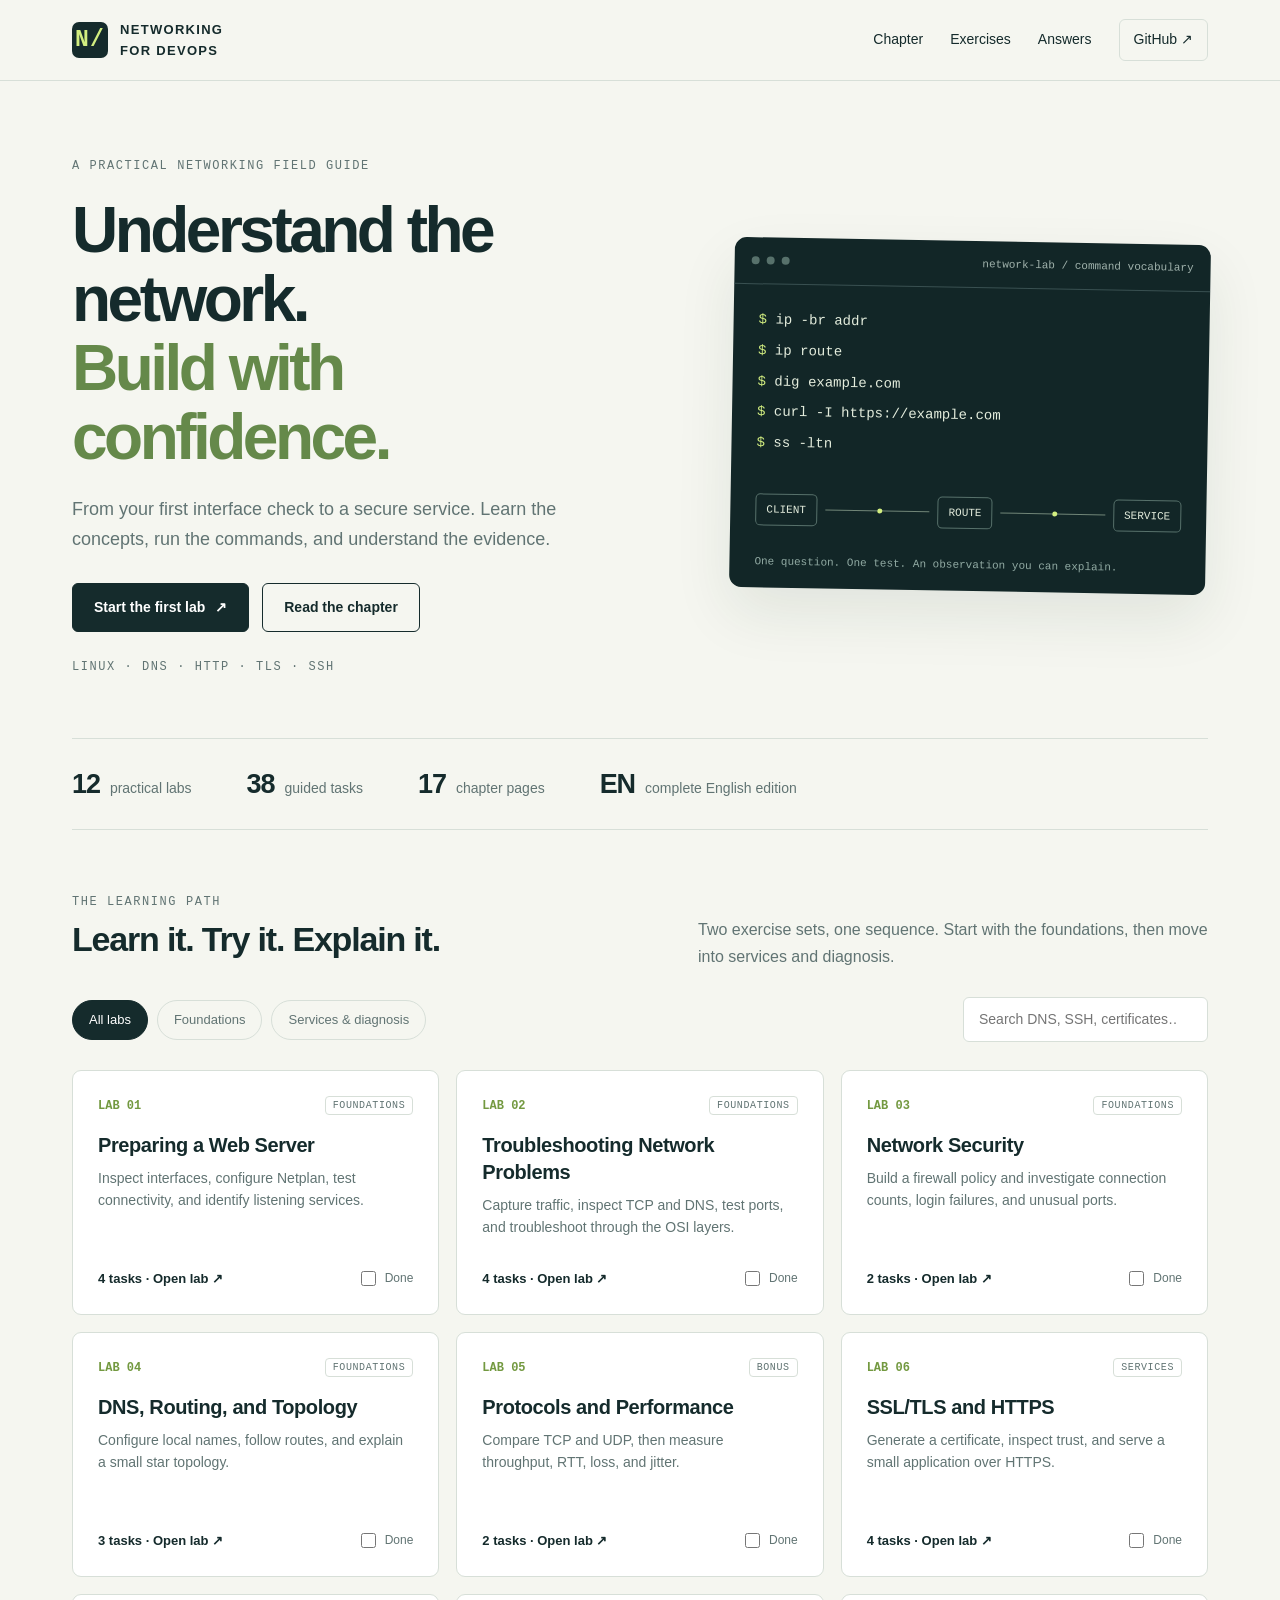
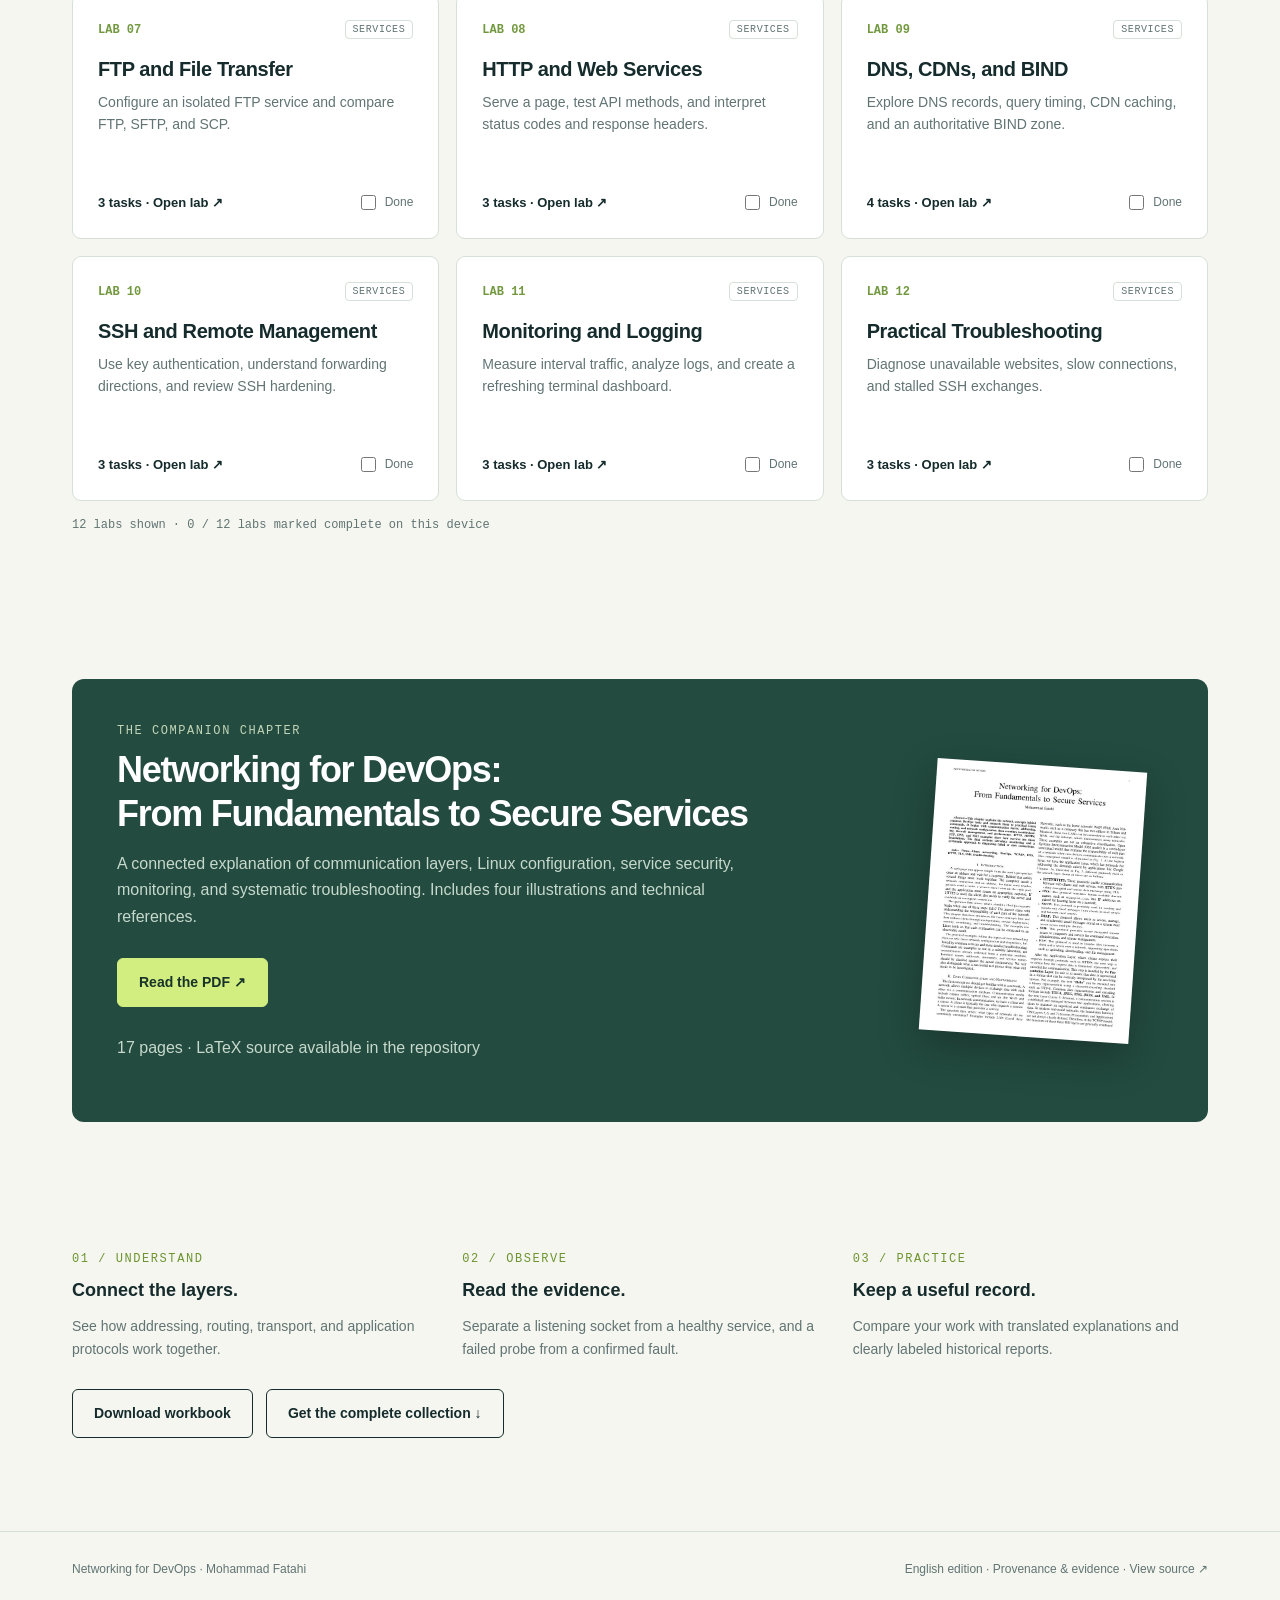
<file: docs/index.html>
<!doctype html><html lang="en"><head><meta charset="utf-8"><meta name="viewport" content="width=device-width,initial-scale=1"><meta name="description" content="A practical Linux networking chapter and 12 English DevOps labs covering addressing, DNS, HTTP, TLS, SSH, monitoring, and troubleshooting."><meta name="theme-color" content="#152b2c"><title>From Fundamentals to Secure Services | Networking for DevOps</title><link rel="icon" href="assets/favicon.svg"><link rel="stylesheet" href="assets/style.css"><script src="assets/app.js" defer></script></head><body><a class="skip" href="#main">Skip to content</a><header class="top"><div class="wrap nav"><a class="brand" href="index.html"><span class="brandmark">N/</span><span>NETWORKING<br>FOR DEVOPS</span></a><nav class="navlinks" aria-label="Main navigation"><a href="index.html#chapter">Chapter</a><a class="" href="exercises.html">Exercises</a><a class="" href="solutions.html">Answers</a><a class="github" href="https://github.com/MohammadFatahi/networking-for-devops">GitHub ↗</a></nav></div></header><main id="main" class="wrap"><section class="hero"><div><div class="eyebrow">A PRACTICAL NETWORKING FIELD GUIDE</div><h1>Understand the network.<br><span>Build with confidence.</span></h1><p>From your first interface check to a secure service. Learn the concepts, run the commands, and understand the evidence.</p><div class="actions"><a class="btn primary" href="exercises.html#lab-01">Start the first lab <span>↗</span></a><a class="btn secondary" href="#chapter">Read the chapter</a></div><div class="eyebrow">LINUX · DNS · HTTP · TLS · SSH</div></div><div class="terminal"><div class="terminalbar"><i></i><i></i><i></i><span>network-lab / command vocabulary</span></div><pre><span class="prompt">$</span> ip -br addr
<span class="prompt">$</span> ip route
<span class="prompt">$</span> dig example.com
<span class="prompt">$</span> curl -I https://example.com
<span class="prompt">$</span> ss -ltn</pre><div class="pathdiagram" aria-label="Client connects through a route to a service"><span class="node">CLIENT</span><span class="wire"></span><span class="node">ROUTE</span><span class="wire"></span><span class="node">SERVICE</span></div><div class="terminalnote">One question. One test. An observation you can explain.</div></div></section><div class="stats"><div class="stat"><strong>12</strong><span>practical labs</span></div><div class="stat"><strong>38</strong><span>guided tasks</span></div><div class="stat"><strong>17</strong><span>chapter pages</span></div><div class="stat"><strong>EN</strong><span>complete English edition</span></div></div><section class="section" id="labs"><div class="sectionhead"><div><div class="eyebrow">THE LEARNING PATH</div><h2>Learn it. Try it. Explain it.</h2></div><p>Two exercise sets, one sequence. Start with the foundations, then move into services and diagnosis.</p></div><div class="filters" aria-label="Lab filters"><button class="filter" type="button" data-group="all" aria-pressed="true">All labs</button><button class="filter" type="button" data-group="foundations" aria-pressed="false">Foundations</button><button class="filter" type="button" data-group="services" aria-pressed="false">Services & diagnosis</button><input class="search" id="lab-search" type="search" aria-label="Search labs" placeholder="Search DNS, SSH, certificates…"></div><div class="grid"><article class="labcard" data-lab="1" data-group="foundations" data-search="preparing a web server inspect interfaces, configure netplan, test connectivity, and identify listening services."><div class="cardtop"><span class="number">LAB 01</span><span class="tag">FOUNDATIONS</span></div><h3>Preparing a Web Server</h3><p>Inspect interfaces, configure Netplan, test connectivity, and identify listening services.</p><div class="cardbottom"><a href="exercises.html#lab-01">4 tasks · Open lab ↗</a><label class="check"><input type="checkbox" aria-label="Mark lab 1 complete">Done</label></div></article><article class="labcard" data-lab="2" data-group="foundations" data-search="troubleshooting network problems capture traffic, inspect tcp and dns, test ports, and troubleshoot through the osi layers."><div class="cardtop"><span class="number">LAB 02</span><span class="tag">FOUNDATIONS</span></div><h3>Troubleshooting Network Problems</h3><p>Capture traffic, inspect TCP and DNS, test ports, and troubleshoot through the OSI layers.</p><div class="cardbottom"><a href="exercises.html#lab-02">4 tasks · Open lab ↗</a><label class="check"><input type="checkbox" aria-label="Mark lab 2 complete">Done</label></div></article><article class="labcard" data-lab="3" data-group="foundations" data-search="network security build a firewall policy and investigate connection counts, login failures, and unusual ports."><div class="cardtop"><span class="number">LAB 03</span><span class="tag">FOUNDATIONS</span></div><h3>Network Security</h3><p>Build a firewall policy and investigate connection counts, login failures, and unusual ports.</p><div class="cardbottom"><a href="exercises.html#lab-03">2 tasks · Open lab ↗</a><label class="check"><input type="checkbox" aria-label="Mark lab 3 complete">Done</label></div></article><article class="labcard" data-lab="4" data-group="foundations" data-search="dns, routing, and topology configure local names, follow routes, and explain a small star topology."><div class="cardtop"><span class="number">LAB 04</span><span class="tag">FOUNDATIONS</span></div><h3>DNS, Routing, and Topology</h3><p>Configure local names, follow routes, and explain a small star topology.</p><div class="cardbottom"><a href="exercises.html#lab-04">3 tasks · Open lab ↗</a><label class="check"><input type="checkbox" aria-label="Mark lab 4 complete">Done</label></div></article><article class="labcard" data-lab="5" data-group="foundations" data-search="protocols and performance compare tcp and udp, then measure throughput, rtt, loss, and jitter."><div class="cardtop"><span class="number">LAB 05</span><span class="tag">BONUS</span></div><h3>Protocols and Performance</h3><p>Compare TCP and UDP, then measure throughput, RTT, loss, and jitter.</p><div class="cardbottom"><a href="exercises.html#lab-05">2 tasks · Open lab ↗</a><label class="check"><input type="checkbox" aria-label="Mark lab 5 complete">Done</label></div></article><article class="labcard" data-lab="6" data-group="services" data-search="ssl/tls and https generate a certificate, inspect trust, and serve a small application over https."><div class="cardtop"><span class="number">LAB 06</span><span class="tag">SERVICES</span></div><h3>SSL/TLS and HTTPS</h3><p>Generate a certificate, inspect trust, and serve a small application over HTTPS.</p><div class="cardbottom"><a href="exercises.html#lab-06">4 tasks · Open lab ↗</a><label class="check"><input type="checkbox" aria-label="Mark lab 6 complete">Done</label></div></article><article class="labcard" data-lab="7" data-group="services" data-search="ftp and file transfer configure an isolated ftp service and compare ftp, sftp, and scp."><div class="cardtop"><span class="number">LAB 07</span><span class="tag">SERVICES</span></div><h3>FTP and File Transfer</h3><p>Configure an isolated FTP service and compare FTP, SFTP, and SCP.</p><div class="cardbottom"><a href="exercises.html#lab-07">3 tasks · Open lab ↗</a><label class="check"><input type="checkbox" aria-label="Mark lab 7 complete">Done</label></div></article><article class="labcard" data-lab="8" data-group="services" data-search="http and web services serve a page, test api methods, and interpret status codes and response headers."><div class="cardtop"><span class="number">LAB 08</span><span class="tag">SERVICES</span></div><h3>HTTP and Web Services</h3><p>Serve a page, test API methods, and interpret status codes and response headers.</p><div class="cardbottom"><a href="exercises.html#lab-08">3 tasks · Open lab ↗</a><label class="check"><input type="checkbox" aria-label="Mark lab 8 complete">Done</label></div></article><article class="labcard" data-lab="9" data-group="services" data-search="dns, cdns, and bind explore dns records, query timing, cdn caching, and an authoritative bind zone."><div class="cardtop"><span class="number">LAB 09</span><span class="tag">SERVICES</span></div><h3>DNS, CDNs, and BIND</h3><p>Explore DNS records, query timing, CDN caching, and an authoritative BIND zone.</p><div class="cardbottom"><a href="exercises.html#lab-09">4 tasks · Open lab ↗</a><label class="check"><input type="checkbox" aria-label="Mark lab 9 complete">Done</label></div></article><article class="labcard" data-lab="10" data-group="services" data-search="ssh and remote management use key authentication, understand forwarding directions, and review ssh hardening."><div class="cardtop"><span class="number">LAB 10</span><span class="tag">SERVICES</span></div><h3>SSH and Remote Management</h3><p>Use key authentication, understand forwarding directions, and review SSH hardening.</p><div class="cardbottom"><a href="exercises.html#lab-10">3 tasks · Open lab ↗</a><label class="check"><input type="checkbox" aria-label="Mark lab 10 complete">Done</label></div></article><article class="labcard" data-lab="11" data-group="services" data-search="monitoring and logging measure interval traffic, analyze logs, and create a refreshing terminal dashboard."><div class="cardtop"><span class="number">LAB 11</span><span class="tag">SERVICES</span></div><h3>Monitoring and Logging</h3><p>Measure interval traffic, analyze logs, and create a refreshing terminal dashboard.</p><div class="cardbottom"><a href="exercises.html#lab-11">3 tasks · Open lab ↗</a><label class="check"><input type="checkbox" aria-label="Mark lab 11 complete">Done</label></div></article><article class="labcard" data-lab="12" data-group="services" data-search="practical troubleshooting diagnose unavailable websites, slow connections, and stalled ssh exchanges."><div class="cardtop"><span class="number">LAB 12</span><span class="tag">SERVICES</span></div><h3>Practical Troubleshooting</h3><p>Diagnose unavailable websites, slow connections, and stalled SSH exchanges.</p><div class="cardbottom"><a href="exercises.html#lab-12">3 tasks · Open lab ↗</a><label class="check"><input type="checkbox" aria-label="Mark lab 12 complete">Done</label></div></article></div><p id="empty" class="empty" hidden>No labs match your search. Try another topic or select All labs.</p><div class="progressline"><span id="search-count" aria-live="polite"></span> · <span id="progress" aria-live="polite"></span></div></section><section class="section" id="chapter"><div class="book"><div><div class="eyebrow">THE COMPANION CHAPTER</div><h2>Networking for DevOps:<br>From Fundamentals to Secure Services</h2><p>A connected explanation of communication layers, Linux configuration, service security, monitoring, and systematic troubleshooting. Includes four illustrations and technical references.</p><div class="actions"><a class="btn" href="downloads/Networking_for_DevOps_Chapter.pdf">Read the PDF ↗</a></div><p>17 pages · LaTeX source available in the repository</p></div><img src="assets/chapter-cover.jpg" alt="First page of the Networking for DevOps chapter" loading="lazy"></div></section><section class="section"><div class="principles"><div><div class="eyebrow">01 / UNDERSTAND</div><h3>Connect the layers.</h3><p>See how addressing, routing, transport, and application protocols work together.</p></div><div><div class="eyebrow">02 / OBSERVE</div><h3>Read the evidence.</h3><p>Separate a listening socket from a healthy service, and a failed probe from a confirmed fault.</p></div><div><div class="eyebrow">03 / PRACTICE</div><h3>Keep a useful record.</h3><p>Compare your work with translated explanations and clearly labeled historical reports.</p></div></div><div class="actions"><a class="btn secondary" href="downloads/Networking_for_DevOps_Workbook.pdf">Download workbook</a><a class="btn secondary" href="downloads/networking-for-devops.zip">Get the complete collection ↓</a></div></section></main><footer class="footer"><div class="wrap"><span>Networking for DevOps · Mohammad Fatahi</span><span>English edition · <a href="solutions.html#evidence">Provenance & evidence</a> · <a href="https://github.com/MohammadFatahi/networking-for-devops">View source ↗</a></span></div></footer></body></html>
</file>
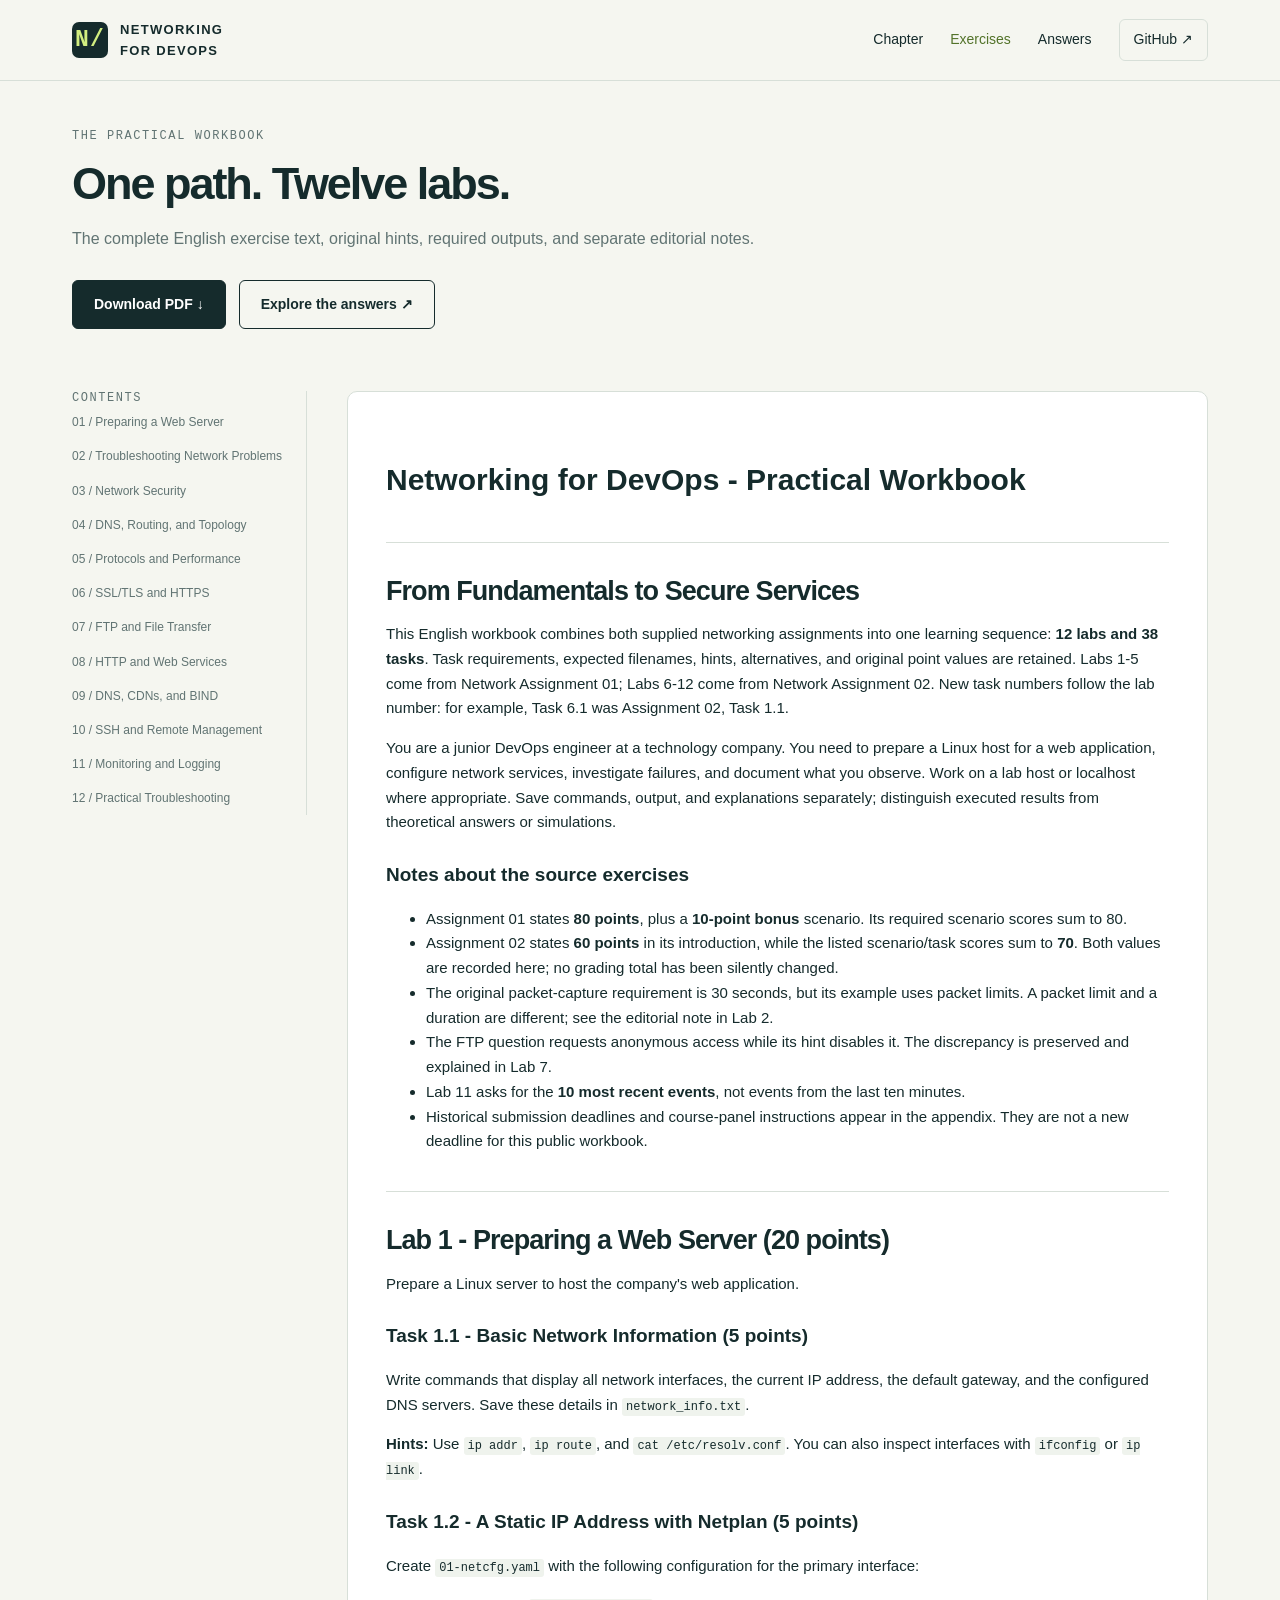
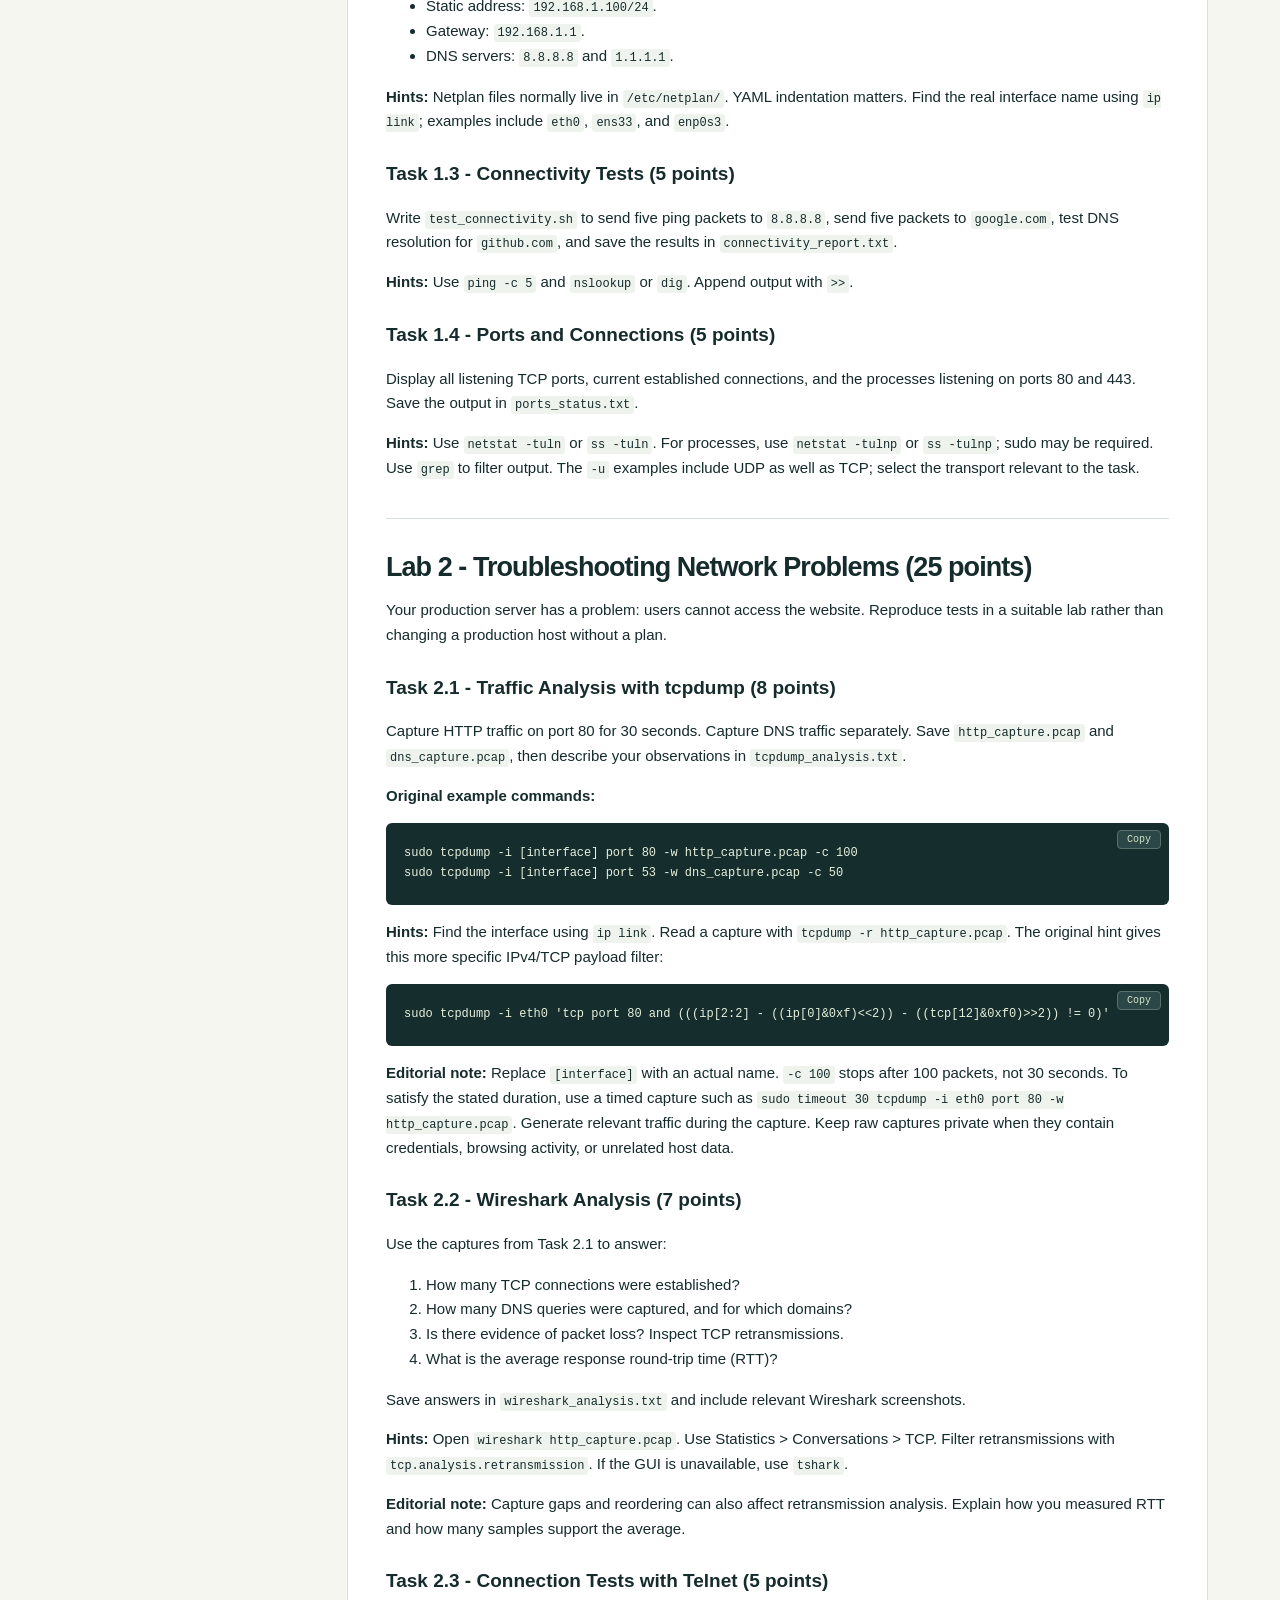
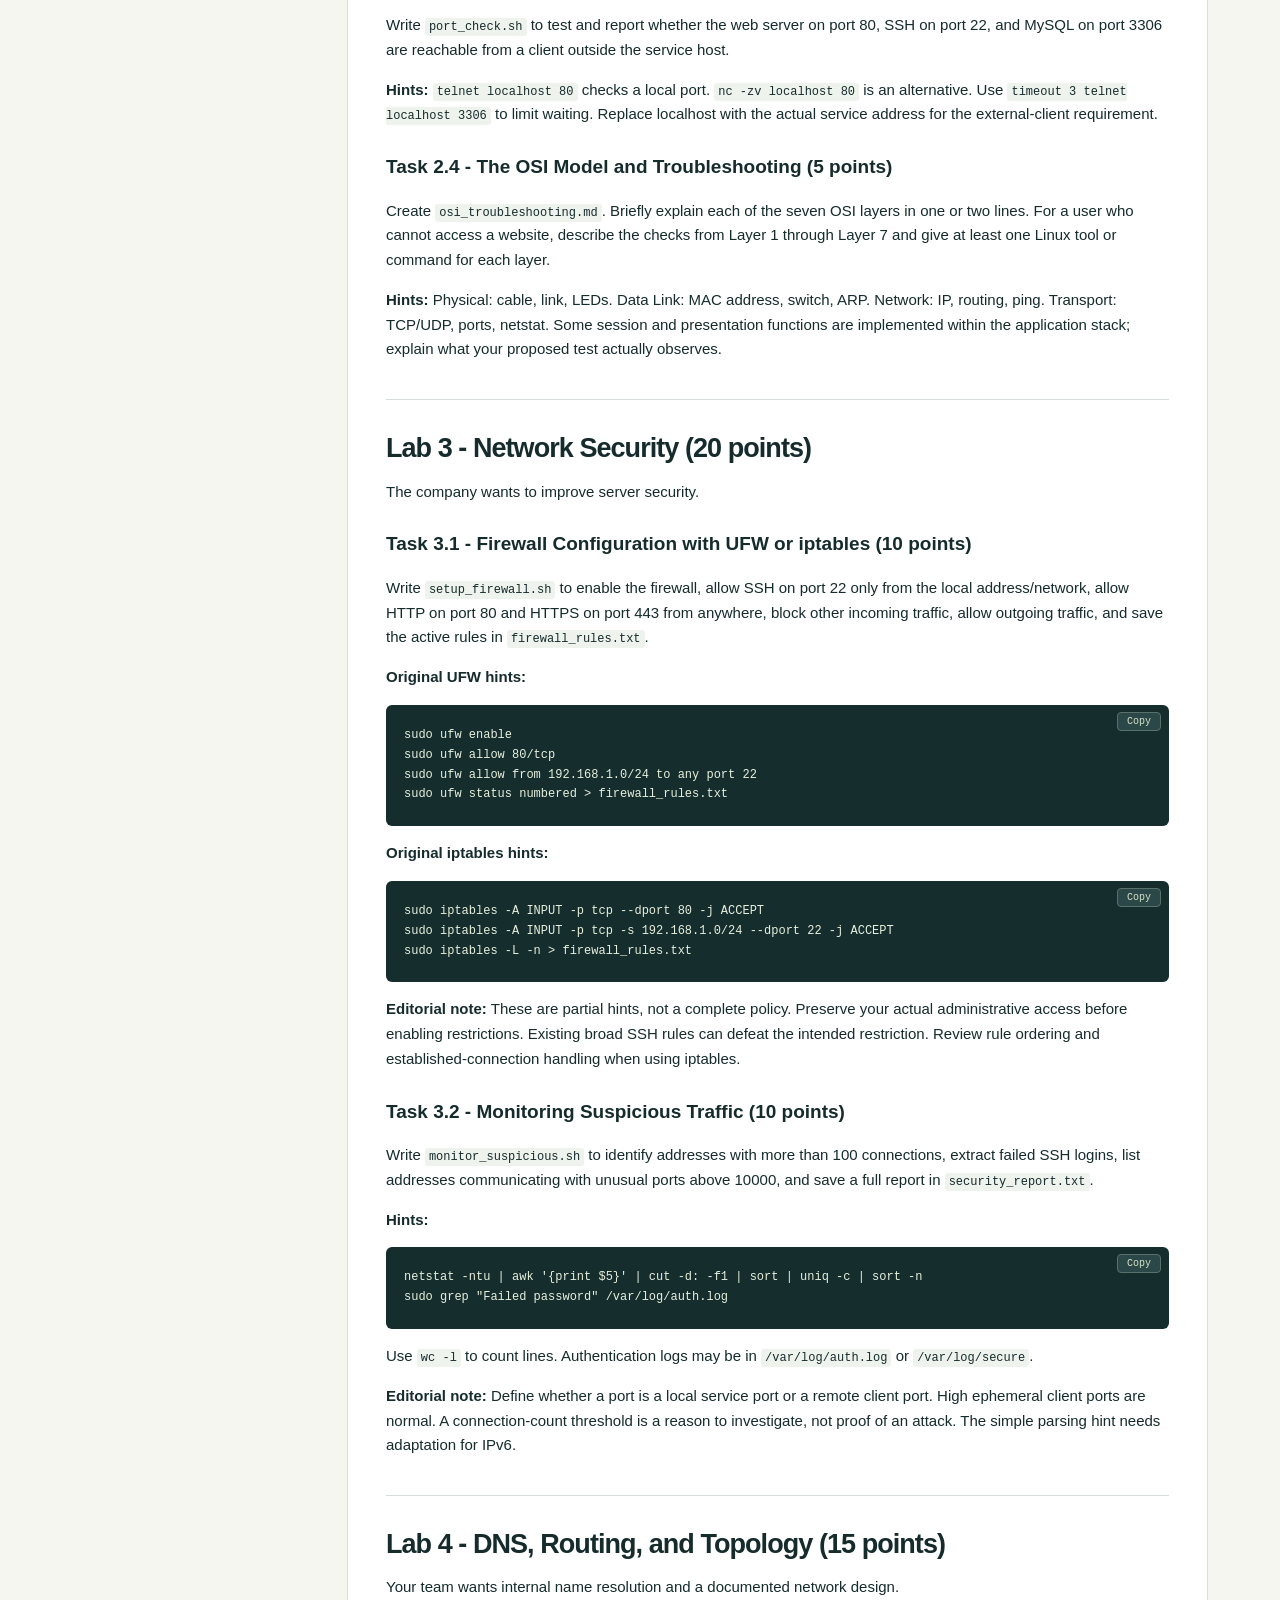
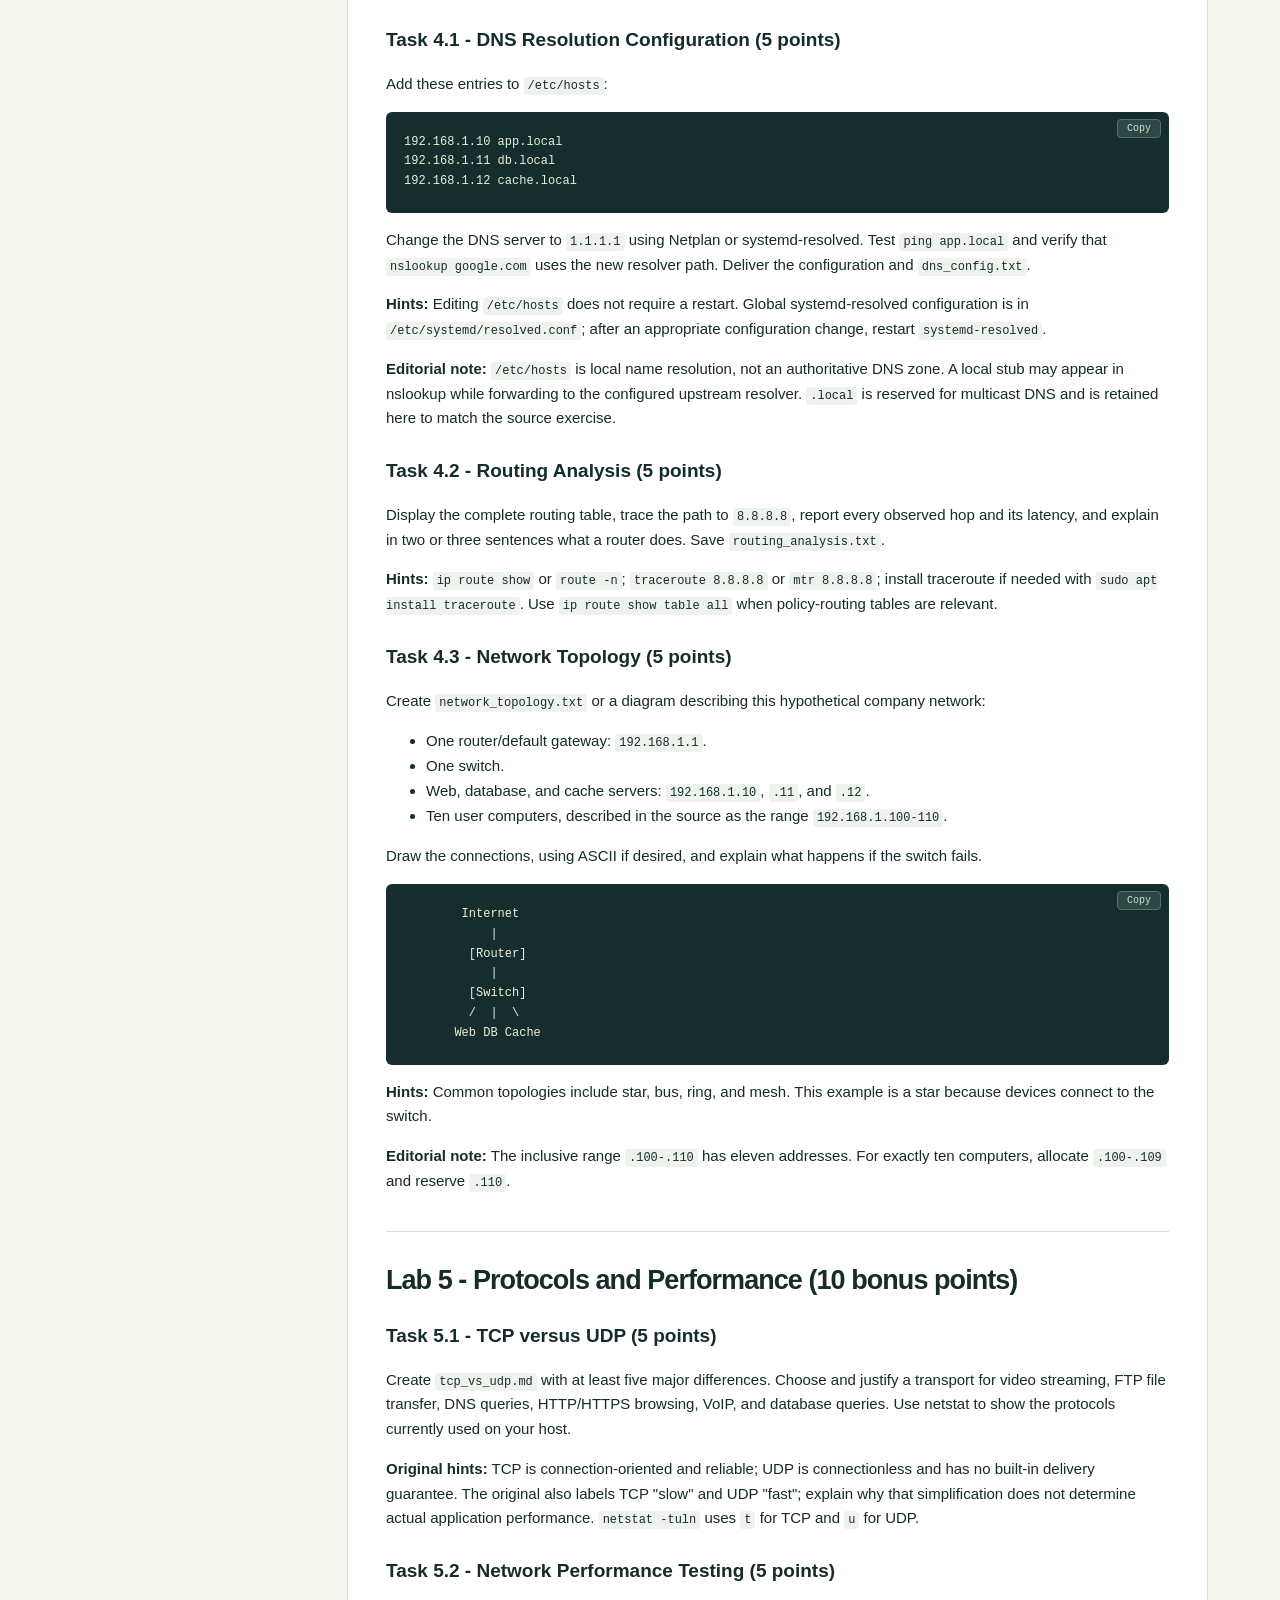
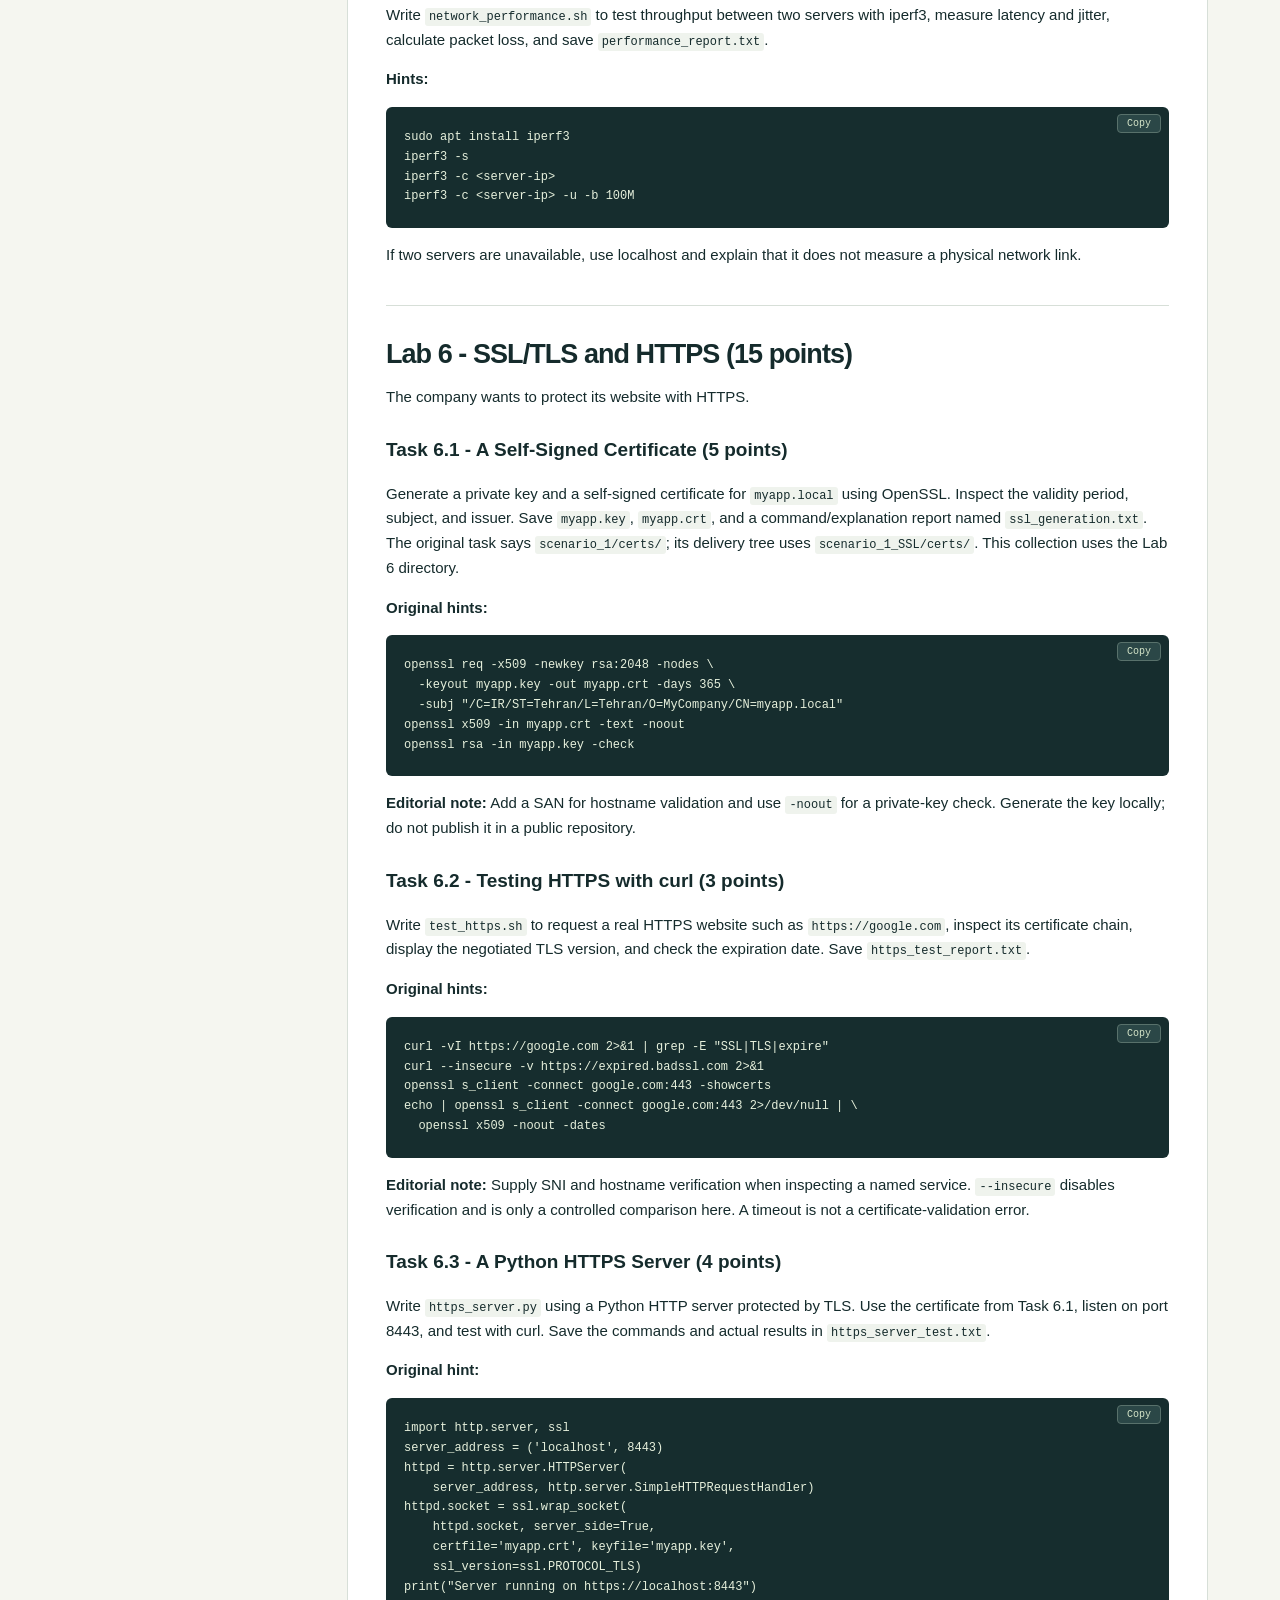
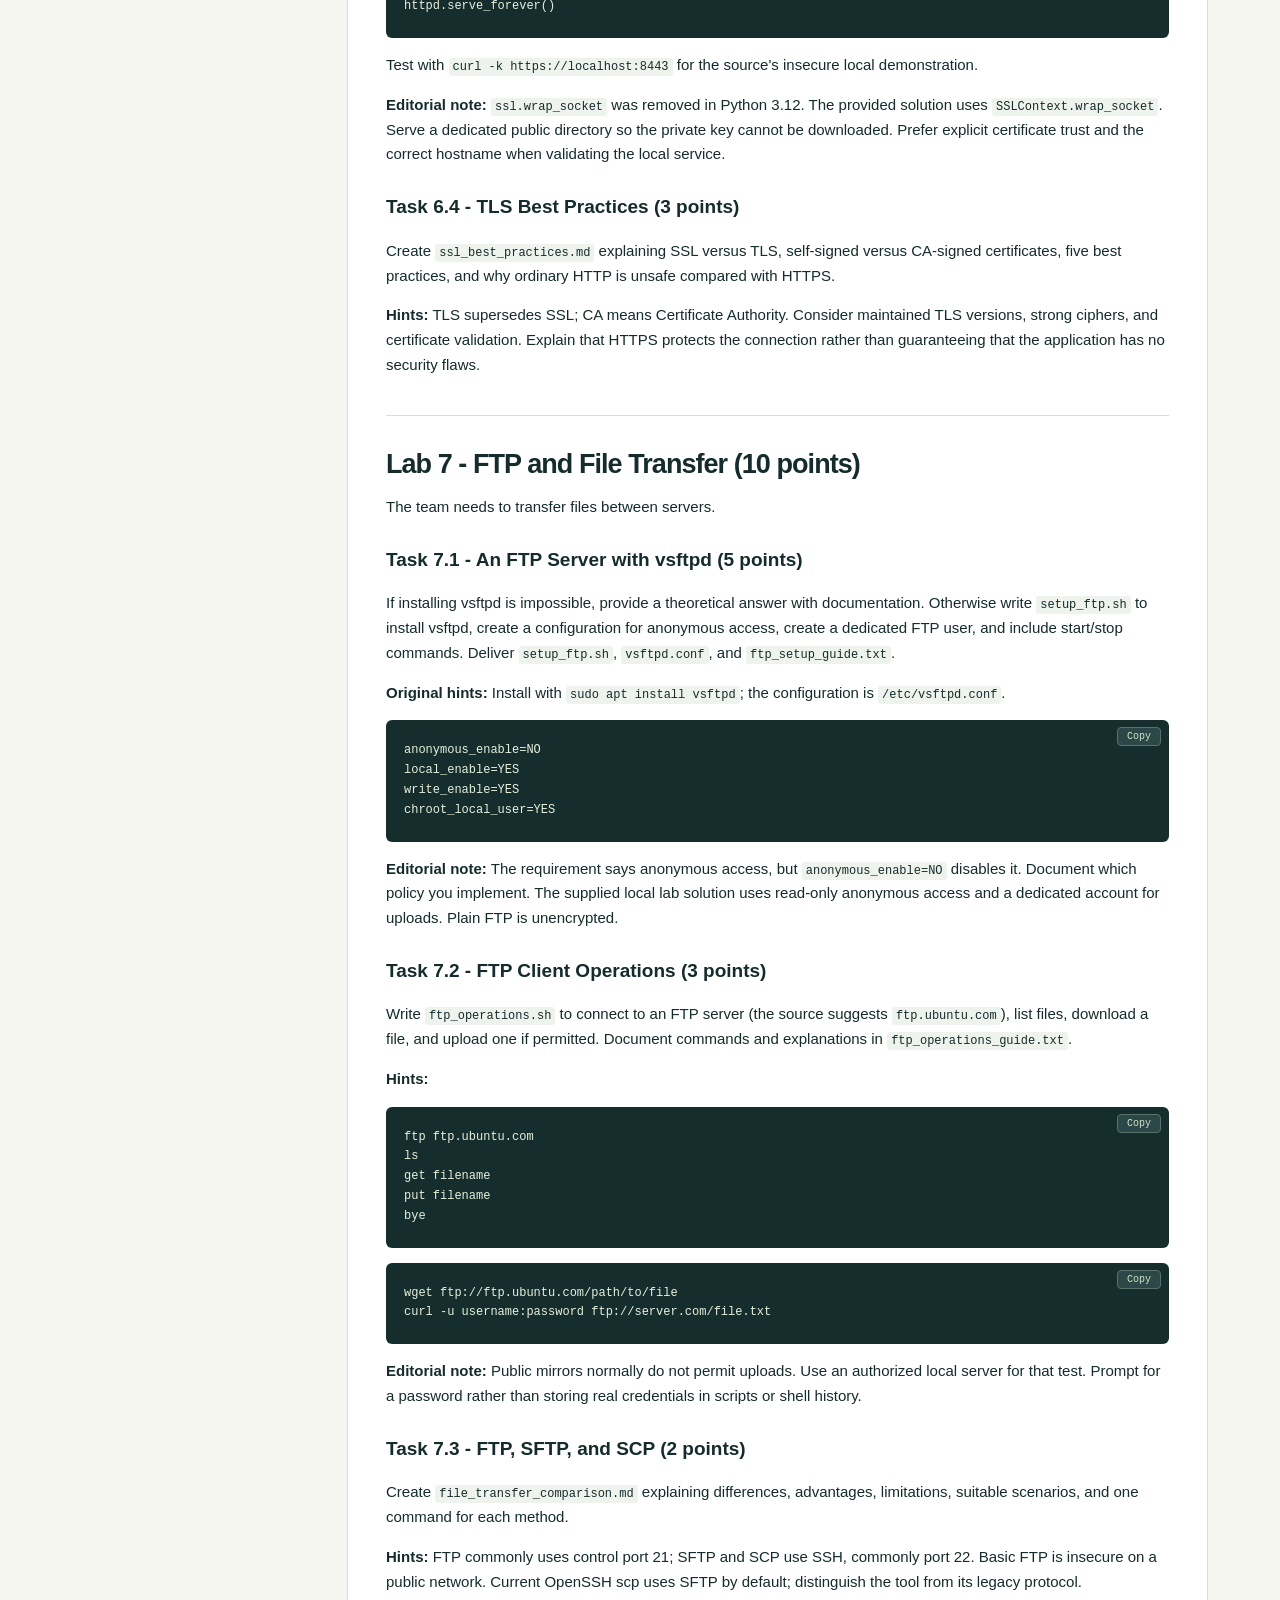
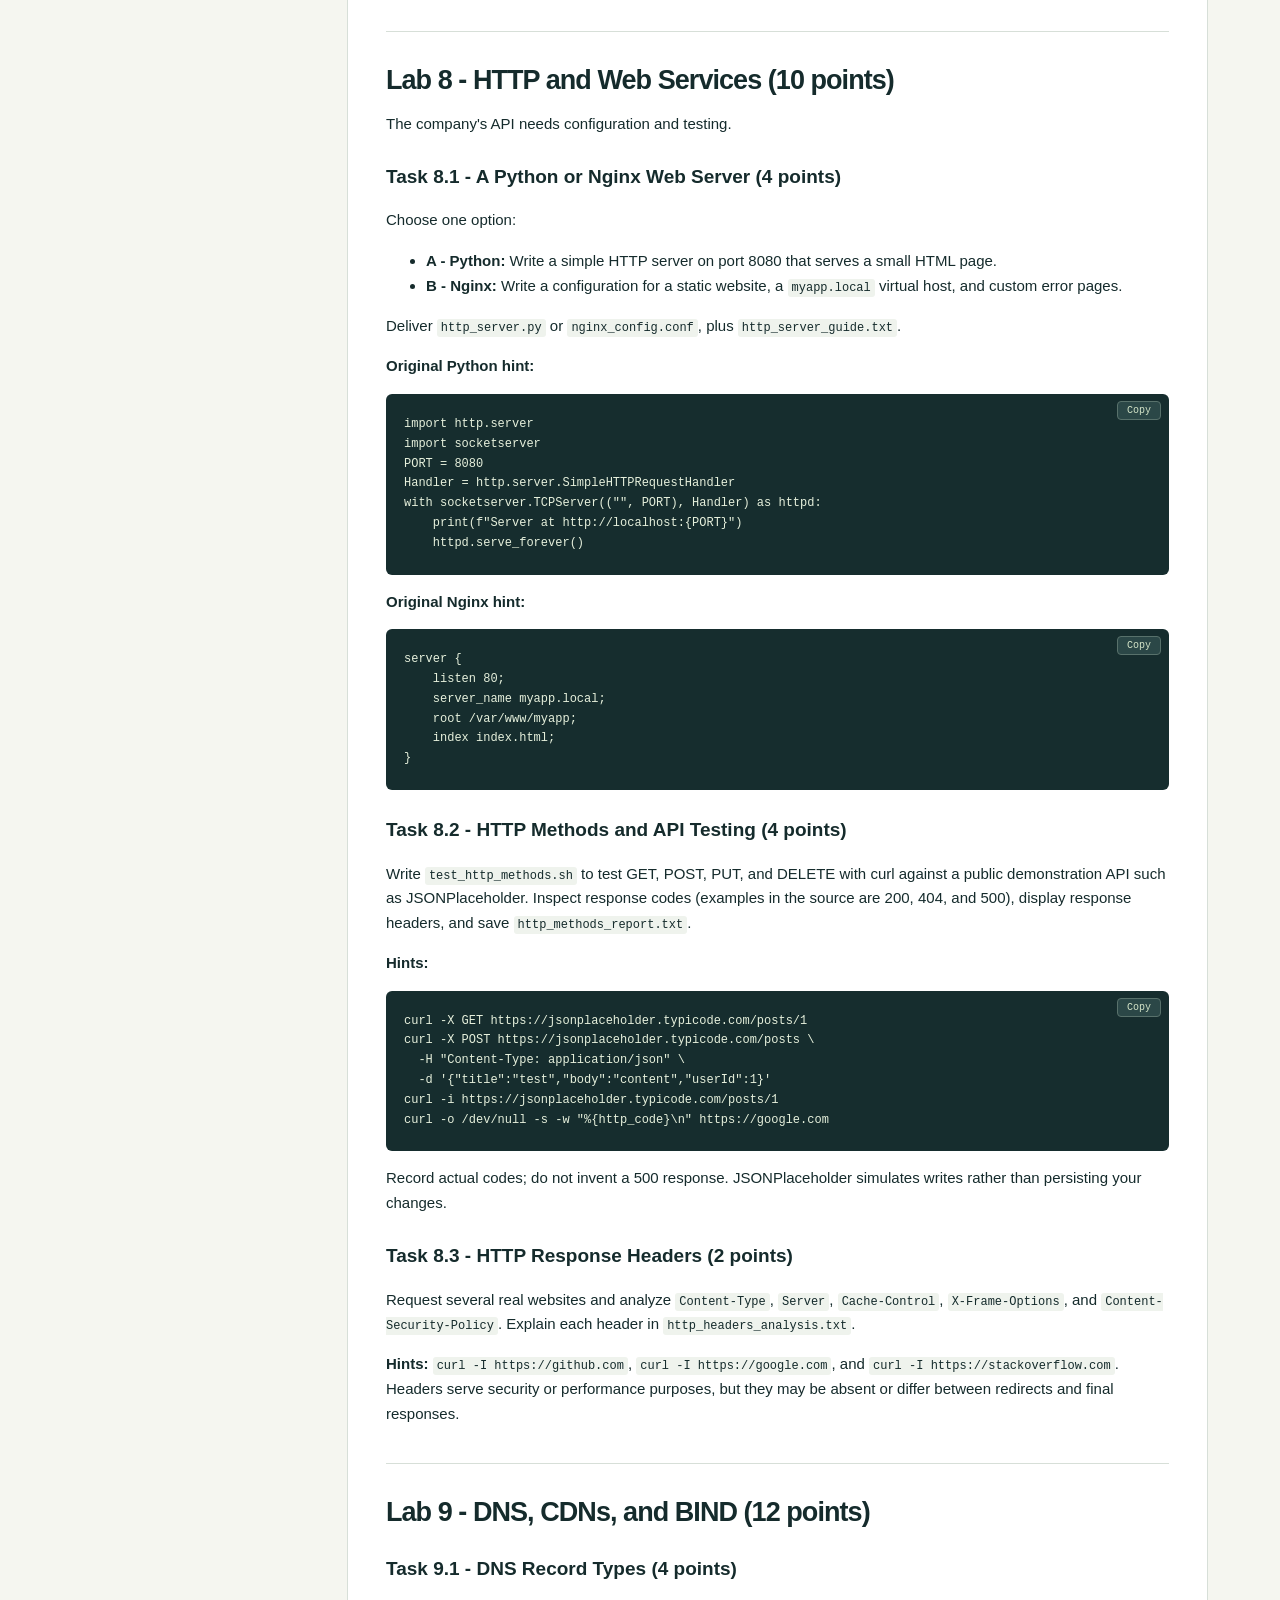
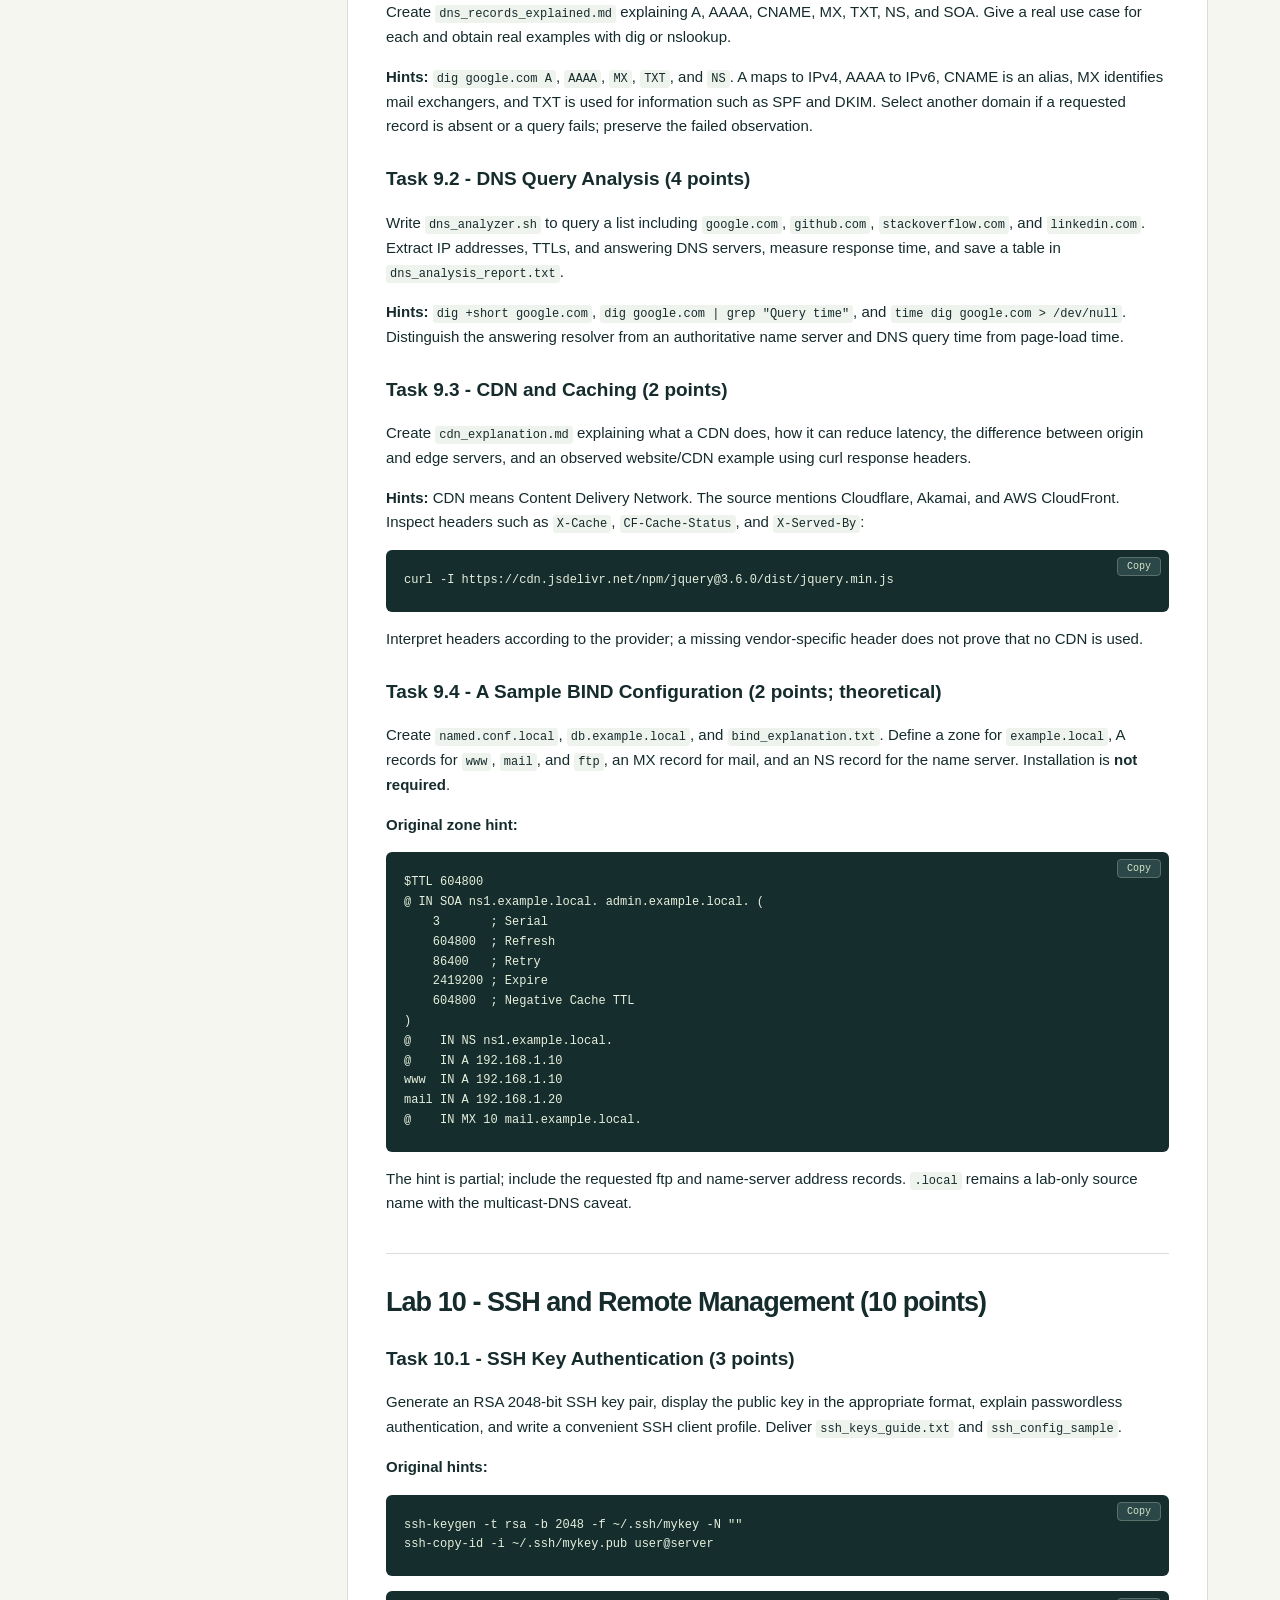
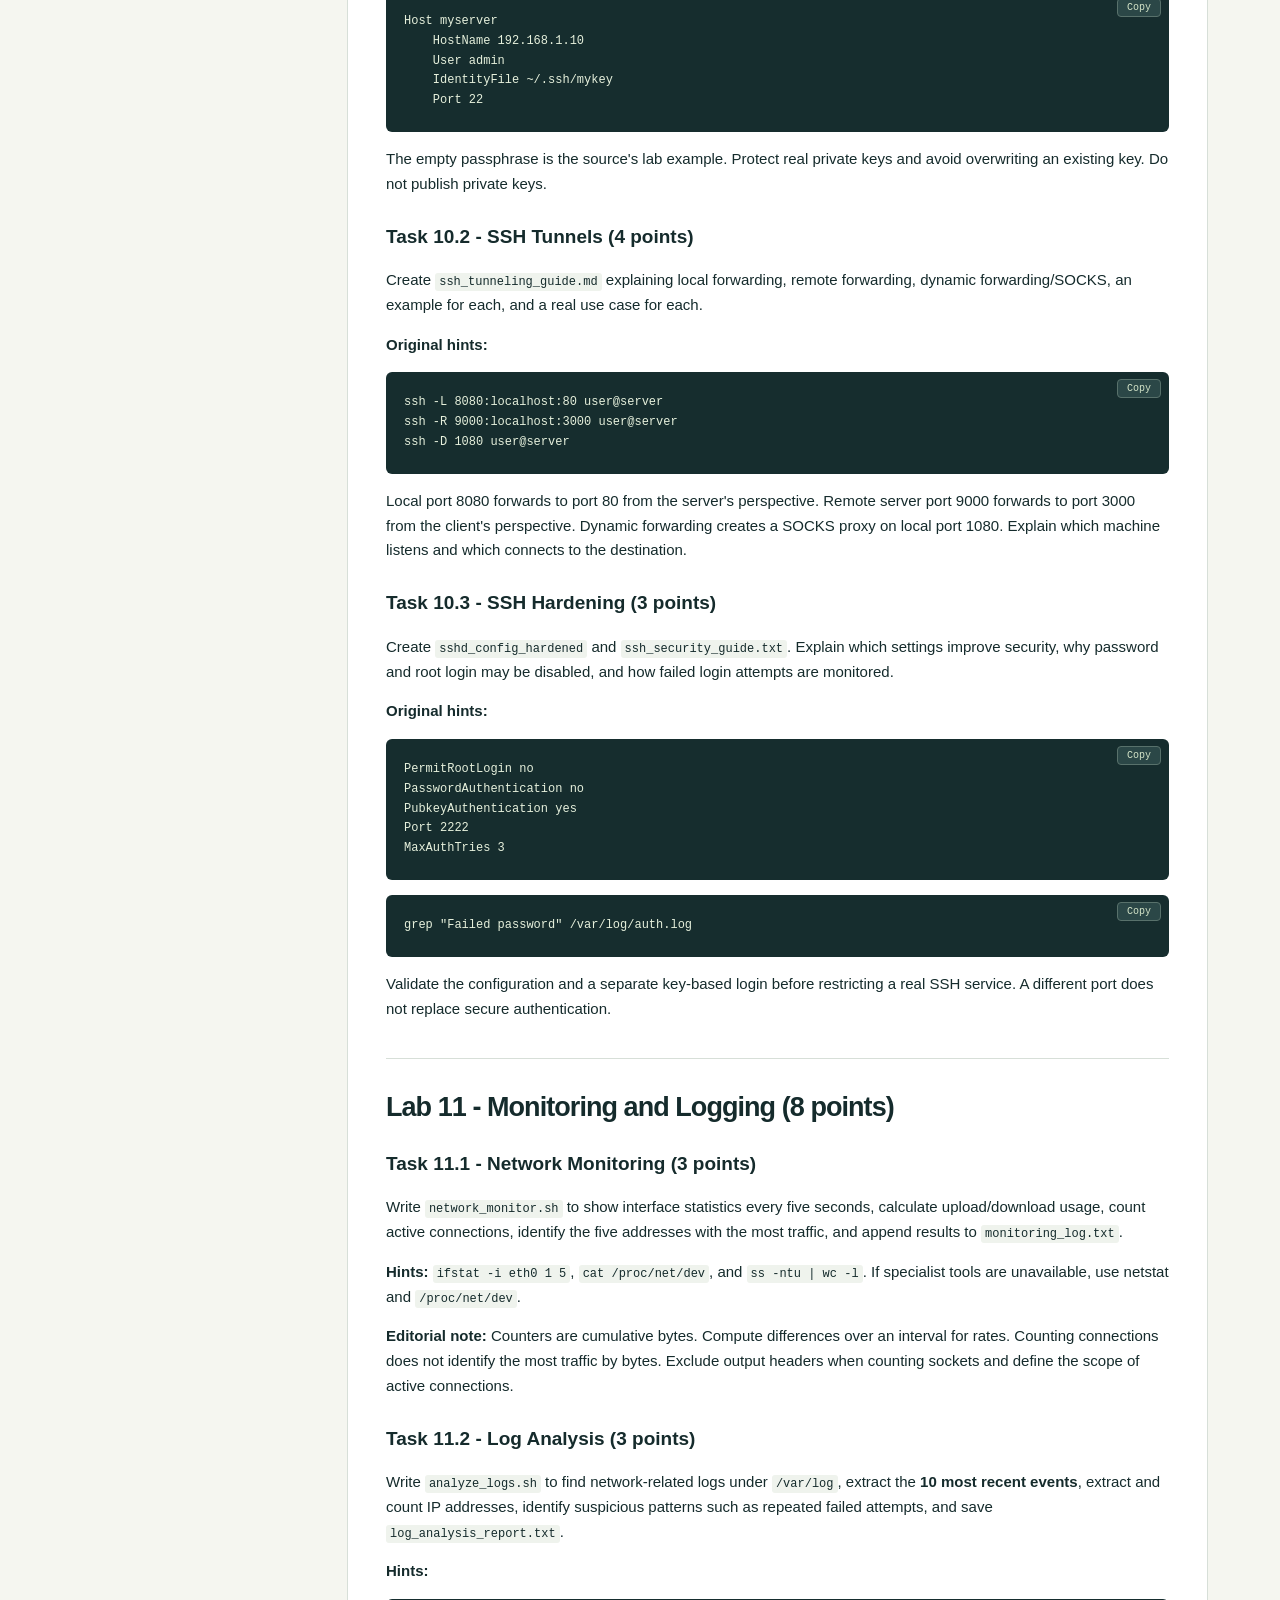
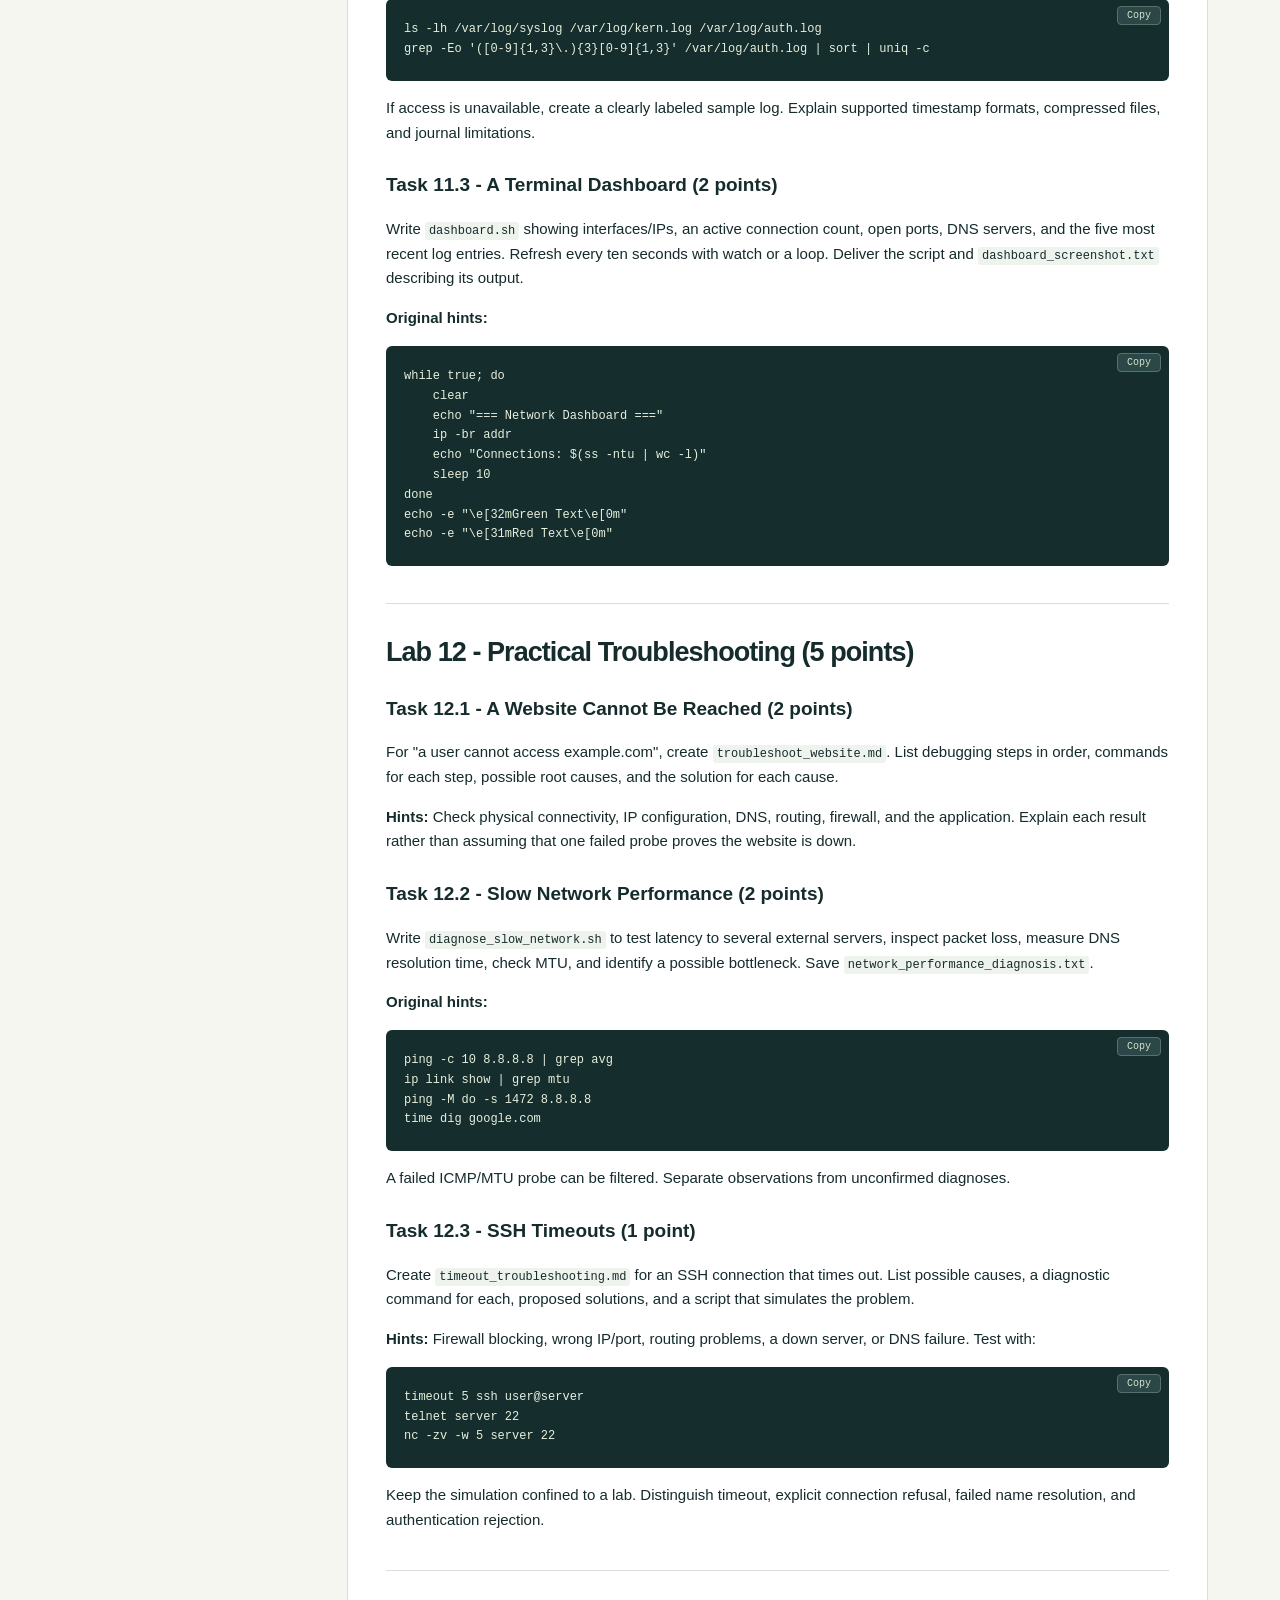
<file: docs/exercises.html>
<!doctype html><html lang="en"><head><meta charset="utf-8"><meta name="viewport" content="width=device-width,initial-scale=1"><meta name="description" content="A practical Linux networking chapter and 12 English DevOps labs covering addressing, DNS, HTTP, TLS, SSH, monitoring, and troubleshooting."><meta name="theme-color" content="#152b2c"><title>English Exercises | Networking for DevOps</title><link rel="icon" href="assets/favicon.svg"><link rel="stylesheet" href="assets/style.css"><script src="assets/app.js" defer></script></head><body><a class="skip" href="#main">Skip to content</a><header class="top"><div class="wrap nav"><a class="brand" href="index.html"><span class="brandmark">N/</span><span>NETWORKING<br>FOR DEVOPS</span></a><nav class="navlinks" aria-label="Main navigation"><a href="index.html#chapter">Chapter</a><a class="active" href="exercises.html">Exercises</a><a class="" href="solutions.html">Answers</a><a class="github" href="https://github.com/MohammadFatahi/networking-for-devops">GitHub ↗</a></nav></div></header><main id="main" class="wrap"><div class="pageintro"><div class="eyebrow">THE PRACTICAL WORKBOOK</div><h1>One path. Twelve labs.</h1><p>The complete English exercise text, original hints, required outputs, and separate editorial notes.</p><div class="actions"><a class="btn primary" href="downloads/Networking_for_DevOps_Workbook.pdf">Download PDF ↓</a><a class="btn secondary" href="solutions.html">Explore the answers ↗</a></div></div><div class="readerlayout"><aside class="toc" aria-label="Lab contents"><div class="eyebrow">CONTENTS</div><a href="#lab-01">01 / Preparing a Web Server</a><a href="#lab-02">02 / Troubleshooting Network Problems</a><a href="#lab-03">03 / Network Security</a><a href="#lab-04">04 / DNS, Routing, and Topology</a><a href="#lab-05">05 / Protocols and Performance</a><a href="#lab-06">06 / SSL/TLS and HTTPS</a><a href="#lab-07">07 / FTP and File Transfer</a><a href="#lab-08">08 / HTTP and Web Services</a><a href="#lab-09">09 / DNS, CDNs, and BIND</a><a href="#lab-10">10 / SSH and Remote Management</a><a href="#lab-11">11 / Monitoring and Logging</a><a href="#lab-12">12 / Practical Troubleshooting</a></aside><article class="reader"><h1 id="networking-for-devops-practical-workbook">Networking for DevOps - Practical Workbook</h1>
<h2 id="from-fundamentals-to-secure-services">From Fundamentals to Secure Services</h2>
<p>This English workbook combines both supplied networking assignments into one learning sequence: <strong>12 labs and 38 tasks</strong>. Task requirements, expected filenames, hints, alternatives, and original point values are retained. Labs 1-5 come from Network Assignment 01; Labs 6-12 come from Network Assignment 02. New task numbers follow the lab number: for example, Task 6.1 was Assignment 02, Task 1.1.</p>
<p>You are a junior DevOps engineer at a technology company. You need to prepare a Linux host for a web application, configure network services, investigate failures, and document what you observe. Work on a lab host or localhost where appropriate. Save commands, output, and explanations separately; distinguish executed results from theoretical answers or simulations.</p>
<h3 id="notes-about-the-source-exercises">Notes about the source exercises</h3>
<ul>
<li>Assignment 01 states <strong>80 points</strong>, plus a <strong>10-point bonus</strong> scenario. Its required scenario scores sum to 80.</li>
<li>Assignment 02 states <strong>60 points</strong> in its introduction, while the listed scenario/task scores sum to <strong>70</strong>. Both values are recorded here; no grading total has been silently changed.</li>
<li>The original packet-capture requirement is 30 seconds, but its example uses packet limits. A packet limit and a duration are different; see the editorial note in Lab 2.</li>
<li>The FTP question requests anonymous access while its hint disables it. The discrepancy is preserved and explained in Lab 7.</li>
<li>Lab 11 asks for the <strong>10 most recent events</strong>, not events from the last ten minutes.</li>
<li>Historical submission deadlines and course-panel instructions appear in the appendix. They are not a new deadline for this public workbook.</li>
</ul>
<h2 id="lab-01">Lab 1 - Preparing a Web Server (20 points)</h2>
<p>Prepare a Linux server to host the company&#x27;s web application.</p>
<h3 id="task-1-1-basic-network-information-5-points">Task 1.1 - Basic Network Information (5 points)</h3>
<p>Write commands that display all network interfaces, the current IP address, the default gateway, and the configured DNS servers. Save these details in <code>network_info.txt</code>.</p>
<p><strong>Hints:</strong> Use <code>ip addr</code>, <code>ip route</code>, and <code>cat /etc/resolv.conf</code>. You can also inspect interfaces with <code>ifconfig</code> or <code>ip link</code>.</p>
<h3 id="task-1-2-a-static-ip-address-with-netplan-5-points">Task 1.2 - A Static IP Address with Netplan (5 points)</h3>
<p>Create <code>01-netcfg.yaml</code> with the following configuration for the primary interface:</p>
<ul>
<li>Static address: <code>192.168.1.100/24</code>.</li>
<li>Gateway: <code>192.168.1.1</code>.</li>
<li>DNS servers: <code>8.8.8.8</code> and <code>1.1.1.1</code>.</li>
</ul>
<p><strong>Hints:</strong> Netplan files normally live in <code>/etc/netplan/</code>. YAML indentation matters. Find the real interface name using <code>ip link</code>; examples include <code>eth0</code>, <code>ens33</code>, and <code>enp0s3</code>.</p>
<h3 id="task-1-3-connectivity-tests-5-points">Task 1.3 - Connectivity Tests (5 points)</h3>
<p>Write <code>test_connectivity.sh</code> to send five ping packets to <code>8.8.8.8</code>, send five packets to <code>google.com</code>, test DNS resolution for <code>github.com</code>, and save the results in <code>connectivity_report.txt</code>.</p>
<p><strong>Hints:</strong> Use <code>ping -c 5</code> and <code>nslookup</code> or <code>dig</code>. Append output with <code>&gt;&gt;</code>.</p>
<h3 id="task-1-4-ports-and-connections-5-points">Task 1.4 - Ports and Connections (5 points)</h3>
<p>Display all listening TCP ports, current established connections, and the processes listening on ports 80 and 443. Save the output in <code>ports_status.txt</code>.</p>
<p><strong>Hints:</strong> Use <code>netstat -tuln</code> or <code>ss -tuln</code>. For processes, use <code>netstat -tulnp</code> or <code>ss -tulnp</code>; sudo may be required. Use <code>grep</code> to filter output. The <code>-u</code> examples include UDP as well as TCP; select the transport relevant to the task.</p>
<h2 id="lab-02">Lab 2 - Troubleshooting Network Problems (25 points)</h2>
<p>Your production server has a problem: users cannot access the website. Reproduce tests in a suitable lab rather than changing a production host without a plan.</p>
<h3 id="task-2-1-traffic-analysis-with-tcpdump-8-points">Task 2.1 - Traffic Analysis with tcpdump (8 points)</h3>
<p>Capture HTTP traffic on port 80 for 30 seconds. Capture DNS traffic separately. Save <code>http_capture.pcap</code> and <code>dns_capture.pcap</code>, then describe your observations in <code>tcpdump_analysis.txt</code>.</p>
<p><strong>Original example commands:</strong></p>
<div class="codebox"><button class="copy" type="button" aria-label="Copy code">Copy</button><pre><code>sudo tcpdump -i [interface] port 80 -w http_capture.pcap -c 100
sudo tcpdump -i [interface] port 53 -w dns_capture.pcap -c 50</code></pre></div>
<p><strong>Hints:</strong> Find the interface using <code>ip link</code>. Read a capture with <code>tcpdump -r http_capture.pcap</code>. The original hint gives this more specific IPv4/TCP payload filter:</p>
<div class="codebox"><button class="copy" type="button" aria-label="Copy code">Copy</button><pre><code>sudo tcpdump -i eth0 &#x27;tcp port 80 and (((ip[2:2] - ((ip[0]&amp;0xf)&lt;&lt;2)) - ((tcp[12]&amp;0xf0)&gt;&gt;2)) != 0)&#x27;</code></pre></div>
<p><strong>Editorial note:</strong> Replace <code>[interface]</code> with an actual name. <code>-c 100</code> stops after 100 packets, not 30 seconds. To satisfy the stated duration, use a timed capture such as <code>sudo timeout 30 tcpdump -i eth0 port 80 -w http_capture.pcap</code>. Generate relevant traffic during the capture. Keep raw captures private when they contain credentials, browsing activity, or unrelated host data.</p>
<h3 id="task-2-2-wireshark-analysis-7-points">Task 2.2 - Wireshark Analysis (7 points)</h3>
<p>Use the captures from Task 2.1 to answer:</p>
<ol>
<li>How many TCP connections were established?</li>
<li>How many DNS queries were captured, and for which domains?</li>
<li>Is there evidence of packet loss? Inspect TCP retransmissions.</li>
<li>What is the average response round-trip time (RTT)?</li>
</ol>
<p>Save answers in <code>wireshark_analysis.txt</code> and include relevant Wireshark screenshots.</p>
<p><strong>Hints:</strong> Open <code>wireshark http_capture.pcap</code>. Use Statistics &gt; Conversations &gt; TCP. Filter retransmissions with <code>tcp.analysis.retransmission</code>. If the GUI is unavailable, use <code>tshark</code>.</p>
<p><strong>Editorial note:</strong> Capture gaps and reordering can also affect retransmission analysis. Explain how you measured RTT and how many samples support the average.</p>
<h3 id="task-2-3-connection-tests-with-telnet-5-points">Task 2.3 - Connection Tests with Telnet (5 points)</h3>
<p>Write <code>port_check.sh</code> to test and report whether the web server on port 80, SSH on port 22, and MySQL on port 3306 are reachable from a client outside the service host.</p>
<p><strong>Hints:</strong> <code>telnet localhost 80</code> checks a local port. <code>nc -zv localhost 80</code> is an alternative. Use <code>timeout 3 telnet localhost 3306</code> to limit waiting. Replace localhost with the actual service address for the external-client requirement.</p>
<h3 id="task-2-4-the-osi-model-and-troubleshooting-5-points">Task 2.4 - The OSI Model and Troubleshooting (5 points)</h3>
<p>Create <code>osi_troubleshooting.md</code>. Briefly explain each of the seven OSI layers in one or two lines. For a user who cannot access a website, describe the checks from Layer 1 through Layer 7 and give at least one Linux tool or command for each layer.</p>
<p><strong>Hints:</strong> Physical: cable, link, LEDs. Data Link: MAC address, switch, ARP. Network: IP, routing, ping. Transport: TCP/UDP, ports, netstat. Some session and presentation functions are implemented within the application stack; explain what your proposed test actually observes.</p>
<h2 id="lab-03">Lab 3 - Network Security (20 points)</h2>
<p>The company wants to improve server security.</p>
<h3 id="task-3-1-firewall-configuration-with-ufw-or-iptables-10-points">Task 3.1 - Firewall Configuration with UFW or iptables (10 points)</h3>
<p>Write <code>setup_firewall.sh</code> to enable the firewall, allow SSH on port 22 only from the local address/network, allow HTTP on port 80 and HTTPS on port 443 from anywhere, block other incoming traffic, allow outgoing traffic, and save the active rules in <code>firewall_rules.txt</code>.</p>
<p><strong>Original UFW hints:</strong></p>
<div class="codebox"><button class="copy" type="button" aria-label="Copy code">Copy</button><pre><code>sudo ufw enable
sudo ufw allow 80/tcp
sudo ufw allow from 192.168.1.0/24 to any port 22
sudo ufw status numbered &gt; firewall_rules.txt</code></pre></div>
<p><strong>Original iptables hints:</strong></p>
<div class="codebox"><button class="copy" type="button" aria-label="Copy code">Copy</button><pre><code>sudo iptables -A INPUT -p tcp --dport 80 -j ACCEPT
sudo iptables -A INPUT -p tcp -s 192.168.1.0/24 --dport 22 -j ACCEPT
sudo iptables -L -n &gt; firewall_rules.txt</code></pre></div>
<p><strong>Editorial note:</strong> These are partial hints, not a complete policy. Preserve your actual administrative access before enabling restrictions. Existing broad SSH rules can defeat the intended restriction. Review rule ordering and established-connection handling when using iptables.</p>
<h3 id="task-3-2-monitoring-suspicious-traffic-10-points">Task 3.2 - Monitoring Suspicious Traffic (10 points)</h3>
<p>Write <code>monitor_suspicious.sh</code> to identify addresses with more than 100 connections, extract failed SSH logins, list addresses communicating with unusual ports above 10000, and save a full report in <code>security_report.txt</code>.</p>
<p><strong>Hints:</strong></p>
<div class="codebox"><button class="copy" type="button" aria-label="Copy code">Copy</button><pre><code>netstat -ntu | awk &#x27;{print $5}&#x27; | cut -d: -f1 | sort | uniq -c | sort -n
sudo grep &quot;Failed password&quot; /var/log/auth.log</code></pre></div>
<p>Use <code>wc -l</code> to count lines. Authentication logs may be in <code>/var/log/auth.log</code> or <code>/var/log/secure</code>.</p>
<p><strong>Editorial note:</strong> Define whether a port is a local service port or a remote client port. High ephemeral client ports are normal. A connection-count threshold is a reason to investigate, not proof of an attack. The simple parsing hint needs adaptation for IPv6.</p>
<h2 id="lab-04">Lab 4 - DNS, Routing, and Topology (15 points)</h2>
<p>Your team wants internal name resolution and a documented network design.</p>
<h3 id="task-4-1-dns-resolution-configuration-5-points">Task 4.1 - DNS Resolution Configuration (5 points)</h3>
<p>Add these entries to <code>/etc/hosts</code>:</p>
<div class="codebox"><button class="copy" type="button" aria-label="Copy code">Copy</button><pre><code>192.168.1.10 app.local
192.168.1.11 db.local
192.168.1.12 cache.local</code></pre></div>
<p>Change the DNS server to <code>1.1.1.1</code> using Netplan or systemd-resolved. Test <code>ping app.local</code> and verify that <code>nslookup google.com</code> uses the new resolver path. Deliver the configuration and <code>dns_config.txt</code>.</p>
<p><strong>Hints:</strong> Editing <code>/etc/hosts</code> does not require a restart. Global systemd-resolved configuration is in <code>/etc/systemd/resolved.conf</code>; after an appropriate configuration change, restart <code>systemd-resolved</code>.</p>
<p><strong>Editorial note:</strong> <code>/etc/hosts</code> is local name resolution, not an authoritative DNS zone. A local stub may appear in nslookup while forwarding to the configured upstream resolver. <code>.local</code> is reserved for multicast DNS and is retained here to match the source exercise.</p>
<h3 id="task-4-2-routing-analysis-5-points">Task 4.2 - Routing Analysis (5 points)</h3>
<p>Display the complete routing table, trace the path to <code>8.8.8.8</code>, report every observed hop and its latency, and explain in two or three sentences what a router does. Save <code>routing_analysis.txt</code>.</p>
<p><strong>Hints:</strong> <code>ip route show</code> or <code>route -n</code>; <code>traceroute 8.8.8.8</code> or <code>mtr 8.8.8.8</code>; install traceroute if needed with <code>sudo apt install traceroute</code>. Use <code>ip route show table all</code> when policy-routing tables are relevant.</p>
<h3 id="task-4-3-network-topology-5-points">Task 4.3 - Network Topology (5 points)</h3>
<p>Create <code>network_topology.txt</code> or a diagram describing this hypothetical company network:</p>
<ul>
<li>One router/default gateway: <code>192.168.1.1</code>.</li>
<li>One switch.</li>
<li>Web, database, and cache servers: <code>192.168.1.10</code>, <code>.11</code>, and <code>.12</code>.</li>
<li>Ten user computers, described in the source as the range <code>192.168.1.100-110</code>.</li>
</ul>
<p>Draw the connections, using ASCII if desired, and explain what happens if the switch fails.</p>
<div class="codebox"><button class="copy" type="button" aria-label="Copy code">Copy</button><pre><code>        Internet
            |
         [Router]
            |
         [Switch]
         /  |  \
       Web DB Cache</code></pre></div>
<p><strong>Hints:</strong> Common topologies include star, bus, ring, and mesh. This example is a star because devices connect to the switch.</p>
<p><strong>Editorial note:</strong> The inclusive range <code>.100-.110</code> has eleven addresses. For exactly ten computers, allocate <code>.100-.109</code> and reserve <code>.110</code>.</p>
<h2 id="lab-05">Lab 5 - Protocols and Performance (10 bonus points)</h2>
<h3 id="task-5-1-tcp-versus-udp-5-points">Task 5.1 - TCP versus UDP (5 points)</h3>
<p>Create <code>tcp_vs_udp.md</code> with at least five major differences. Choose and justify a transport for video streaming, FTP file transfer, DNS queries, HTTP/HTTPS browsing, VoIP, and database queries. Use netstat to show the protocols currently used on your host.</p>
<p><strong>Original hints:</strong> TCP is connection-oriented and reliable; UDP is connectionless and has no built-in delivery guarantee. The original also labels TCP &quot;slow&quot; and UDP &quot;fast&quot;; explain why that simplification does not determine actual application performance. <code>netstat -tuln</code> uses <code>t</code> for TCP and <code>u</code> for UDP.</p>
<h3 id="task-5-2-network-performance-testing-5-points">Task 5.2 - Network Performance Testing (5 points)</h3>
<p>Write <code>network_performance.sh</code> to test throughput between two servers with iperf3, measure latency and jitter, calculate packet loss, and save <code>performance_report.txt</code>.</p>
<p><strong>Hints:</strong></p>
<div class="codebox"><button class="copy" type="button" aria-label="Copy code">Copy</button><pre><code>sudo apt install iperf3
iperf3 -s
iperf3 -c &lt;server-ip&gt;
iperf3 -c &lt;server-ip&gt; -u -b 100M</code></pre></div>
<p>If two servers are unavailable, use localhost and explain that it does not measure a physical network link.</p>
<h2 id="lab-06">Lab 6 - SSL/TLS and HTTPS (15 points)</h2>
<p>The company wants to protect its website with HTTPS.</p>
<h3 id="task-6-1-a-self-signed-certificate-5-points">Task 6.1 - A Self-Signed Certificate (5 points)</h3>
<p>Generate a private key and a self-signed certificate for <code>myapp.local</code> using OpenSSL. Inspect the validity period, subject, and issuer. Save <code>myapp.key</code>, <code>myapp.crt</code>, and a command/explanation report named <code>ssl_generation.txt</code>. The original task says <code>scenario_1/certs/</code>; its delivery tree uses <code>scenario_1_SSL/certs/</code>. This collection uses the Lab 6 directory.</p>
<p><strong>Original hints:</strong></p>
<div class="codebox"><button class="copy" type="button" aria-label="Copy code">Copy</button><pre><code>openssl req -x509 -newkey rsa:2048 -nodes \
  -keyout myapp.key -out myapp.crt -days 365 \
  -subj &quot;/C=IR/ST=Tehran/L=Tehran/O=MyCompany/CN=myapp.local&quot;
openssl x509 -in myapp.crt -text -noout
openssl rsa -in myapp.key -check</code></pre></div>
<p><strong>Editorial note:</strong> Add a SAN for hostname validation and use <code>-noout</code> for a private-key check. Generate the key locally; do not publish it in a public repository.</p>
<h3 id="task-6-2-testing-https-with-curl-3-points">Task 6.2 - Testing HTTPS with curl (3 points)</h3>
<p>Write <code>test_https.sh</code> to request a real HTTPS website such as <code>https://google.com</code>, inspect its certificate chain, display the negotiated TLS version, and check the expiration date. Save <code>https_test_report.txt</code>.</p>
<p><strong>Original hints:</strong></p>
<div class="codebox"><button class="copy" type="button" aria-label="Copy code">Copy</button><pre><code>curl -vI https://google.com 2&gt;&amp;1 | grep -E &quot;SSL|TLS|expire&quot;
curl --insecure -v https://expired.badssl.com 2&gt;&amp;1
openssl s_client -connect google.com:443 -showcerts
echo | openssl s_client -connect google.com:443 2&gt;/dev/null | \
  openssl x509 -noout -dates</code></pre></div>
<p><strong>Editorial note:</strong> Supply SNI and hostname verification when inspecting a named service. <code>--insecure</code> disables verification and is only a controlled comparison here. A timeout is not a certificate-validation error.</p>
<h3 id="task-6-3-a-python-https-server-4-points">Task 6.3 - A Python HTTPS Server (4 points)</h3>
<p>Write <code>https_server.py</code> using a Python HTTP server protected by TLS. Use the certificate from Task 6.1, listen on port 8443, and test with curl. Save the commands and actual results in <code>https_server_test.txt</code>.</p>
<p><strong>Original hint:</strong></p>
<div class="codebox"><button class="copy" type="button" aria-label="Copy code">Copy</button><pre><code>import http.server, ssl
server_address = (&#x27;localhost&#x27;, 8443)
httpd = http.server.HTTPServer(
    server_address, http.server.SimpleHTTPRequestHandler)
httpd.socket = ssl.wrap_socket(
    httpd.socket, server_side=True,
    certfile=&#x27;myapp.crt&#x27;, keyfile=&#x27;myapp.key&#x27;,
    ssl_version=ssl.PROTOCOL_TLS)
print(&quot;Server running on https://localhost:8443&quot;)
httpd.serve_forever()</code></pre></div>
<p>Test with <code>curl -k https://localhost:8443</code> for the source&#x27;s insecure local demonstration.</p>
<p><strong>Editorial note:</strong> <code>ssl.wrap_socket</code> was removed in Python 3.12. The provided solution uses <code>SSLContext.wrap_socket</code>. Serve a dedicated public directory so the private key cannot be downloaded. Prefer explicit certificate trust and the correct hostname when validating the local service.</p>
<h3 id="task-6-4-tls-best-practices-3-points">Task 6.4 - TLS Best Practices (3 points)</h3>
<p>Create <code>ssl_best_practices.md</code> explaining SSL versus TLS, self-signed versus CA-signed certificates, five best practices, and why ordinary HTTP is unsafe compared with HTTPS.</p>
<p><strong>Hints:</strong> TLS supersedes SSL; CA means Certificate Authority. Consider maintained TLS versions, strong ciphers, and certificate validation. Explain that HTTPS protects the connection rather than guaranteeing that the application has no security flaws.</p>
<h2 id="lab-07">Lab 7 - FTP and File Transfer (10 points)</h2>
<p>The team needs to transfer files between servers.</p>
<h3 id="task-7-1-an-ftp-server-with-vsftpd-5-points">Task 7.1 - An FTP Server with vsftpd (5 points)</h3>
<p>If installing vsftpd is impossible, provide a theoretical answer with documentation. Otherwise write <code>setup_ftp.sh</code> to install vsftpd, create a configuration for anonymous access, create a dedicated FTP user, and include start/stop commands. Deliver <code>setup_ftp.sh</code>, <code>vsftpd.conf</code>, and <code>ftp_setup_guide.txt</code>.</p>
<p><strong>Original hints:</strong> Install with <code>sudo apt install vsftpd</code>; the configuration is <code>/etc/vsftpd.conf</code>.</p>
<div class="codebox"><button class="copy" type="button" aria-label="Copy code">Copy</button><pre><code>anonymous_enable=NO
local_enable=YES
write_enable=YES
chroot_local_user=YES</code></pre></div>
<p><strong>Editorial note:</strong> The requirement says anonymous access, but <code>anonymous_enable=NO</code> disables it. Document which policy you implement. The supplied local lab solution uses read-only anonymous access and a dedicated account for uploads. Plain FTP is unencrypted.</p>
<h3 id="task-7-2-ftp-client-operations-3-points">Task 7.2 - FTP Client Operations (3 points)</h3>
<p>Write <code>ftp_operations.sh</code> to connect to an FTP server (the source suggests <code>ftp.ubuntu.com</code>), list files, download a file, and upload one if permitted. Document commands and explanations in <code>ftp_operations_guide.txt</code>.</p>
<p><strong>Hints:</strong></p>
<div class="codebox"><button class="copy" type="button" aria-label="Copy code">Copy</button><pre><code>ftp ftp.ubuntu.com
ls
get filename
put filename
bye</code></pre></div>
<div class="codebox"><button class="copy" type="button" aria-label="Copy code">Copy</button><pre><code>wget ftp://ftp.ubuntu.com/path/to/file
curl -u username:password ftp://server.com/file.txt</code></pre></div>
<p><strong>Editorial note:</strong> Public mirrors normally do not permit uploads. Use an authorized local server for that test. Prompt for a password rather than storing real credentials in scripts or shell history.</p>
<h3 id="task-7-3-ftp-sftp-and-scp-2-points">Task 7.3 - FTP, SFTP, and SCP (2 points)</h3>
<p>Create <code>file_transfer_comparison.md</code> explaining differences, advantages, limitations, suitable scenarios, and one command for each method.</p>
<p><strong>Hints:</strong> FTP commonly uses control port 21; SFTP and SCP use SSH, commonly port 22. Basic FTP is insecure on a public network. Current OpenSSH scp uses SFTP by default; distinguish the tool from its legacy protocol.</p>
<h2 id="lab-08">Lab 8 - HTTP and Web Services (10 points)</h2>
<p>The company&#x27;s API needs configuration and testing.</p>
<h3 id="task-8-1-a-python-or-nginx-web-server-4-points">Task 8.1 - A Python or Nginx Web Server (4 points)</h3>
<p>Choose one option:</p>
<ul>
<li><strong>A - Python:</strong> Write a simple HTTP server on port 8080 that serves a small HTML page.</li>
<li><strong>B - Nginx:</strong> Write a configuration for a static website, a <code>myapp.local</code> virtual host, and custom error pages.</li>
</ul>
<p>Deliver <code>http_server.py</code> or <code>nginx_config.conf</code>, plus <code>http_server_guide.txt</code>.</p>
<p><strong>Original Python hint:</strong></p>
<div class="codebox"><button class="copy" type="button" aria-label="Copy code">Copy</button><pre><code>import http.server
import socketserver
PORT = 8080
Handler = http.server.SimpleHTTPRequestHandler
with socketserver.TCPServer((&quot;&quot;, PORT), Handler) as httpd:
    print(f&quot;Server at http://localhost:{PORT}&quot;)
    httpd.serve_forever()</code></pre></div>
<p><strong>Original Nginx hint:</strong></p>
<div class="codebox"><button class="copy" type="button" aria-label="Copy code">Copy</button><pre><code>server {
    listen 80;
    server_name myapp.local;
    root /var/www/myapp;
    index index.html;
}</code></pre></div>
<h3 id="task-8-2-http-methods-and-api-testing-4-points">Task 8.2 - HTTP Methods and API Testing (4 points)</h3>
<p>Write <code>test_http_methods.sh</code> to test GET, POST, PUT, and DELETE with curl against a public demonstration API such as JSONPlaceholder. Inspect response codes (examples in the source are 200, 404, and 500), display response headers, and save <code>http_methods_report.txt</code>.</p>
<p><strong>Hints:</strong></p>
<div class="codebox"><button class="copy" type="button" aria-label="Copy code">Copy</button><pre><code>curl -X GET https://jsonplaceholder.typicode.com/posts/1
curl -X POST https://jsonplaceholder.typicode.com/posts \
  -H &quot;Content-Type: application/json&quot; \
  -d &#x27;{&quot;title&quot;:&quot;test&quot;,&quot;body&quot;:&quot;content&quot;,&quot;userId&quot;:1}&#x27;
curl -i https://jsonplaceholder.typicode.com/posts/1
curl -o /dev/null -s -w &quot;%{http_code}\n&quot; https://google.com</code></pre></div>
<p>Record actual codes; do not invent a 500 response. JSONPlaceholder simulates writes rather than persisting your changes.</p>
<h3 id="task-8-3-http-response-headers-2-points">Task 8.3 - HTTP Response Headers (2 points)</h3>
<p>Request several real websites and analyze <code>Content-Type</code>, <code>Server</code>, <code>Cache-Control</code>, <code>X-Frame-Options</code>, and <code>Content-Security-Policy</code>. Explain each header in <code>http_headers_analysis.txt</code>.</p>
<p><strong>Hints:</strong> <code>curl -I https://github.com</code>, <code>curl -I https://google.com</code>, and <code>curl -I https://stackoverflow.com</code>. Headers serve security or performance purposes, but they may be absent or differ between redirects and final responses.</p>
<h2 id="lab-09">Lab 9 - DNS, CDNs, and BIND (12 points)</h2>
<h3 id="task-9-1-dns-record-types-4-points">Task 9.1 - DNS Record Types (4 points)</h3>
<p>Create <code>dns_records_explained.md</code> explaining A, AAAA, CNAME, MX, TXT, NS, and SOA. Give a real use case for each and obtain real examples with dig or nslookup.</p>
<p><strong>Hints:</strong> <code>dig google.com A</code>, <code>AAAA</code>, <code>MX</code>, <code>TXT</code>, and <code>NS</code>. A maps to IPv4, AAAA to IPv6, CNAME is an alias, MX identifies mail exchangers, and TXT is used for information such as SPF and DKIM. Select another domain if a requested record is absent or a query fails; preserve the failed observation.</p>
<h3 id="task-9-2-dns-query-analysis-4-points">Task 9.2 - DNS Query Analysis (4 points)</h3>
<p>Write <code>dns_analyzer.sh</code> to query a list including <code>google.com</code>, <code>github.com</code>, <code>stackoverflow.com</code>, and <code>linkedin.com</code>. Extract IP addresses, TTLs, and answering DNS servers, measure response time, and save a table in <code>dns_analysis_report.txt</code>.</p>
<p><strong>Hints:</strong> <code>dig +short google.com</code>, <code>dig google.com | grep &quot;Query time&quot;</code>, and <code>time dig google.com &gt; /dev/null</code>. Distinguish the answering resolver from an authoritative name server and DNS query time from page-load time.</p>
<h3 id="task-9-3-cdn-and-caching-2-points">Task 9.3 - CDN and Caching (2 points)</h3>
<p>Create <code>cdn_explanation.md</code> explaining what a CDN does, how it can reduce latency, the difference between origin and edge servers, and an observed website/CDN example using curl response headers.</p>
<p><strong>Hints:</strong> CDN means Content Delivery Network. The source mentions Cloudflare, Akamai, and AWS CloudFront. Inspect headers such as <code>X-Cache</code>, <code>CF-Cache-Status</code>, and <code>X-Served-By</code>:</p>
<div class="codebox"><button class="copy" type="button" aria-label="Copy code">Copy</button><pre><code>curl -I https://cdn.jsdelivr.net/npm/jquery@3.6.0/dist/jquery.min.js</code></pre></div>
<p>Interpret headers according to the provider; a missing vendor-specific header does not prove that no CDN is used.</p>
<h3 id="task-9-4-a-sample-bind-configuration-2-points-theoretical">Task 9.4 - A Sample BIND Configuration (2 points; theoretical)</h3>
<p>Create <code>named.conf.local</code>, <code>db.example.local</code>, and <code>bind_explanation.txt</code>. Define a zone for <code>example.local</code>, A records for <code>www</code>, <code>mail</code>, and <code>ftp</code>, an MX record for mail, and an NS record for the name server. Installation is <strong>not required</strong>.</p>
<p><strong>Original zone hint:</strong></p>
<div class="codebox"><button class="copy" type="button" aria-label="Copy code">Copy</button><pre><code>$TTL 604800
@ IN SOA ns1.example.local. admin.example.local. (
    3       ; Serial
    604800  ; Refresh
    86400   ; Retry
    2419200 ; Expire
    604800  ; Negative Cache TTL
)
@    IN NS ns1.example.local.
@    IN A 192.168.1.10
www  IN A 192.168.1.10
mail IN A 192.168.1.20
@    IN MX 10 mail.example.local.</code></pre></div>
<p>The hint is partial; include the requested ftp and name-server address records. <code>.local</code> remains a lab-only source name with the multicast-DNS caveat.</p>
<h2 id="lab-10">Lab 10 - SSH and Remote Management (10 points)</h2>
<h3 id="task-10-1-ssh-key-authentication-3-points">Task 10.1 - SSH Key Authentication (3 points)</h3>
<p>Generate an RSA 2048-bit SSH key pair, display the public key in the appropriate format, explain passwordless authentication, and write a convenient SSH client profile. Deliver <code>ssh_keys_guide.txt</code> and <code>ssh_config_sample</code>.</p>
<p><strong>Original hints:</strong></p>
<div class="codebox"><button class="copy" type="button" aria-label="Copy code">Copy</button><pre><code>ssh-keygen -t rsa -b 2048 -f ~/.ssh/mykey -N &quot;&quot;
ssh-copy-id -i ~/.ssh/mykey.pub user@server</code></pre></div>
<div class="codebox"><button class="copy" type="button" aria-label="Copy code">Copy</button><pre><code>Host myserver
    HostName 192.168.1.10
    User admin
    IdentityFile ~/.ssh/mykey
    Port 22</code></pre></div>
<p>The empty passphrase is the source&#x27;s lab example. Protect real private keys and avoid overwriting an existing key. Do not publish private keys.</p>
<h3 id="task-10-2-ssh-tunnels-4-points">Task 10.2 - SSH Tunnels (4 points)</h3>
<p>Create <code>ssh_tunneling_guide.md</code> explaining local forwarding, remote forwarding, dynamic forwarding/SOCKS, an example for each, and a real use case for each.</p>
<p><strong>Original hints:</strong></p>
<div class="codebox"><button class="copy" type="button" aria-label="Copy code">Copy</button><pre><code>ssh -L 8080:localhost:80 user@server
ssh -R 9000:localhost:3000 user@server
ssh -D 1080 user@server</code></pre></div>
<p>Local port 8080 forwards to port 80 from the server&#x27;s perspective. Remote server port 9000 forwards to port 3000 from the client&#x27;s perspective. Dynamic forwarding creates a SOCKS proxy on local port 1080. Explain which machine listens and which connects to the destination.</p>
<h3 id="task-10-3-ssh-hardening-3-points">Task 10.3 - SSH Hardening (3 points)</h3>
<p>Create <code>sshd_config_hardened</code> and <code>ssh_security_guide.txt</code>. Explain which settings improve security, why password and root login may be disabled, and how failed login attempts are monitored.</p>
<p><strong>Original hints:</strong></p>
<div class="codebox"><button class="copy" type="button" aria-label="Copy code">Copy</button><pre><code>PermitRootLogin no
PasswordAuthentication no
PubkeyAuthentication yes
Port 2222
MaxAuthTries 3</code></pre></div>
<div class="codebox"><button class="copy" type="button" aria-label="Copy code">Copy</button><pre><code>grep &quot;Failed password&quot; /var/log/auth.log</code></pre></div>
<p>Validate the configuration and a separate key-based login before restricting a real SSH service. A different port does not replace secure authentication.</p>
<h2 id="lab-11">Lab 11 - Monitoring and Logging (8 points)</h2>
<h3 id="task-11-1-network-monitoring-3-points">Task 11.1 - Network Monitoring (3 points)</h3>
<p>Write <code>network_monitor.sh</code> to show interface statistics every five seconds, calculate upload/download usage, count active connections, identify the five addresses with the most traffic, and append results to <code>monitoring_log.txt</code>.</p>
<p><strong>Hints:</strong> <code>ifstat -i eth0 1 5</code>, <code>cat /proc/net/dev</code>, and <code>ss -ntu | wc -l</code>. If specialist tools are unavailable, use netstat and <code>/proc/net/dev</code>.</p>
<p><strong>Editorial note:</strong> Counters are cumulative bytes. Compute differences over an interval for rates. Counting connections does not identify the most traffic by bytes. Exclude output headers when counting sockets and define the scope of active connections.</p>
<h3 id="task-11-2-log-analysis-3-points">Task 11.2 - Log Analysis (3 points)</h3>
<p>Write <code>analyze_logs.sh</code> to find network-related logs under <code>/var/log</code>, extract the <strong>10 most recent events</strong>, extract and count IP addresses, identify suspicious patterns such as repeated failed attempts, and save <code>log_analysis_report.txt</code>.</p>
<p><strong>Hints:</strong></p>
<div class="codebox"><button class="copy" type="button" aria-label="Copy code">Copy</button><pre><code>ls -lh /var/log/syslog /var/log/kern.log /var/log/auth.log
grep -Eo &#x27;([0-9]{1,3}\.){3}[0-9]{1,3}&#x27; /var/log/auth.log | sort | uniq -c</code></pre></div>
<p>If access is unavailable, create a clearly labeled sample log. Explain supported timestamp formats, compressed files, and journal limitations.</p>
<h3 id="task-11-3-a-terminal-dashboard-2-points">Task 11.3 - A Terminal Dashboard (2 points)</h3>
<p>Write <code>dashboard.sh</code> showing interfaces/IPs, an active connection count, open ports, DNS servers, and the five most recent log entries. Refresh every ten seconds with watch or a loop. Deliver the script and <code>dashboard_screenshot.txt</code> describing its output.</p>
<p><strong>Original hints:</strong></p>
<div class="codebox"><button class="copy" type="button" aria-label="Copy code">Copy</button><pre><code>while true; do
    clear
    echo &quot;=== Network Dashboard ===&quot;
    ip -br addr
    echo &quot;Connections: $(ss -ntu | wc -l)&quot;
    sleep 10
done
echo -e &quot;\e[32mGreen Text\e[0m&quot;
echo -e &quot;\e[31mRed Text\e[0m&quot;</code></pre></div>
<h2 id="lab-12">Lab 12 - Practical Troubleshooting (5 points)</h2>
<h3 id="task-12-1-a-website-cannot-be-reached-2-points">Task 12.1 - A Website Cannot Be Reached (2 points)</h3>
<p>For &quot;a user cannot access example.com&quot;, create <code>troubleshoot_website.md</code>. List debugging steps in order, commands for each step, possible root causes, and the solution for each cause.</p>
<p><strong>Hints:</strong> Check physical connectivity, IP configuration, DNS, routing, firewall, and the application. Explain each result rather than assuming that one failed probe proves the website is down.</p>
<h3 id="task-12-2-slow-network-performance-2-points">Task 12.2 - Slow Network Performance (2 points)</h3>
<p>Write <code>diagnose_slow_network.sh</code> to test latency to several external servers, inspect packet loss, measure DNS resolution time, check MTU, and identify a possible bottleneck. Save <code>network_performance_diagnosis.txt</code>.</p>
<p><strong>Original hints:</strong></p>
<div class="codebox"><button class="copy" type="button" aria-label="Copy code">Copy</button><pre><code>ping -c 10 8.8.8.8 | grep avg
ip link show | grep mtu
ping -M do -s 1472 8.8.8.8
time dig google.com</code></pre></div>
<p>A failed ICMP/MTU probe can be filtered. Separate observations from unconfirmed diagnoses.</p>
<h3 id="task-12-3-ssh-timeouts-1-point">Task 12.3 - SSH Timeouts (1 point)</h3>
<p>Create <code>timeout_troubleshooting.md</code> for an SSH connection that times out. List possible causes, a diagnostic command for each, proposed solutions, and a script that simulates the problem.</p>
<p><strong>Hints:</strong> Firewall blocking, wrong IP/port, routing problems, a down server, or DNS failure. Test with:</p>
<div class="codebox"><button class="copy" type="button" aria-label="Copy code">Copy</button><pre><code>timeout 5 ssh user@server
telnet server 22
nc -zv -w 5 server 22</code></pre></div>
<p>Keep the simulation confined to a lab. Distinguish timeout, explicit connection refusal, failed name resolution, and authentication rejection.</p>
<h2 id="appendix-a-submission-and-documentation-instructions">Appendix A - Submission and Documentation Instructions</h2>
<p>The source assignments ask students to upload an archive through their course panel. Use an English title containing the exercise name and the student&#x27;s first and last names; examples are <code>AmirMohammadMohammadi_network__01</code> and <code>AmirMohammadMohammadi_network__02</code>. Ask questions in the course&#x27;s Telegram group.</p>
<p>For the original separate submissions, use <code>[Surname]_network_01/</code> and <code>[Surname]_network_02/</code> with the corresponding scenario subdirectories. Compress with:</p>
<div class="codebox"><button class="copy" type="button" aria-label="Copy code">Copy</button><pre><code>zip -r [Surname]_network_01.zip [Surname]_network_01/
zip -r [Surname]_network_02.zip [Surname]_network_02/</code></pre></div>
<p>This unified collection instead uses <code>solutions/lab-01/</code> through <code>solutions/lab-12/</code>, with a source mapping in the collection manifest. The task filenames listed above identify the expected deliverables. Extra helper scripts and captured reports are retained where supplied. Store generated private keys locally and exclude them from public archives.</p>
<p>Record all commands in <code>commands_history.txt</code>. Include screenshots where required. Some commands need sudo. If a package is missing, install it when appropriate and record the installation; otherwise explain the limitation and an alternative. Set a VM&#x27;s networking to NAT or bridged mode as appropriate. Localhost is accepted for many Assignment 02 tasks; public services, optional Docker (<code>docker run -d -p 8080:80 nginx</code>), and documented simulations are alternatives when hands-on execution is unavailable.</p>
<p>The historical deadlines are &quot;by the start of Sunday&quot; for Assignment 01 and &quot;Wednesday next week&quot; for Assignment 02. The original files do not establish calendar dates here. The source encourages students to read hints, manuals, and documentation first, then search for relevant explanations and ask the instructor when needed. Understanding the concepts and documenting the work matter alongside execution.</p>
<h2 id="appendix-b-original-grading-criteria">Appendix B - Original Grading Criteria</h2>
<p><strong>Assignment 01:</strong> technical correctness 40%; documentation 30%; creativity 15%; code cleanliness/readability 15%.</p>
<p><strong>Assignment 02:</strong> correct implementation 35%; documentation 30%; conceptual understanding 20%; code quality/readability/error handling 15%.</p>
<h2 id="appendix-c-learning-resources-listed-in-the-source">Appendix C - Learning Resources Listed in the Source</h2>
<ul>
<li><a href="https://www.digitalocean.com/community/tutorials/openssl-essentials-working-with-ssl-certificates-private-keys-and-csrs">https://www.digitalocean.com/community/tutorials/openssl-essentials-working-with-ssl-certificates-private-keys-and-csrs</a></li>
<li><a href="https://howhttps.works/">https://howhttps.works/</a></li>
<li><a href="https://www.cloudflare.com/learning/dns/what-is-dns/">https://www.cloudflare.com/learning/dns/what-is-dns/</a></li>
<li><a href="https://www.digitalocean.com/community/tutorials/how-to-configure-bind-as-a-private-network-dns-server-on-ubuntu-18-04">https://www.digitalocean.com/community/tutorials/how-to-configure-bind-as-a-private-network-dns-server-on-ubuntu-18-04</a></li>
<li><a href="https://www.ssh.com/academy/ssh/tunneling">https://www.ssh.com/academy/ssh/tunneling</a></li>
<li><a href="https://www.ssh-audit.com/">https://www.ssh-audit.com/</a></li>
<li><a href="https://www.tecmint.com/linux-network-monitoring-tools/">https://www.tecmint.com/linux-network-monitoring-tools/</a></li>
<li><a href="https://www.wireshark.org/docs/">https://www.wireshark.org/docs/</a></li>
<li><a href="https://curl.se/docs/httpscripting.html">https://curl.se/docs/httpscripting.html</a></li>
<li><a href="https://www.redhat.com/sysadmin/beginners-guide-ssl-certificates">https://www.redhat.com/sysadmin/beginners-guide-ssl-certificates</a></li>
<li><a href="https://www.cyberciti.biz/faq/">https://www.cyberciti.biz/faq/</a></li>
<li><a href="https://linuxize.com/">https://linuxize.com/</a></li>
</ul>
<p>These links are retained from the original exercise list, rather than represented as newly verified recommendations. The chapter bibliography provides the technical references used for its explanations.</p></article></div></main><footer class="footer"><div class="wrap"><span>Networking for DevOps · Mohammad Fatahi</span><span>English edition · <a href="solutions.html#evidence">Provenance & evidence</a> · <a href="https://github.com/MohammadFatahi/networking-for-devops">View source ↗</a></span></div></footer></body></html>
</file>
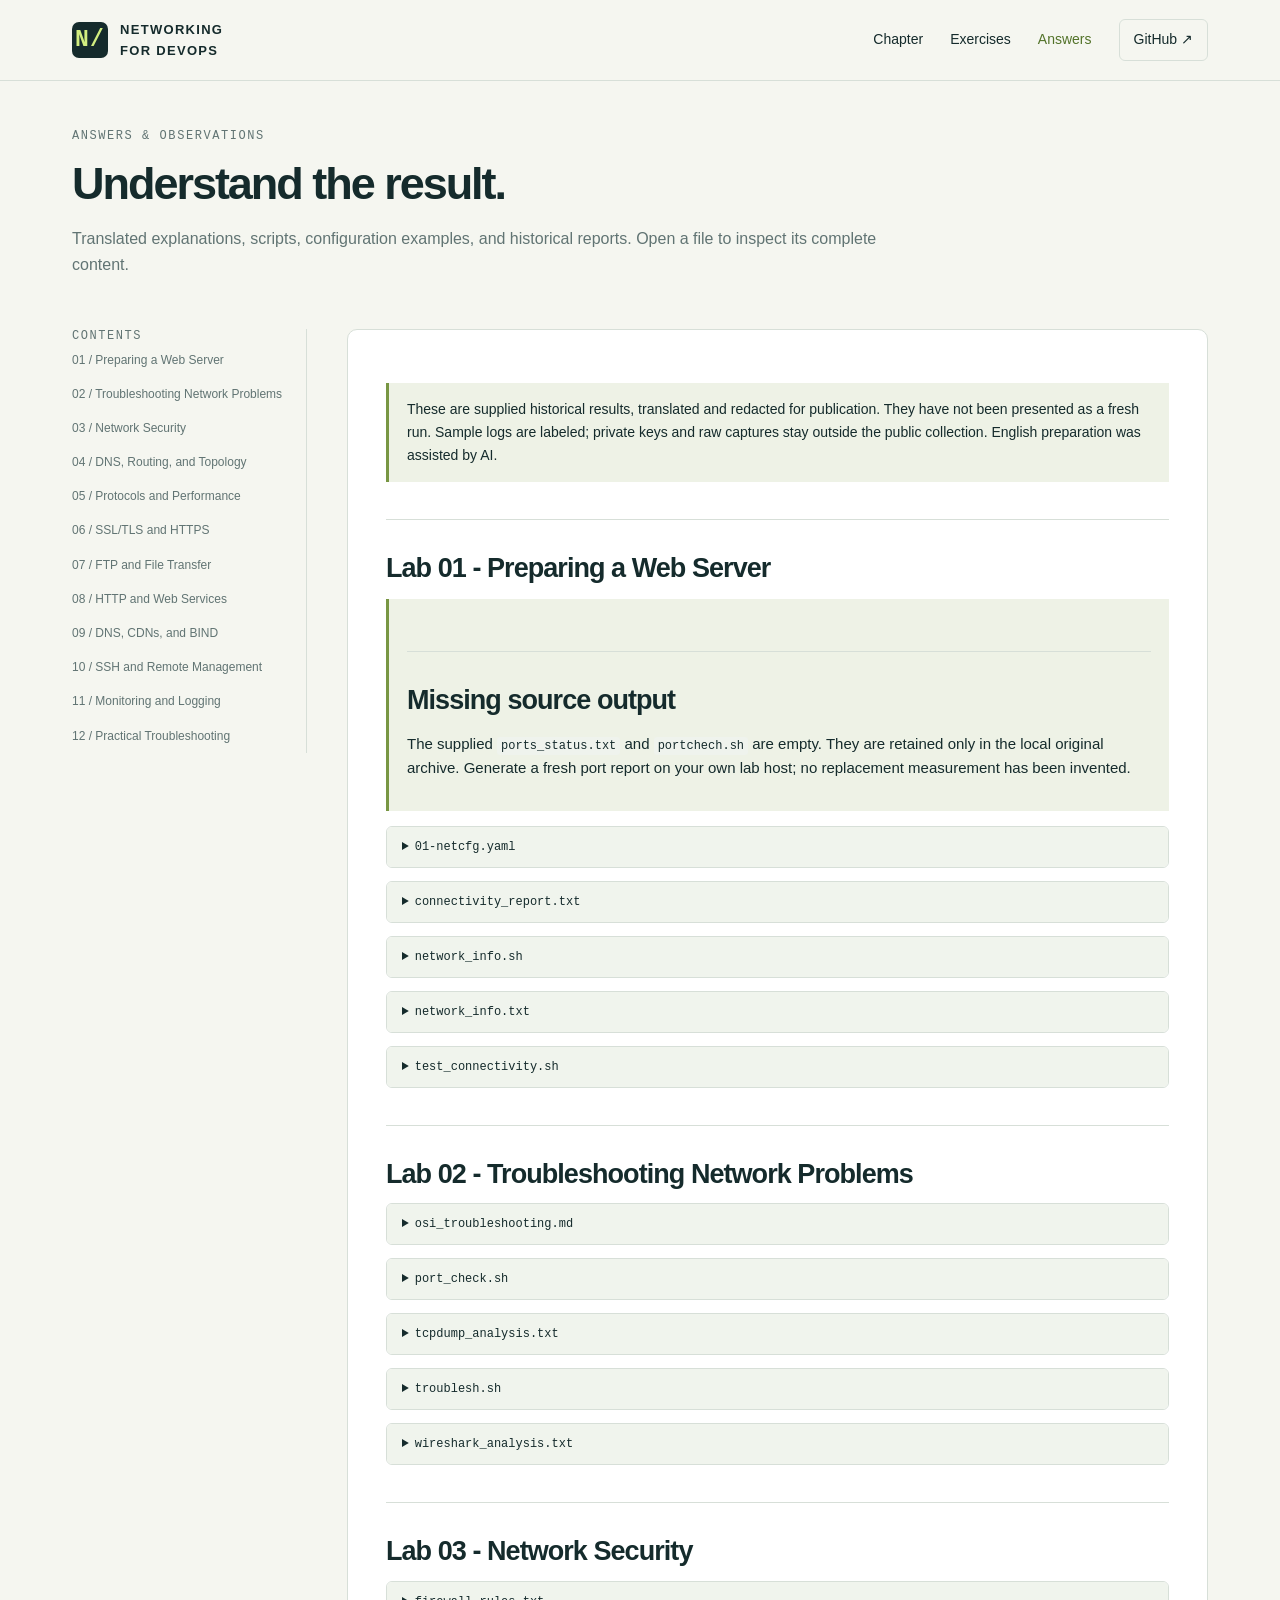
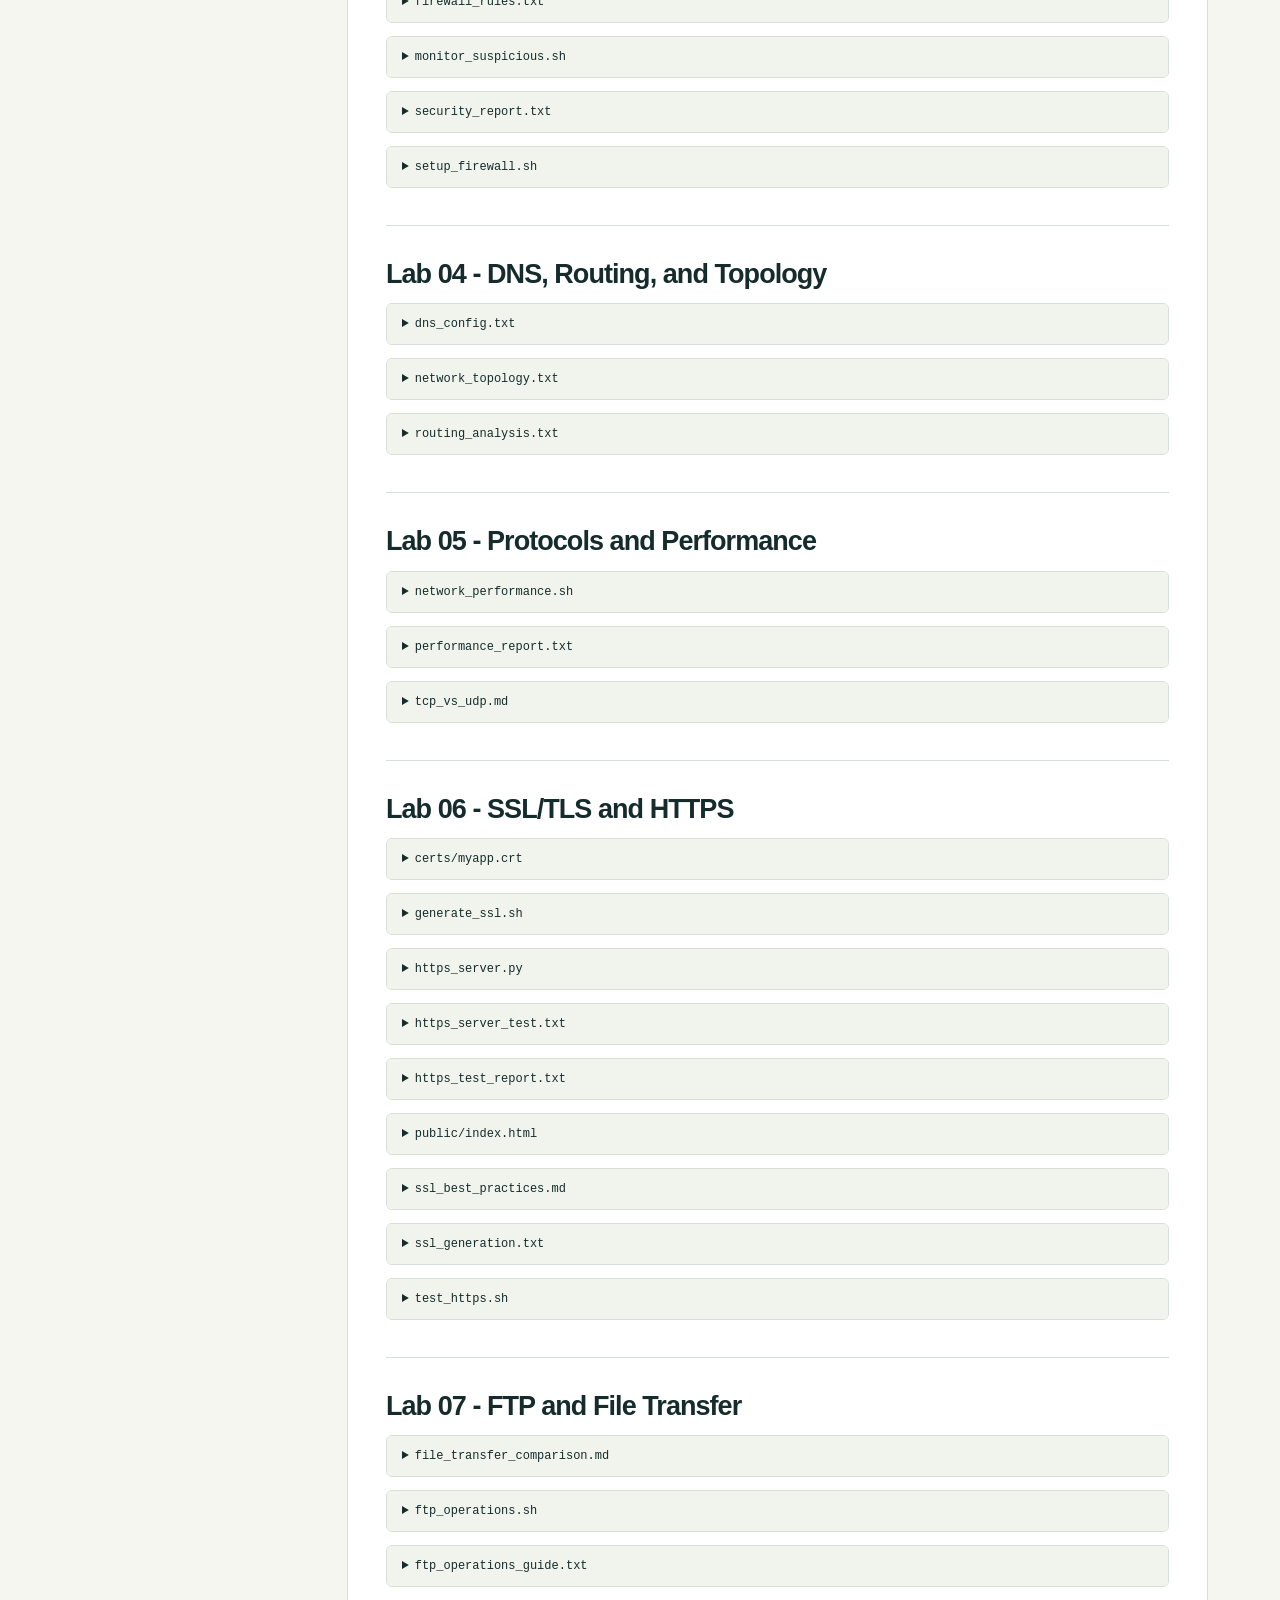
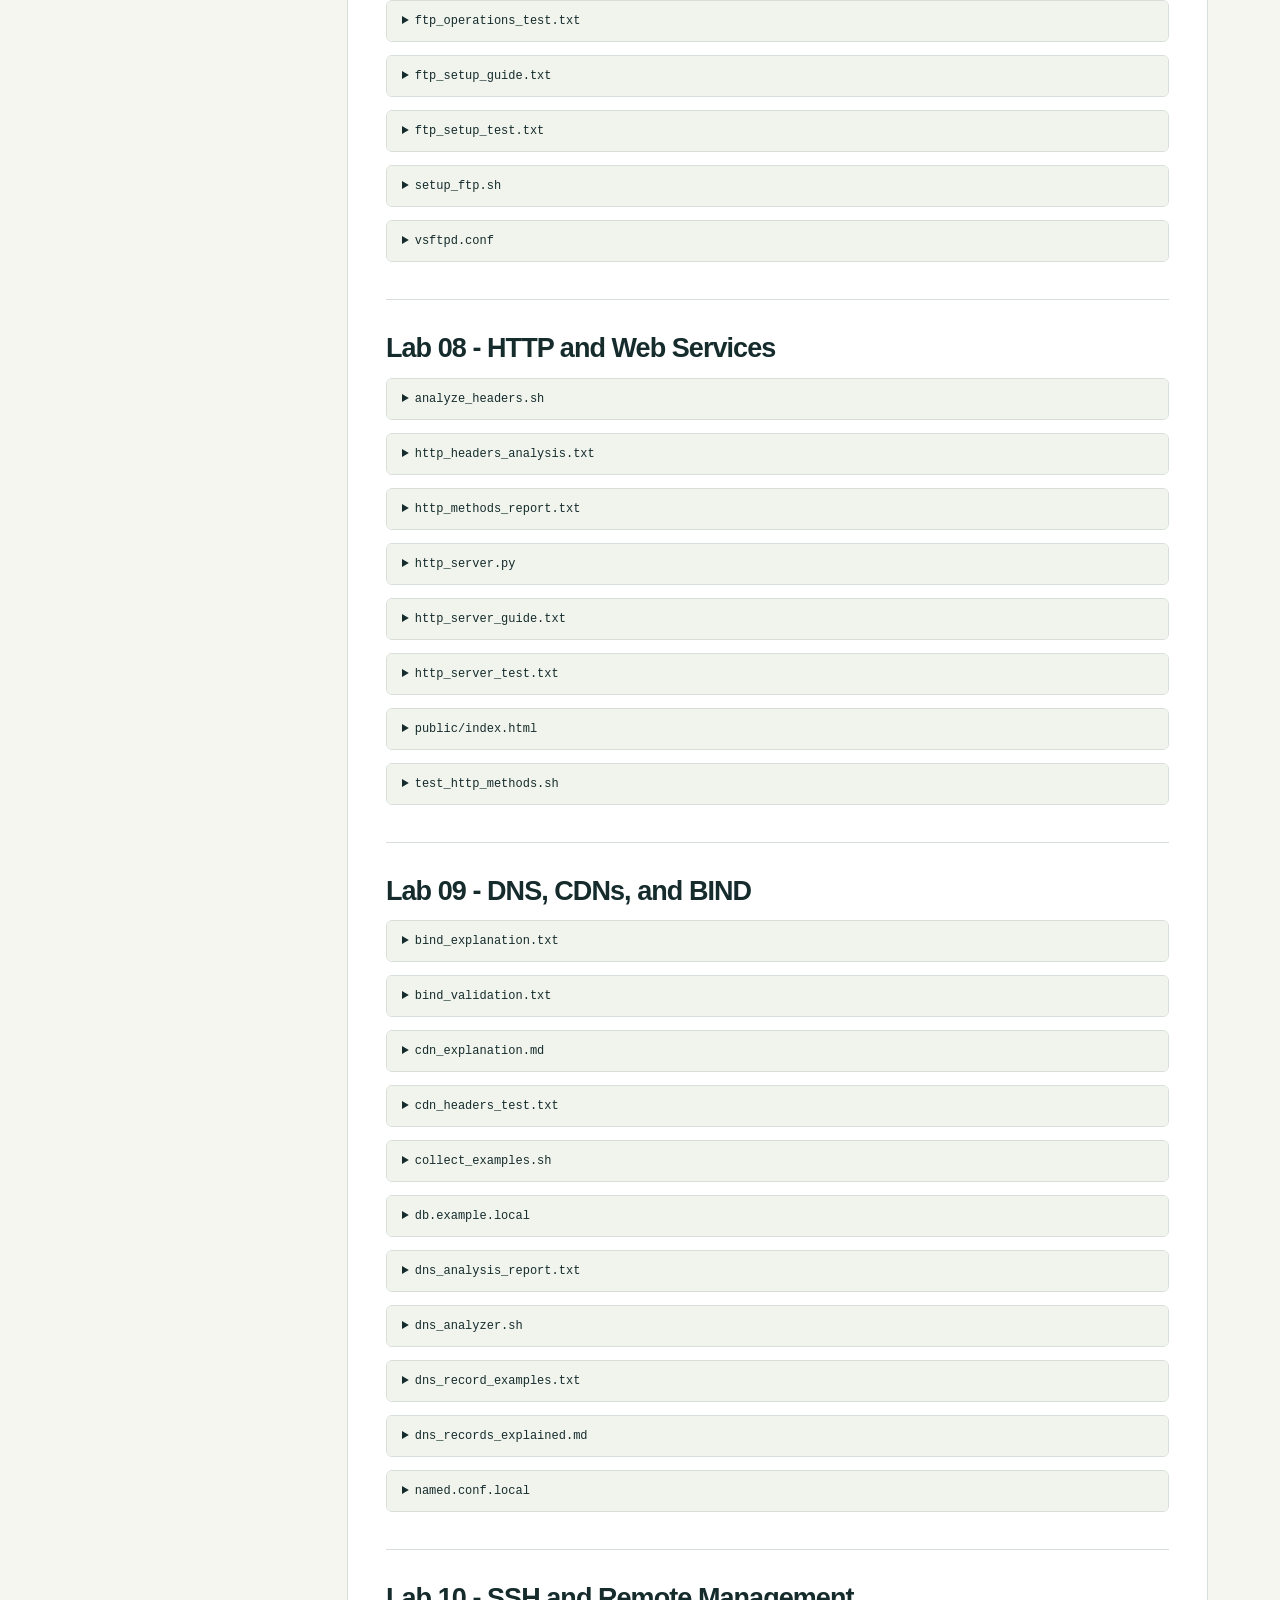
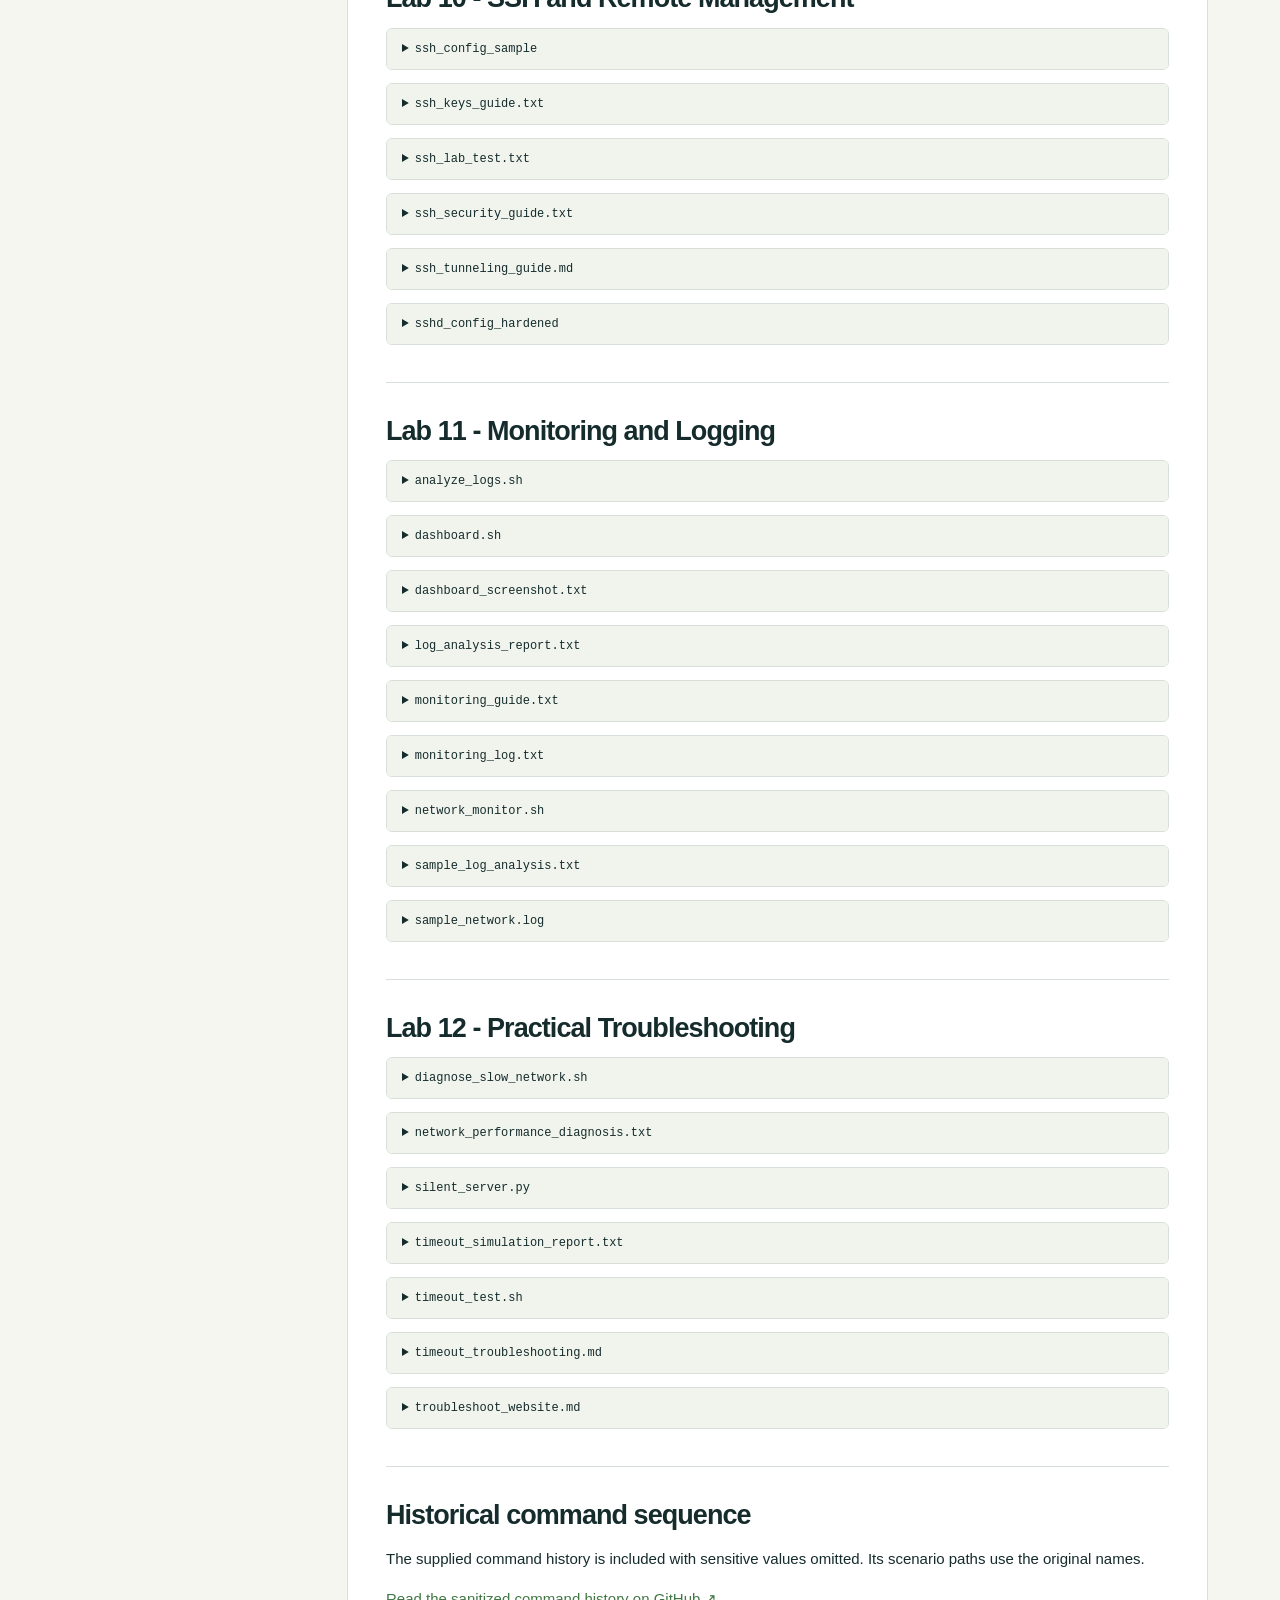
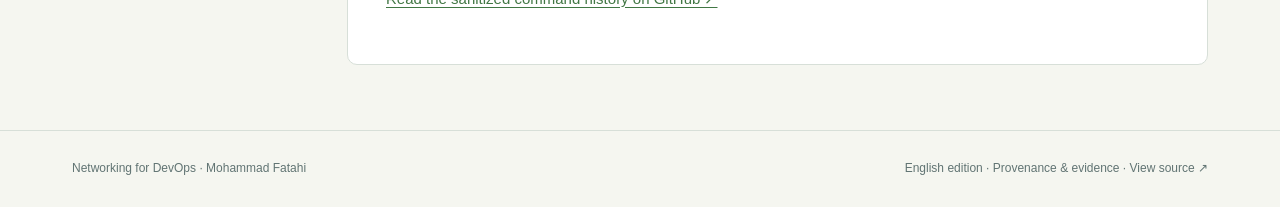
<file: docs/solutions.html>
<!doctype html><html lang="en"><head><meta charset="utf-8"><meta name="viewport" content="width=device-width,initial-scale=1"><meta name="description" content="A practical Linux networking chapter and 12 English DevOps labs covering addressing, DNS, HTTP, TLS, SSH, monitoring, and troubleshooting."><meta name="theme-color" content="#152b2c"><title>English Answers and Results | Networking for DevOps</title><link rel="icon" href="assets/favicon.svg"><link rel="stylesheet" href="assets/style.css"><script src="assets/app.js" defer></script></head><body><a class="skip" href="#main">Skip to content</a><header class="top"><div class="wrap nav"><a class="brand" href="index.html"><span class="brandmark">N/</span><span>NETWORKING<br>FOR DEVOPS</span></a><nav class="navlinks" aria-label="Main navigation"><a href="index.html#chapter">Chapter</a><a class="" href="exercises.html">Exercises</a><a class="active" href="solutions.html">Answers</a><a class="github" href="https://github.com/MohammadFatahi/networking-for-devops">GitHub ↗</a></nav></div></header><main id="main" class="wrap"><div class="pageintro"><div class="eyebrow">ANSWERS & OBSERVATIONS</div><h1>Understand the result.</h1><p>Translated explanations, scripts, configuration examples, and historical reports. Open a file to inspect its complete content.</p></div><div class="readerlayout"><aside class="toc" aria-label="Lab contents"><div class="eyebrow">CONTENTS</div><a href="#lab-01">01 / Preparing a Web Server</a><a href="#lab-02">02 / Troubleshooting Network Problems</a><a href="#lab-03">03 / Network Security</a><a href="#lab-04">04 / DNS, Routing, and Topology</a><a href="#lab-05">05 / Protocols and Performance</a><a href="#lab-06">06 / SSL/TLS and HTTPS</a><a href="#lab-07">07 / FTP and File Transfer</a><a href="#lab-08">08 / HTTP and Web Services</a><a href="#lab-09">09 / DNS, CDNs, and BIND</a><a href="#lab-10">10 / SSH and Remote Management</a><a href="#lab-11">11 / Monitoring and Logging</a><a href="#lab-12">12 / Practical Troubleshooting</a></aside><article class="reader"><div class="notice" id="evidence">These are supplied historical results, translated and redacted for publication. They have not been presented as a fresh run. Sample logs are labeled; private keys and raw captures stay outside the public collection. English preparation was assisted by AI.</div><h2 id="lab-01">Lab 01 - Preparing a Web Server</h2><div class="notice"><h2 id="missing-source-output">Missing source output</h2>
<p>The supplied <code>ports_status.txt</code> and <code>portchech.sh</code> are empty. They are retained only in the local original archive. Generate a fresh port report on your own lab host; no replacement measurement has been invented.</p></div><details class="file"><summary>01-netcfg.yaml</summary><div class="filebody"><div class="codebox"><button class="copy" type="button" aria-label="Copy code">Copy</button><pre><code>network:
  version: 2
  renderer: NetworkManager

  wifis:
    wlp2s0:
      dhcp4: false
      dhcp6: false

      addresses:
        - 192.168.1.100/24

      routes:
        - to: default
          via: 192.168.1.1

      nameservers:
        addresses:
          - 8.8.8.8
          - 1.1.1.1

      access-points:
        &quot;......&quot;:
          password: &quot;.....&quot;
</code></pre></div><a class="source" href="https://github.com/MohammadFatahi/networking-for-devops/blob/main/solutions/lab-01/01-netcfg.yaml">View this file on GitHub ↗</a></div></details><details class="file"><summary>connectivity_report.txt</summary><div class="filebody"><div class="codebox"><button class="copy" type="button" aria-label="Copy code">Copy</button><pre><code>Connectivity Test:

Ping Test: 8.8.8.8

PING 8.8.8.8 (8.8.8.8) 56(84) bytes of data.
64 bytes from 8.8.8.8: icmp_seq=1 ttl=111 time=346 ms
64 bytes from 8.8.8.8: icmp_seq=2 ttl=111 time=571 ms
64 bytes from 8.8.8.8: icmp_seq=3 ttl=111 time=593 ms
64 bytes from 8.8.8.8: icmp_seq=4 ttl=111 time=139 ms

--- 8.8.8.8 ping statistics ---
4 packets transmitted, 4 received, 0% packet loss, time 3003ms
rtt min/avg/max/mdev = 138.740/412.169/593.280/185.098 ms

Ping Test: google.com

PING google.com (142.251.110.139) 56(84) bytes of data.
64 bytes from bz-in-f139.1e100.net (142.251.110.139): icmp_seq=1 ttl=108 time=138 ms
64 bytes from bz-in-f139.1e100.net (142.251.110.139): icmp_seq=2 ttl=108 time=289 ms
64 bytes from bz-in-f139.1e100.net (142.251.110.139): icmp_seq=3 ttl=108 time=143 ms
64 bytes from bz-in-f139.1e100.net (142.251.110.139): icmp_seq=4 ttl=108 time=398 ms

--- google.com ping statistics ---
4 packets transmitted, 4 received, 0% packet loss, time 3004ms
rtt min/avg/max/mdev = 137.991/241.958/398.121/108.580 ms

DNS Resolution:

Server:		127.0.0.53
Address:	127.0.0.53#53

Non-authoritative answer:
Name:	github.com
Address: 140.82.121.3
</code></pre></div><a class="source" href="https://github.com/MohammadFatahi/networking-for-devops/blob/main/solutions/lab-01/connectivity_report.txt">View this file on GitHub ↗</a></div></details><details class="file"><summary>network_info.sh</summary><div class="filebody"><div class="codebox"><button class="copy" type="button" aria-label="Copy code">Copy</button><pre><code>#!/bin/bash

{ echo &quot;Network Interfaces and IP Adressess:&quot;
echo
ip addr
echo
echo &quot;Default Gateway:&quot;
echo
ip route
echo
echo &quot;Upstream DNS Server:&quot;
echo
resolvectl status
echo
echo &quot;Local DNS Server:&quot;
echo
cat /etc/resolv.conf

} &gt; network_info.txt
</code></pre></div><a class="source" href="https://github.com/MohammadFatahi/networking-for-devops/blob/main/solutions/lab-01/network_info.sh">View this file on GitHub ↗</a></div></details><details class="file"><summary>network_info.txt</summary><div class="filebody"><div class="codebox"><button class="copy" type="button" aria-label="Copy code">Copy</button><pre><code>Network Interfaces and IP Adressess:

1: lo: &lt;LOOPBACK,UP,LOWER_UP&gt; mtu 65536 qdisc noqueue state UNKNOWN group default qlen 1000
    link/loopback 00:00:5e:00:53:01 brd 00:00:5e:00:53:01
    inet 127.0.0.1/8 scope host lo
       valid_lft forever preferred_lft forever
    inet6 ::1/128 scope host noprefixroute
       valid_lft forever preferred_lft forever
2: wlp2s0: &lt;BROADCAST,MULTICAST,UP,LOWER_UP&gt; mtu 1500 qdisc fq_codel state UP group default qlen 1000
    link/ether 00:00:5e:00:53:01 brd 00:00:5e:00:53:01
    altname wlx0071cc9c0d97
    inet 10.238.63.125/24 brd 10.238.63.255 scope global dynamic noprefixroute wlp2s0
       valid_lft 2152sec preferred_lft 2152sec
    inet6 fe80::1/64 scope link noprefixroute
       valid_lft forever preferred_lft forever
3: enp1s0: &lt;NO-CARRIER,BROADCAST,MULTICAST,UP&gt; mtu 1500 qdisc fq_codel state DOWN group default qlen 1000
    link/ether 00:00:5e:00:53:01 brd 00:00:5e:00:53:01
4: tailscale0: &lt;POINTOPOINT,MULTICAST,NOARP,UP,LOWER_UP&gt; mtu 1280 qdisc fq_codel state UNKNOWN group default qlen 500
    link/none
    inet6 fe80::1/64 scope link stable-privacy proto kernel_ll
       valid_lft forever preferred_lft forever

Default Gateway:

default via 10.238.63.4 dev wlp2s0 proto dhcp src 10.238.63.125 metric 20600
10.238.63.0/24 dev wlp2s0 proto kernel scope link src 10.238.63.125 metric 600

Upstream DNS Server:

Global
         Protocols: -LLMNR -mDNS -DNSOverTLS DNSSEC=no/unsupported
  resolv.conf mode: stub

Link 2 (wlp2s0)
    Current Scopes: DNS
         Protocols: +DefaultRoute -LLMNR -mDNS -DNSOverTLS DNSSEC=no/unsupported
Current DNS Server: 10.238.63.4
       DNS Servers: 10.238.63.4
     Default Route: yes

Link 3 (enp1s0)
    Current Scopes: none
         Protocols: -DefaultRoute -LLMNR -mDNS -DNSOverTLS DNSSEC=no/unsupported
     Default Route: no

Link 4 (tailscale0)
    Current Scopes: none
         Protocols: +DefaultRoute -LLMNR -mDNS -DNSOverTLS DNSSEC=no/unsupported
     Default Route: yes

Local DNS Server:

# This is /run/systemd/resolve/stub-resolv.conf managed by man:systemd-resolved(8).
# Do not edit.
#
# This file might be symlinked as /etc/resolv.conf. If you&#x27;re looking at
# /etc/resolv.conf and seeing this text, you have followed the symlink.
#
# This is a dynamic resolv.conf file for connecting local clients to the
# internal DNS stub resolver of systemd-resolved. This file lists all
# configured search domains.
#
# Run &quot;resolvectl status&quot; to see details about the uplink DNS servers
# currently in use.
#
# Third party programs should typically not access this file directly, but only
# through the symlink at /etc/resolv.conf. To manage man:resolv.conf(5) in a
# different way, replace this symlink by a static file or a different symlink.
#
# See man:systemd-resolved.service(8) for details about the supported modes of
# operation for /etc/resolv.conf.

nameserver 127.0.0.53
options edns0 trust-ad
search .
</code></pre></div><a class="source" href="https://github.com/MohammadFatahi/networking-for-devops/blob/main/solutions/lab-01/network_info.txt">View this file on GitHub ↗</a></div></details><details class="file"><summary>test_connectivity.sh</summary><div class="filebody"><div class="codebox"><button class="copy" type="button" aria-label="Copy code">Copy</button><pre><code>#!/bin/bash

{ echo &quot;Connectivity Test:&quot;
echo
echo &quot;Ping Test: 8.8.8.8&quot;
echo

ping -c 4  8.8.8.8
echo
echo &quot;Ping Test: google.com&quot;
echo

ping -c 4 google.com

echo
echo &quot;DNS Resolution:&quot;
echo
nslookup github.com


} &gt; connectres.txt
</code></pre></div><a class="source" href="https://github.com/MohammadFatahi/networking-for-devops/blob/main/solutions/lab-01/test_connectivity.sh">View this file on GitHub ↗</a></div></details><h2 id="lab-02">Lab 02 - Troubleshooting Network Problems</h2><details class="file"><summary>osi_troubleshooting.md</summary><div class="filebody"><h1 id="the-osi-model-and-network-troubleshooting">The OSI Model and Network Troubleshooting</h1>
<p>The Open Systems Interconnection (OSI) model divides network communication into seven layers. It gives troubleshooting a structure: examine the lower layers first, then move upward to locate the stage at which communication fails.</p>
<h2 id="layer-1-physical">Layer 1 - Physical</h2>
<p>This layer carries raw bits over Ethernet cables, optical fiber, or wireless links. Check the cable and connectors, link LEDs, whether the network adapter is enabled, and whether a physical connection exists.</p>
<div class="codebox"><button class="copy" type="button" aria-label="Copy code">Copy</button><pre><code>ip link
ethtool enp1s0</code></pre></div>
<p><code>ip link</code> shows interface state; inspect whether the relevant interface is UP or DOWN. For an Ethernet adapter, <code>ethtool</code> shows physical-link details. <code>Link detected: yes</code> indicates carrier detection.</p>
<h2 id="layer-2-data-link">Layer 2 - Data Link</h2>
<p>This layer supports communication within the local segment. Relevant concepts include MAC addresses, Ethernet frames, switches, and ARP. Check the adapter MAC address, neighbor/ARP table, local connectivity, interface state, and the mapping between the local next-hop IP address and its MAC address.</p>
<div class="codebox"><button class="copy" type="button" aria-label="Copy code">Copy</button><pre><code>ip link
ip neigh</code></pre></div>
<p>The first command also displays interface MAC addresses. The second displays neighbor information and helps inspect IPv4 ARP mappings. For a remote destination, ARP normally resolves the local gateway rather than the remote server.</p>
<h2 id="layer-3-network">Layer 3 - Network</h2>
<p>This layer handles IP addressing and routing between networks. Check the assigned address, subnet prefix, default gateway, routing table, destination reachability, and path.</p>
<div class="codebox"><button class="copy" type="button" aria-label="Copy code">Copy</button><pre><code>ip addr
ip route
ping 8.8.8.8
traceroute 8.8.8.8</code></pre></div>
<p><code>ip addr</code> displays assigned addresses. <code>ip route</code> displays routes and the default gateway. Ping tests ICMP reachability and round-trip timing. Traceroute probes routers along the path and can help investigate routing problems. Filtering or rate limiting can prevent diagnostic replies without preventing application traffic.</p>
<h2 id="layer-4-transport">Layer 4 - Transport</h2>
<p>TCP and UDP provide transport between applications. Check the protocol, listening socket, connection state, and whether the destination port is reachable from the client.</p>
<div class="codebox"><button class="copy" type="button" aria-label="Copy code">Copy</button><pre><code>ss -tuln
ss -ltn &#x27;( sport = :80 )&#x27;
nc -zv 192.168.1.10 80</code></pre></div>
<p>The first command displays listening TCP sockets and UDP endpoints. The second checks the exact HTTP port. Netcat tests whether the client can establish a connection to the target port. A listener is not proof of an application returning a healthy response.</p>
<h2 id="layer-5-session">Layer 5 - Session</h2>
<p>Session functions establish, manage, and end an application&#x27;s conversation. Check whether a session starts, remains usable, disconnects unexpectedly, or times out. Authentication or session-maintenance problems may also matter.</p>
<div class="codebox"><button class="copy" type="button" aria-label="Copy code">Copy</button><pre><code>ss -tan
ss -tan | grep ESTAB</code></pre></div>
<p>Socket states such as ESTAB, LISTEN, and TIME-WAIT provide transport evidence that can support a session investigation. They do not fully describe an application&#x27;s session. In TCP/IP systems, session functions are often implemented in the application stack.</p>
<h2 id="layer-6-presentation">Layer 6 - Presentation</h2>
<p>Presentation functions concern representation, formatting, encoding, and encryption/decryption. Inspect TLS negotiation, the certificate, hostname, validity dates, and the expected data format.</p>
<div class="codebox"><button class="copy" type="button" aria-label="Copy code">Copy</button><pre><code>openssl s_client -connect example.com:443 -servername example.com
openssl s_client -connect google.com:443 -servername google.com</code></pre></div>
<p>These commands expose handshake and certificate information. Inspect verification errors explicitly; the mere presence of a certificate is not successful authentication. TLS spans functions that do not map perfectly onto a single OSI layer.</p>
<h2 id="layer-7-application">Layer 7 - Application</h2>
<p>This layer concerns protocols used by applications, including HTTP, HTTPS, DNS, SSH, FTP, SMTP, and IMAP. Check service availability, HTTP responses, name resolution, web-server configuration, service status, and application logs.</p>
<div class="codebox"><button class="copy" type="button" aria-label="Copy code">Copy</button><pre><code>curl -I https://example.com
dig example.com
systemctl status nginx
ssh user@server_ip</code></pre></div>
<p>Each command tests a different application or service stage.</p>
<h2 id="a-step-by-step-website-investigation">A Step-by-Step Website Investigation</h2>
<ol>
<li>Physical: Is the link available?</li>
<li>Data Link: Are local neighbor and MAC mappings appropriate?</li>
<li>Network: Are the address, gateway, and selected route correct?</li>
<li>Transport: Is the service listening and reachable?</li>
<li>Session: Does the conversation remain established and usable?</li>
<li>Presentation: Are TLS verification and data encoding correct?</li>
<li>Application: Does the service return the expected result?</li>
</ol>
<div class="codebox"><button class="copy" type="button" aria-label="Copy code">Copy</button><pre><code>ip link
ip addr
ip route
ping 8.8.8.8
ss -tuln
openssl s_client -connect example.com:443 -servername example.com
curl -I https://example.com</code></pre></div>
<p>Start with link state, then addressing/routing, sockets, TLS, and the application response. A failed ping alone does not establish that HTTPS is unavailable.</p>
<h2 id="summary">Summary</h2>
<div class="tablewrap"><table><tr><th>Layer</th><th>Main checks</th><th>Example tools</th></tr><tr><td>Physical</td><td>Cable, carrier, adapter</td><td>ip link, ethtool</td></tr><tr><td>Data Link</td><td>MAC, ARP, local segment</td><td>ip link, ip neigh</td></tr><tr><td>Network</td><td>IP, gateway, routes, reachability</td><td>ip addr, ip route, ping, traceroute</td></tr><tr><td>Transport</td><td>TCP/UDP, ports, sockets</td><td>ss, nc</td></tr><tr><td>Session</td><td>Conversation and interruptions</td><td>ss plus application logs</td></tr><tr><td>Presentation</td><td>TLS, certificate, encoding</td><td>openssl</td></tr><tr><td>Application</td><td>HTTP, DNS, SSH, service behavior</td><td>curl, dig, ssh, systemctl</td></tr></table></div>
<p>The OSI model explains communication responsibilities and offers a practical troubleshooting checklist. Testing each stage makes it easier to distinguish a link failure from an addressing, transport, TLS, or application problem. The English edition adds the noted protocol-boundary and diagnostic limitations to the original explanation.</p><a class="source" href="https://github.com/MohammadFatahi/networking-for-devops/blob/main/solutions/lab-02/osi_troubleshooting.md">View this file on GitHub ↗</a></div></details><details class="file"><summary>port_check.sh</summary><div class="filebody"><div class="codebox"><button class="copy" type="button" aria-label="Copy code">Copy</button><pre><code>#!/bin/bash

TARGET=${1:-localhost}

echo &quot;=================================================&quot;
echo &quot;   Port Connection Test (Target: $TARGET)&quot;
echo &quot;=================================================&quot;

# Check a service port; keep braces and if/fi pairs complete.
check_port() {
    local PORT=$1
    local SERVICE=$2

    if nc -zv $TARGET $PORT &gt; /dev/null 2&gt;&amp;1; then
        echo &quot;[REACHABLE] $SERVICE (Port $PORT) is reachable.&quot;
    else
        echo &quot;[UNREACHABLE] $SERVICE (Port $PORT) is not reachable.&quot;
    fi
}

# Run the service checks
check_port 80 &quot;Web Server&quot;
check_port 22 &quot;SSH&quot;
check_port 3306 &quot;MySQL&quot;

echo &quot;=================================================&quot;
</code></pre></div><a class="source" href="https://github.com/MohammadFatahi/networking-for-devops/blob/main/solutions/lab-02/port_check.sh">View this file on GitHub ↗</a></div></details><details class="file"><summary>tcpdump_analysis.txt</summary><div class="filebody"><div class="codebox"><button class="copy" type="button" aria-label="Copy code">Copy</button><pre><code>In this experiment we examine all network interfaces traffic on ports 80 and 53. Port 80 and 53 are dedicated for HTTP traffic and DNS traffic, repectively. HTTP protocol is for connection between web servers and web browsers. DNS protocol is for converting Domain address ganted by the client to its IP address.  In the traffic at port 80, I have seen the dominance of TCP protocol as a result of its role in HTTP connection. There were a lot of TCP messages for 3-way handshake and some HTTP messages. for port 53, there were just DNS protocol messages, most of which are successful and others not.
</code></pre></div><a class="source" href="https://github.com/MohammadFatahi/networking-for-devops/blob/main/solutions/lab-02/tcpdump_analysis.txt">View this file on GitHub ↗</a></div></details><details class="file"><summary>troublesh.sh</summary><div class="filebody"><div class="codebox"><button class="copy" type="button" aria-label="Copy code">Copy</button><pre><code>#!/bin/bash

sudo tcpdump -i any port 80 -w http_capture.pcap -c 100

sudo tcpdump -i any port 53 -w dns_capture.pcap -c 100
</code></pre></div><a class="source" href="https://github.com/MohammadFatahi/networking-for-devops/blob/main/solutions/lab-02/troublesh.sh">View this file on GitHub ↗</a></div></details><details class="file"><summary>wireshark_analysis.txt</summary><div class="filebody"><div class="codebox"><button class="copy" type="button" aria-label="Copy code">Copy</button><pre><code>Wireshark capture analysis — historical supplied observations

1. The original report records 29 TCP connections.
2. It records 100 DNS queries or DNS-related packets, grouped by query and response type. The report does not distinguish those counts clearly.
3. The tcp.analysis.retransmission filter identified one retransmitted TCP packet.
4. The recorded average RTT was 75.460 ms.

Editorial clarification: a retransmission alone does not prove packet loss. The packet capture must be examined to identify the cause. These measurements have not been reproduced for this publication. Original screenshots and capture files remain in the local original archive.
</code></pre></div><a class="source" href="https://github.com/MohammadFatahi/networking-for-devops/blob/main/solutions/lab-02/wireshark_analysis.txt">View this file on GitHub ↗</a></div></details><h2 id="lab-03">Lab 03 - Network Security</h2><details class="file"><summary>firewall_rules.txt</summary><div class="filebody"><div class="codebox"><button class="copy" type="button" aria-label="Copy code">Copy</button><pre><code>Firewall rules
Student: Mohammad Fatahi
Host: fatahi
Date: 2026-09-27
Tool: ufw (script: setup_firewall.sh)

This file is the ruleset the script installs. It was not loaded on this
workstation. `ufw status` and `iptables -L -n` both require root here
(`ufw status` returned &quot;You need to be root to run this script&quot;), and enabling
a default-deny policy on the laptop was avoided. On the server, run:

  sudo ./setup_firewall.sh

That command rewrites this file with the live `ufw status verbose` and
`ufw status numbered` output.

Policy installed by the script
------------------------------
Default incoming:  deny
Default outgoing:  allow
Default routed:    deny

Allowed inbound:
  22/tcp   from 192.168.1.0/24 only    SSH from the company LAN
  80/tcp   from anywhere               HTTP
  443/tcp  from anywhere               HTTPS

Everything else inbound is denied. Outbound traffic is allowed.

Expected `ufw status numbered` after the script runs
----------------------------------------------------
Status: active

     To                         Action      From
     --                         ------      ----
[ 1] 22/tcp                     ALLOW IN    192.168.1.0/24             # SSH from company LAN
[ 2] 80/tcp                     ALLOW IN    Anywhere                   # HTTP
[ 3] 443/tcp                    ALLOW IN    Anywhere                   # HTTPS
[ 4] 80/tcp (v6)                ALLOW IN    Anywhere (v6)              # HTTP
[ 5] 443/tcp (v6)               ALLOW IN    Anywhere (v6)              # HTTPS

SSH has no IPv6 allow line because the source is the IPv4 subnet
192.168.1.0/24. HTTP and HTTPS are duplicated for IPv6 when UFW&#x27;s IPV6=yes
default is left on.

Equivalent iptables (same policy, if ufw is not used)
-----------------------------------------------------
iptables -P INPUT DROP
iptables -P FORWARD DROP
iptables -P OUTPUT ACCEPT
iptables -A INPUT -m conntrack --ctstate ESTABLISHED,RELATED -j ACCEPT
iptables -A INPUT -i lo -j ACCEPT
iptables -A INPUT -p tcp -s 192.168.1.0/24 --dport 22 -j ACCEPT
iptables -A INPUT -p tcp --dport 80 -j ACCEPT
iptables -A INPUT -p tcp --dport 443 -j ACCEPT
iptables -A INPUT -p icmp -j ACCEPT
</code></pre></div><a class="source" href="https://github.com/MohammadFatahi/networking-for-devops/blob/main/solutions/lab-03/firewall_rules.txt">View this file on GitHub ↗</a></div></details><details class="file"><summary>monitor_suspicious.sh</summary><div class="filebody"><div class="codebox"><button class="copy" type="button" aria-label="Copy code">Copy</button><pre><code>#!/bin/bash

{
echo &quot;IPs with more than 100 connections:&quot;
echo
ss -tn state established | awk &#x27;NR&gt;1 {print $4}&#x27; | cut -d: -f1 | sort | uniq -c | sort -nr | awk &#x27;$1 &gt;100&#x27;
echo
echo &quot;Failed Efforts to Connect the Server by Incorrect Password:&quot;

echo
cat /var/log/auth.log | grep &#x27;ssh&#x27; | grep &#x27;Failed password&#x27;
echo

echo &quot;IPs that are connected to unusual ports:&quot;
echo
ss -tn state established | awk -F: &#x27;NR&gt;1 {print $2}&#x27; | awk &#x27;$1&gt;10000&#x27; | awk &#x27;{print $2} &#x27;

} &gt; security_report1.txt
</code></pre></div><a class="source" href="https://github.com/MohammadFatahi/networking-for-devops/blob/main/solutions/lab-03/monitor_suspicious.sh">View this file on GitHub ↗</a></div></details><details class="file"><summary>security_report.txt</summary><div class="filebody"><div class="codebox"><button class="copy" type="button" aria-label="Copy code">Copy</button><pre><code>IPs with more than 100 connections:


Failed Efforts to Connect the Server by Incorrect Password:


IPs that are connected to unusual ports:

104.18.39.21
104.18.39.21
104.18.39.21
149.154.167.92
185.40.234.53
104.18.39.21
104.18.39.21
18.245.60.112
198.51.100.10
104.18.39.21
142.251.127.188
192.200.0.116
104.18.37.228
104.18.32.47
104.18.32.47
104.18.32.47
176.58.93.154
64.233.166.188
34.120.52.64
104.18.32.47
64.233.166.188
149.154.165.96
149.154.165.96
</code></pre></div><a class="source" href="https://github.com/MohammadFatahi/networking-for-devops/blob/main/solutions/lab-03/security_report.txt">View this file on GitHub ↗</a></div></details><details class="file"><summary>setup_firewall.sh</summary><div class="filebody"><div class="codebox"><button class="copy" type="button" aria-label="Copy code">Copy</button><pre><code>#!/bin/bash

# Local network allowed to access SSH
LOCAL_NETWORK=&quot;192.168.1.0/24&quot;

echo &quot;Configuring firewall...&quot;

# Reset existing UFW rules
sudo ufw --force reset

# Default policies
sudo ufw default deny incoming
sudo ufw default allow outgoing

# Allow SSH only from local network
sudo ufw allow from &quot;$LOCAL_NETWORK&quot; to any port 22 proto tcp

# Allow HTTP from everywhere
sudo ufw allow 80/tcp

# Allow HTTPS from everywhere
sudo ufw allow 443/tcp

# Enable firewall
sudo ufw --force enable

# Save active firewall rules
sudo ufw status numbered &gt; firewall_rules.txt

echo &quot;Firewall configuration completed.&quot;
echo &quot;Rules saved to firewall_rules.txt.&quot;
</code></pre></div><a class="source" href="https://github.com/MohammadFatahi/networking-for-devops/blob/main/solutions/lab-03/setup_firewall.sh">View this file on GitHub ↗</a></div></details><h2 id="lab-04">Lab 04 - DNS, Routing, and Topology</h2><details class="file"><summary>dns_config.txt</summary><div class="filebody"><div class="codebox"><button class="copy" type="button" aria-label="Copy code">Copy</button><pre><code>
1. Lines to add to /etc/hosts
-----------------------------
Append these lines (no service restart is required):

192.168.1.10  app.local
192.168.1.11  db.local
192.168.1.12  cache.local

Check:
  ping -c 2 app.local

  PING app.local (192.168.1.10) ...
The first line proves the hosts file resolved the name to 192.168.1.10.
ICMP itself can still time out, because 192.168.1.10 is the company address
in the scenario and this workstation is on 192.0.2.0/24, not on
192.168.1.0/24. Name resolution and reachability are different tests.

Current /etc/hosts on this workstation does not contain app.local, db.local,
or cache.local (grep returned no match). The lines above are the change to apply
on the server. They were not written into the system file from this session
because editing /etc/hosts requires root.

2. DNS server 1.1.1.1
---------------------
Option A, Netplan (already in scenario_1/01-netcfg.yaml):

  nameservers:
    addresses:
      - 8.8.8.8
      - 1.1.1.1

Then:
  sudo netplan generate
  sudo netplan apply

Option B, systemd-resolved. Edit /etc/systemd/resolved.conf:

  [Resolve]
  DNS=1.1.1.1
  FallbackDNS=8.8.8.8

Then:
  sudo systemctl restart systemd-resolved
  resolvectl status

What this host uses right now (resolvectl status):
  Link wlp2s0:     Current DNS Server 192.0.2.1
  Link tailscale0: DNS 198.51.100.11 and 2001:db8:1::53
  /etc/resolv.conf nameserver 127.0.0.53
                   (stub resolver; it forwards to the uplink DNS above)

3. Tests
--------
New resolver, explicit query (does not replace the system DNS).

Command: nslookup google.com 1.1.1.1

Server:		1.1.1.1
Address:	1.1.1.1#53

Non-authoritative answer:
Name:	google.com
Address: 142.251.13.139
Address: 142.251.13.102
Address: 142.251.13.113
Address: 142.251.13.101
Address: 142.251.13.138
Address: 142.251.13.100
Address: 2a00:1450:4001:c13::66
Address: 2a00:1450:4001:c13::8a
Address: 2a00:1450:4001:c13::64
Address: 2a00:1450:4001:c13::8b

The &quot;Server:&quot; line is 1.1.1.1, so this lookup used the DNS server required
by the assignment, and google.com resolved.
</code></pre></div><a class="source" href="https://github.com/MohammadFatahi/networking-for-devops/blob/main/solutions/lab-04/dns_config.txt">View this file on GitHub ↗</a></div></details><details class="file"><summary>network_topology.txt</summary><div class="filebody"><div class="codebox"><button class="copy" type="button" aria-label="Copy code">Copy</button><pre><code>1. The Company Network

This is a star topology. Each server and user computer has a link to one switch. The switch has an uplink to the router. The router is the default gateway and the path to the Internet.

Devices:
- Router/default gateway: 192.168.1.1.
- One Layer 2 switch. Frame forwarding does not require a management IP; no management address is specified here.
- Web server: 192.168.1.10, app.local.
- Database server: 192.168.1.11, db.local.
- Cache server: 192.168.1.12, cache.local.
- User computers: the source lists 192.168.1.100-110 for ten computers.
- Subnet: 192.168.1.0/24.

Editorial correction: .100-.110 inclusive contains eleven addresses. Use .100-.109 for ten computers and keep .110 as a spare.

2. ASCII Diagram

                         [ Internet ]
                              |
                     +------------------+
                     | Router           |
                     | 192.168.1.1      |
                     +------------------+
                              |
                     +------------------+
                     | Switch           |
                     +------------------+
                       /    |    |    \
                      /     |    |     \
          +---------+ +-----+ +-------+ +-------------------+
          | Web     | | DB  | | Cache | | User computers x10|
          | .10     | | .11 | | .12   | | .100-.109         |
          +---------+ +-----+ +-------+ +-------------------+

3. What Happens if the Switch Fails?

The switch is the only Layer 2 path between the hosts. User computers lose access to the web, database, and cache servers. The website becomes inaccessible even if nginx is still running on the web server.

The three servers also lose communication with each other. The web application cannot reach db.local or cache.local. All hosts lose their path to the router, so the default gateway is unreachable and Internet access from this subnet stops.

IP addresses do not change merely because the switch fails. The router can still be powered on, but LAN hosts cannot send frames to it through the failed switch.

Recovery means repairing or replacing the switch, or moving links to a spare. DNS and host-firewall changes do not repair the failed physical switching path. A properly designed redundant switching arrangement can reduce this single point of failure; avoid adding loops without an appropriate redundancy design.
</code></pre></div><a class="source" href="https://github.com/MohammadFatahi/networking-for-devops/blob/main/solutions/lab-04/network_topology.txt">View this file on GitHub ↗</a></div></details><details class="file"><summary>routing_analysis.txt</summary><div class="filebody"><div class="codebox"><button class="copy" type="button" aria-label="Copy code">Copy</button><pre><code>1. Full routing table (main table)

base) student@lab-host:~/projects/devops/network1/MohammadFatahi_network__01/scenario_2$ ip route show table all
default dev tailscale0 table 52
198.51.100.12 dev tailscale0 table 52
198.51.100.13 dev tailscale0 table 52
198.51.100.14 dev tailscale0 table 52
198.51.100.11 dev tailscale0 table 52
198.51.100.15 dev tailscale0 table 52
198.51.100.10 dev tailscale0 table 52
198.51.100.16 dev tailscale0 table 52
198.51.100.17 dev tailscale0 table 52
198.51.100.18 dev tailscale0 table 52
throw 127.0.0.0/8 table 52
throw 192.0.2.0/24 table 52
default via 192.0.2.1 dev wlp2s0 proto dhcp src 192.0.2.10 metric 600
192.0.2.0/24 dev wlp2s0 proto kernel scope link src 192.0.2.10 metric 600
local 198.51.100.19 dev tailscale0 table local proto kernel scope host src 198.51.100.19
local 127.0.0.0/8 dev lo table local proto kernel scope host src 127.0.0.1
local 127.0.0.1 dev lo table local proto kernel scope host src 127.0.0.1
broadcast 127.255.255.255 dev lo table local proto kernel scope link src 127.0.0.1
local 192.0.2.10 dev wlp2s0 table local proto kernel scope host src 192.0.2.10
broadcast 192.0.2.255 dev wlp2s0 table local proto kernel scope link src 192.0.2.10
2001:db8:1::53 dev tailscale0 table 52 metric 1024 pref medium
2001:db8:1::/48 dev tailscale0 table 52 metric 1024 pref medium
throw fe80::/64 dev lo table 52 metric 1024 pref medium
default dev tailscale0 table 52 metric 1024 pref medium
2001:db8:1::5c2f:3a09 dev tailscale0 proto kernel metric 256 pref medium
fe80::/64 dev tailscale0 proto kernel metric 256 pref medium
fe80::/64 dev wlp2s0 proto kernel metric 1024 pref medium
local ::1 dev lo table local proto kernel metric 0 pref medium
local 2001:db8:1::5c2f:3a09 dev tailscale0 table local proto kernel metric 0 pref medium
local fe80::1 dev wlp2s0 table local proto kernel metric 0 pref medium
local fe80::1 dev tailscale0 table local proto kernel metric 0 pref medium
multicast ff00::/8 dev tailscale0 table local proto kernel metric 256 pref medium
multicast ff00::/8 dev wlp2s0 table local proto kernel metric 256 pref medium



The most important concept
My output becomes much easier to understand if you separate it into these three tables:
                 Linux Routing

                  ip rule
                     |
       +-------------+-------------+
       |             |             |
       v             v             v

   LOCAL TABLE    TABLE 52      MAIN TABLE
                    Tailscale

127.0.0.1       100.x.x.x      192.0.2.0/24
192.0.2.10  default → TS    default
198.51.100.19                   ↓
                              192.0.2.1


-----------------------------------------------------------------------------------------------------------------------------------------------------------

2. Path of packets toward 8.8.8.8



(base) student@lab-host:~/projects/devops/network1/MohammadFatahi_network__01/scenario_2$ traceroute 8.8.8.8
traceroute to 8.8.8.8 (8.8.8.8), 30 hops max, 60 byte packets
 1  lab-tailnet.example (198.51.100.10)  470.388 ms  470.409 ms  470.561 ms
 2  * * *
 3  * * *
 4  ns31146951.ip-51-77-85.eu (51.77.85.253)  603.978 ms  603.999 ms  604.011 ms
 5  10.17.241.58 (10.17.241.58)  604.005 ms 10.17.241.112 (10.17.241.112)  604.008 ms 10.17.241.60 (10.17.241.60)  603.997 ms
 6  * * *
 7  172.18.12.19 (172.18.12.19)  607.575 ms 172.18.12.0 (172.18.12.0)  477.816 ms 172.18.12.1 (172.18.12.1)  478.678 ms
 8  fra-fr5-sbb1-nc5.de.eu (57.128.121.50)  475.967 ms be103.fra-fra15-sbb2-8k.de.eu (54.36.50.232)  478.758 ms fra-fr5-sbb1-nc5.de.eu (57.128.121.50)  478.703 ms
 9  10.200.6.199 (10.200.6.199)  478.776 ms 10.200.6.195 (10.200.6.195)  613.304 ms 10.200.6.199 (10.200.6.199)  613.808 ms
10  * * *
11  192.178.109.241 (192.178.109.241)  609.968 ms 192.178.107.63 (192.178.107.63)  609.912 ms 192.178.109.239 (192.178.109.239)  163.594 ms
12  142.250.210.209 (142.250.210.209)  171.184 ms 142.250.214.193 (142.250.214.193)  170.474 ms 172.253.73.155 (172.253.73.155)  170.736 ms
13  dns.google (8.8.8.8)  149.926 ms  173.408 ms  172.697 ms



-----------------------------------------------------------------------------------------------------------------------------------------------------------


3. Hops and latency

Hop  1  198.51.100.10     avg 132.8 ms   loss 0%     first Tailscale hop
Hop  2  (no ICMP reply)    loss 100%      router did not answer probes
Hop  3  (no ICMP reply)    loss 100%      router did not answer probes
Hop  4  51.77.85.253       avg 152.5 ms   loss 0%
Hop  5  10.17.241.114      avg 151.0 ms   loss 0%     private transit address
Hop  6  10.145.16.3        avg 147.8 ms   loss 50%    private transit address
Hop  7  172.18.12.19       avg 162.4 ms   loss 0%     private transit address
Hop  8  54.36.50.232       avg 154.8 ms   loss 0%
Hop  9  10.200.6.199       avg 155.2 ms   loss 0%     private transit address
Hop 10  (no ICMP reply)    loss 100%
Hop 11  192.178.107.29     avg 155.9 ms   loss 0%     Google edge
Hop 12  142.250.214.203    avg 157.0 ms   loss 0%     Google edge
Hop 13  8.8.8.8            avg 155.1 ms   loss 0%     destination

A &quot;???&quot; hop with 100% loss is not proof that forwarding failed. Many routers
rate-limit or drop the ICMP Time Exceeded messages that traceroute/mtr uses,
while still forwarding the real traffic. The later hops, including 8.8.8.8
itself at 0% loss, show that the path works. Hop 6 lost 2 of 4 probes (50%).

End-to-end latency to 8.8.8.8 in this run is about 155 ms average
(best 148.4 ms, worst 169.9 ms).
-----------------------------------------------------------------------------------------------------------------------------------------------------------

4. What a router is

A router forwards IP packets between networks. It examines the destination address, selects an appropriate matching route, and sends the packet toward the next hop through the chosen interface. The company gateway at 192.168.1.1 routes traffic from 192.168.1.0/24 to other networks. Hosts commonly use a default route for destinations without a more specific route.

Editorial clarification: hosts deliver local-subnet traffic directly through the local Layer 2 network; it does not normally pass through the router. NAT, when configured, is distinct from routing. The claim in the supplied answer that hosts never need specific remote routes is too broad.
</code></pre></div><a class="source" href="https://github.com/MohammadFatahi/networking-for-devops/blob/main/solutions/lab-04/routing_analysis.txt">View this file on GitHub ↗</a></div></details><h2 id="lab-05">Lab 05 - Protocols and Performance</h2><details class="file"><summary>network_performance.sh</summary><div class="filebody"><div class="codebox"><button class="copy" type="button" aria-label="Copy code">Copy</button><pre><code>#!/usr/bin/env bash
{
echo &#x27;Throughput:&#x27;
echo
iperf3 -c 198.51.100.10
echo
echo &#x27;Packet loss and Latency:&#x27;
echo
ping -c 4 198.51.100.10
echo
echo &#x27;Jitter:&#x27;
echo
iperf3 -c 198.51.100.10 -u -b 100M
} &gt; performance_report.txt
</code></pre></div><a class="source" href="https://github.com/MohammadFatahi/networking-for-devops/blob/main/solutions/lab-05/network_performance.sh">View this file on GitHub ↗</a></div></details><details class="file"><summary>performance_report.txt</summary><div class="filebody"><div class="codebox"><button class="copy" type="button" aria-label="Copy code">Copy</button><pre><code>Throughput:

Connecting to host 198.51.100.10, port 5201
[  5] local 198.51.100.19 port 52140 connected to 198.51.100.10 port 5201
[ ID] Interval           Transfer     Bitrate         Retr  Cwnd
[  5]   0.00-1.00   sec   768 KBytes  6.29 Mbits/sec    0    201 KBytes
[  5]   1.00-2.00   sec   384 KBytes  3.15 Mbits/sec    0    221 KBytes
[  5]   2.00-3.00   sec   256 KBytes  2.10 Mbits/sec    0    241 KBytes
[  5]   3.00-4.00   sec   640 KBytes  5.24 Mbits/sec    0    263 KBytes
[  5]   4.00-5.00   sec   384 KBytes  3.15 Mbits/sec    0    283 KBytes
[  5]   5.00-6.00   sec   384 KBytes  3.15 Mbits/sec    0    303 KBytes
[  5]   6.00-7.00   sec   896 KBytes  7.34 Mbits/sec    0    325 KBytes
[  5]   7.00-8.00   sec   384 KBytes  3.14 Mbits/sec    0    349 KBytes
[  5]   8.00-9.00   sec   512 KBytes  4.20 Mbits/sec    0    405 KBytes
[  5]   9.00-10.00  sec   640 KBytes  5.24 Mbits/sec    0    480 KBytes
- - - - - - - - - - - - - - - - - - - - - - - - -
[ ID] Interval           Transfer     Bitrate         Retr
[  5]   0.00-10.00  sec  5.12 MBytes  4.30 Mbits/sec    0            sender
[  5]   0.00-11.42  sec  4.38 MBytes  3.21 Mbits/sec                  receiver

iperf Done.


During this recorded test, the client sent an average of about:
4.30 Mbps

The receiver reported about:
3.21 Mbps

during its reported interval.
The measured throughput was a few Mbit/s in this test, relatively low for the intended workload.
The rate also varied:
Second 1 → 6.29 Mbps
Second 2 → 3.15 Mbps
Second 3 → 2.10 Mbps
Second 4 → 5.24 Mbps
...
Second 7 → 7.34 Mbps

These samples show variation during the measurement interval.
Another observation:
Retr = 0

In this TCP run, iperf3 reported no retransmissions at the sender.



Packet loss and Latency:

PING 198.51.100.10 (198.51.100.10) 56(84) bytes of data.
64 bytes from 198.51.100.10: icmp_seq=1 ttl=64 time=155 ms
64 bytes from 198.51.100.10: icmp_seq=2 ttl=64 time=148 ms
64 bytes from 198.51.100.10: icmp_seq=3 ttl=64 time=315 ms
64 bytes from 198.51.100.10: icmp_seq=4 ttl=64 time=144 ms

--- 198.51.100.10 ping statistics ---
4 packets transmitted, 4 received, 0% packet loss, time 3002ms
rtt min/avg/max/mdev = 144.483/190.430/315.201/72.128 ms
The ICMP request/reply round trip averaged about 190 ms in these samples.
This RTT is relatively high for interactive use.
4 packets transmitted
4 received
0% packet loss



Jitter:

Connecting to host 198.51.100.10, port 5201
[  5] local 198.51.100.19 port 35445 connected to 198.51.100.10 port 5201
[ ID] Interval           Transfer     Bitrate         Total Datagrams
[  5]   0.00-1.00   sec  11.9 MBytes   100 Mbits/sec  10185
[  5]   1.00-2.00   sec  11.9 MBytes   100 Mbits/sec  10179
[  5]   2.00-3.00   sec  11.9 MBytes   100 Mbits/sec  10179
[  5]   3.00-4.00   sec  11.9 MBytes   100 Mbits/sec  10180
[  5]   4.00-5.00   sec  11.9 MBytes   100 Mbits/sec  10178
[  5]   5.00-6.00   sec  11.9 MBytes   100 Mbits/sec  10180
[  5]   6.00-7.00   sec  11.9 MBytes   100 Mbits/sec  10179
[  5]   7.00-8.00   sec  11.9 MBytes   100 Mbits/sec  10179
[  5]   8.00-9.00   sec  11.9 MBytes   100 Mbits/sec  10179
[  5]   9.00-10.00  sec  11.9 MBytes   100 Mbits/sec  10179
- - - - - - - - - - - - - - - - - - - - - - - - -
[ ID] Interval           Transfer     Bitrate         Jitter    Lost/Total Datagrams
[  5]   0.00-10.00  sec   119 MBytes   100 Mbits/sec  0.000 ms  0/101797 (0%)  sender
[  5]   0.00-16.59  sec  6.09 MBytes  3.08 Mbits/sec  89.262 ms  0/101794 (0%)  receiver

iperf Done.

Inspect the receiver report for measured UDP jitter:
Jitter = 89.262 ms

The reported jitter is high for real-time media.
UDP arrival timing varied substantially in this recorded interval.
</code></pre></div><a class="source" href="https://github.com/MohammadFatahi/networking-for-devops/blob/main/solutions/lab-05/performance_report.txt">View this file on GitHub ↗</a></div></details><details class="file"><summary>tcp_vs_udp.md</summary><div class="filebody"><h1 id="tcp-versus-udp">TCP versus UDP</h1>
<h2 id="1-main-differences">1. Main Differences</h2>
<ol>
<li><strong>Connection:</strong> TCP normally establishes a connection through SYN, SYN-ACK, and ACK, and ends it with FIN or RST. UDP sends datagrams without this transport handshake.</li>
<li><strong>Reliability:</strong> TCP retransmits missing data and delivers an ordered byte stream. UDP does not itself retransmit or reorder data; an application can implement additional recovery.</li>
<li><strong>Flow and congestion control:</strong> TCP regulates transmission using receiver flow control and congestion control. UDP itself does not provide equivalent mechanisms; the application protocol must choose appropriate behavior.</li>
<li><strong>Headers and overhead:</strong> The basic TCP header is 20 bytes plus options; the UDP header is 8 bytes. Less overhead does not make every UDP application faster.</li>
<li><strong>Application interface:</strong> TCP is a byte stream without preserved message boundaries. UDP preserves datagram boundaries.</li>
<li><strong>Failure:</strong> A disappeared TCP peer may eventually cause timeout or reset. With UDP, the application may see missing replies and needs its own detection or timeout logic.</li>
</ol>
<h2 id="2-suitable-transports">2. Suitable Transports</h2>
<div class="tablewrap"><table><tr><th>Service</th><th>Typical transport</th><th>Reason</th></tr><tr><td>Video streaming</td><td>Depends on delivery protocol</td><td>Real-time media often uses UDP-based transport because late frames lose value. HTTP streaming may use TCP or HTTP/3 over QUIC/UDP.</td></tr><tr><td>FTP</td><td>TCP</td><td>Both control and data connections need reliable delivery.</td></tr><tr><td>DNS</td><td>UDP and TCP</td><td>Many ordinary queries use UDP; TCP supports cases including truncated responses and zone transfers.</td></tr><tr><td>HTTP/HTTPS</td><td>TCP for HTTP/1.1 and HTTP/2; QUIC/UDP for HTTP/3</td><td>The application needs reliable streams. QUIC supplies reliability above UDP.</td></tr><tr><td>VoIP</td><td>Often RTP over UDP</td><td>Waiting to retransmit old speech can increase delay.</td></tr><tr><td>Database queries</td><td>Commonly TCP</td><td>Database protocols such as MySQL and PostgreSQL use ordered, reliable communication.</td></tr></table></div>
<p>These transport qualifications clarify simplified claims in the original answer.</p>
<h2 id="3-what-the-recorded-host-was-using">3. What the Recorded Host Was Using</h2>
<p>Command: <code>netstat -tuln</code>.</p>
<p>The supplied answer records TCP listeners for SSH on 22, nginx HTTP on 80, systemd-resolved on loopback port 53, CUPS on 631, a local application on 4000, and a Tailscale endpoint. It also records UDP endpoints for DNS, multicast DNS, Tailscale/WireGuard, and chrony time synchronization.</p>
<p>The host therefore used both transports at the time: TCP for SSH and the web server, and UDP for DNS, multicast discovery, time synchronization, and the VPN tunnel. The answer says port 443 was not listening.</p>
<div class="codebox"><button class="copy" type="button" aria-label="Copy code">Copy</button><pre><code>udp  0 0 127.0.0.54:53    0.0.0.0:*
udp  0 0 127.0.0.53:53    0.0.0.0:*
udp  0 0 127.0.0.1:323    0.0.0.0:*
udp  0 0 0.0.0.0:41641    0.0.0.0:*
udp  0 0 0.0.0.0:5353     0.0.0.0:*
udp  0 0 224.0.0.251:5353 0.0.0.0:*
udp6 0 0 :::41641        :::*
udp6 0 0 :::5353         :::*
udp6 0 0 ::1:323         :::*
tcp  0 0 0.0.0.0:22     0.0.0.0:* LISTEN
tcp  0 0 0.0.0.0:80     0.0.0.0:* LISTEN
tcp  0 0 127.0.0.53:53  0.0.0.0:* LISTEN
tcp6 0 0 :::22          :::* LISTEN
tcp6 0 0 :::80          :::* LISTEN</code></pre></div>
<p>These are historical supplied observations, not a fresh measurement. The source referred to <code>ports_status.txt</code> for the full TCP output, but that supplied file is empty. This edition retains that limitation rather than inventing the missing report.</p><a class="source" href="https://github.com/MohammadFatahi/networking-for-devops/blob/main/solutions/lab-05/tcp_vs_udp.md">View this file on GitHub ↗</a></div></details><h2 id="lab-06">Lab 06 - SSL/TLS and HTTPS</h2><details class="file"><summary>certs/myapp.crt</summary><div class="filebody"><div class="codebox"><button class="copy" type="button" aria-label="Copy code">Copy</button><pre><code>-----BEGIN CERTIFICATE-----
MIIDkzCCAnugAwIBAgIUPJkK4KAe4iJVeOxUXjJvY3MU7/EwDQYJKoZIhvcNAQEL
BQAwWTELMAkGA1UEBhMCSVIxDzANBgNVBAgMBlRlaHJhbjEPMA0GA1UEBwwGVGVo
cmFuMRIwEAYDVQQKDAlNeUNvbXBhbnkxFDASBgNVBAMMC215YXBwLmxvY2FsMB4X
DTI2MTAwODIxNTg1N1oXDTI3MTAwODIxNTg1N1owWTELMAkGA1UEBhMCSVIxDzAN
BgNVBAgMBlRlaHJhbjEPMA0GA1UEBwwGVGVocmFuMRIwEAYDVQQKDAlNeUNvbXBh
bnkxFDASBgNVBAMMC215YXBwLmxvY2FsMIIBIjANBgkqhkiG9w0BAQEFAAOCAQ8A
MIIBCgKCAQEAsnNo5ikryJr4IUk+YOQ6l18zTqy+EjzIDlO/c76rNC4lioCi7npC
bi1W9pTW1ivtfasx+aJWz0tBxCYi4FlWxNMYDrbuxzk3d79mMTLHTo3lIz2ImDDE
NSzKKWrzGB9HCFl+xvpkLVgPbnClmoloI40UnPGmQL25Y/iBk1hCqZYeWRIvpPI8
ktZduxrQWiwDmBN2VheDUSU1cpjLACxTYbGS7R3ZaKjUNT3nuLIdQtz91L1eFjl3
ia7OpCF7FaWrcAZbyRMPmnpPN5fK4/jb30KNbDi8/aFVIFzuvQhQ+JBUUZQQbwxg
By1QImV6YHfETDFo1qrZiNe/IeD1lN7n3wIDAQABo1MwUTAdBgNVHQ4EFgQUiw4w
UwmXLa7yRNqdO+8QEPj6UZEwHwYDVR0jBBgwFoAUiw4wUwmXLa7yRNqdO+8QEPj6
UZEwDwYDVR0TAQH/BAUwAwEB/zANBgkqhkiG9w0BAQsFAAOCAQEAFYPT4w5TBw9o
/reUkF39xIP6Jis+RbUX5eSffvaVMpKxrO0RX/FADPwUvh3m8Om6CER1Tf5MtB3n
XJWlxpzRgTaN8DzpQGTSx8uSSkoEdspqCUnGFqwRMC68qgjei/hu6GXUCZc9YKxS
IA8UPP5C4VGBy/MSIj0/oGaZC9+0DBILbAbXKw0f9OFWlOAQx26fJwYgjrvm8hNi
W7bg0/zI883vYpqw5rM9KDIVVl6JcRivAYtjzR84gZdytD8VJlIESzpMsEe7UIkx
zyDlzvIC5BgcD1tQ/7msxKIybQjNHVZO6XnFFVBvDTrHXjxXBBrBc02Jka9g1Mpm
durKT9Dubg==
-----END CERTIFICATE-----
</code></pre></div><a class="source" href="https://github.com/MohammadFatahi/networking-for-devops/blob/main/solutions/lab-06/certs/myapp.crt">View this file on GitHub ↗</a></div></details><details class="file"><summary>generate_ssl.sh</summary><div class="filebody"><div class="codebox"><button class="copy" type="button" aria-label="Copy code">Copy</button><pre><code>#!/bin/bash
set -e
cd &quot;$(dirname &quot;$0&quot;)&quot;
mkdir -p certs
openssl req -x509 -newkey rsa:2048 -nodes \
    -keyout certs/myapp.key -out certs/myapp.crt -days 365 \
    -subj &quot;/C=IR/ST=Tehran/L=Tehran/O=MyCompany/CN=myapp.local&quot;
chmod 600 certs/myapp.key
{
    date -Is
    echo &#x27;openssl x509 -in certs/myapp.crt -text -noout&#x27;
    openssl x509 -in certs/myapp.crt -text -noout
    echo &#x27;openssl rsa -in certs/myapp.key -check -noout&#x27;
    openssl rsa -in certs/myapp.key -check -noout
    echo &#x27;The certificate is for myapp.local and is valid for 365 days.&#x27;
    echo &#x27;Subject and Issuer are identical because the certificate is self-signed.&#x27;
    echo &#x27;The -noout option prevents the private key from being printed during inspection.&#x27;
} &gt; ssl_generation.txt 2&gt;&amp;1
cat ssl_generation.txt
</code></pre></div><a class="source" href="https://github.com/MohammadFatahi/networking-for-devops/blob/main/solutions/lab-06/generate_ssl.sh">View this file on GitHub ↗</a></div></details><details class="file"><summary>https_server.py</summary><div class="filebody"><div class="codebox"><button class="copy" type="button" aria-label="Copy code">Copy</button><pre><code>import http.server
import ssl
import os

httpd = http.server.HTTPServer((&#x27;localhost&#x27;, 8443), http.server.SimpleHTTPRequestHandler)
context = ssl.SSLContext(ssl.PROTOCOL_TLS_SERVER)
context.load_cert_chain(certfile=&#x27;certs/myapp.crt&#x27;, keyfile=&#x27;certs/myapp.key&#x27;)
httpd.socket = context.wrap_socket(httpd.socket, server_side=True)
os.chdir(&#x27;public&#x27;)
print(&#x27;Server running on https://localhost:8443&#x27;, flush=True)
httpd.serve_forever()
</code></pre></div><a class="source" href="https://github.com/MohammadFatahi/networking-for-devops/blob/main/solutions/lab-06/https_server.py">View this file on GitHub ↗</a></div></details><details class="file"><summary>https_server_test.txt</summary><div class="filebody"><div class="codebox"><button class="copy" type="button" aria-label="Copy code">Copy</button><pre><code>2026-10-09T01:28:58+03:30
python3 https_server.py
curl -k -i https://localhost:8443
  % Total    % Received % Xferd  Average Speed  Time    Time    Time   Current
                                 Dload  Upload  Total   Spent   Left   Speed

  0      0   0      0   0      0      0      0                              0
100    172 100    172   0      0  11215      0                              0
100    172 100    172   0      0  11102      0                              0
100    172 100    172   0      0  11003      0                              0
HTTP/1.0 200 OK
Server: SimpleHTTP/0.6 Python/3.14.4
Date: Thu, 08 Oct 2026 21:58:58 GMT
Content-type: text/html
Content-Length: 172
Last-Modified: Thu, 08 Oct 2026 21:56:23 GMT

&lt;!DOCTYPE html&gt;
&lt;html lang=&quot;en&quot;&gt;
&lt;head&gt;&lt;meta charset=&quot;utf-8&quot;&gt;&lt;title&gt;HTTPS test&lt;/title&gt;&lt;/head&gt;
&lt;body&gt;&lt;h1&gt;HTTPS server&lt;/h1&gt;&lt;p&gt;Network exercise - port 8443&lt;/p&gt;&lt;/body&gt;
&lt;/html&gt;
Private key URL must return 404:
404
</code></pre></div><a class="source" href="https://github.com/MohammadFatahi/networking-for-devops/blob/main/solutions/lab-06/https_server_test.txt">View this file on GitHub ↗</a></div></details><details class="file"><summary>https_test_report.txt</summary><div class="filebody"><div class="codebox"><button class="copy" type="button" aria-label="Copy code">Copy</button><pre><code>2026-10-09T01:28:58+03:30
1. curl -vI https://google.com
* TLSv1.3 (OUT), TLS handshake, Client hello (1):
* SSL Trust Anchors:
* TLSv1.3 (IN), TLS handshake, Server hello (2):
* TLSv1.3 (IN), TLS change cipher, Change cipher spec (1):
* TLSv1.3 (IN), TLS handshake, Encrypted Extensions (8):
* TLSv1.3 (IN), TLS handshake, Certificate (11):
* TLSv1.3 (IN), TLS handshake, CERT verify (15):
* TLSv1.3 (IN), TLS handshake, Finished (20):
* TLSv1.3 (OUT), TLS change cipher, Change cipher spec (1):
* TLSv1.3 (OUT), TLS handshake, Finished (20):
* SSL connection using TLSv1.3 / TLS_AES_256_GCM_SHA384 / X25519MLKEM768 / id-ecPublicKey
*   expire date: Dec 11 20:00:18 2026 GMT
* SSL certificate verified via OpenSSL.
* using HTTP/2
* [HTTP/2] [1] OPENED stream for https://google.com/
* [HTTP/2] [1] [:method: HEAD]
* [HTTP/2] [1] [:scheme: https]
* [HTTP/2] [1] [:authority: google.com]
* [HTTP/2] [1] [:path: /]
* [HTTP/2] [1] [user-agent: curl/8.18.0]
* [HTTP/2] [1] [accept: */*]
&gt; HEAD / HTTP/2
* TLSv1.3 (IN), TLS handshake, Newsession Ticket (4):
* TLSv1.3 (IN), TLS handshake, Newsession Ticket (4):
&lt; HTTP/2 301
&lt; expires: Sat, 07 Nov 2026 21:58:59 GMT
HTTP/2 301
expires: Sat, 07 Nov 2026 21:58:59 GMT
2. Check the chain and hostname with openssl s_client
Connecting to 216.239.38.120
depth=2 C=US, O=Google Trust Services LLC, CN=GTS Root R4
verify return:1
depth=1 C=US, O=Google Trust Services, CN=WE2
verify return:1
depth=0 CN=*.google.com
verify return:1
CONNECTED(00000003)
---
Certificate chain
 0 s:CN=*.google.com
   i:C=US, O=Google Trust Services, CN=WE2
   a:PKEY: EC, (prime256v1); sigalg: ecdsa-with-SHA256
   v:NotBefore: Sep 18 20:00:19 2026 GMT; NotAfter: Dec 11 20:00:18 2026 GMT
-----BEGIN CERTIFICATE-----
MIIHkjCCBzigAwIBAgIRAJWDmdUcu7kOCgJ6y6PSQu0wCgYIKoZIzj0EAwIwOzEL
MAkGA1UEBhMCVVMxHjAcBgNVBAoTFUdvb2dsZSBUcnVzdCBTZXJ2aWNlczEMMAoG
A1UEAxMDV0UyMB4XDTI2MDkxODIwMDAxOVoXDTI2MTIxMTIwMDAxOFowFzEVMBMG
A1UEAwwMKi5nb29nbGUuY29tMFkwEwYHKoZIzj0CAQYIKoZIzj0DAQcDQgAE3/s6
j7GvwM45zP+6cuhYIo7bKiHGhq7RcRA0UKI7zqUQj+xEmUhEwMUKZ3stfgoBLkT/
NygL/pxChMsFQ33dMKOCBj8wggY7MA4GA1UdDwEB/wQEAwIHgDATBgNVHSUEDDAK
BggrBgEFBQcDATAMBgNVHRMBAf8EAjAAMB0GA1UdDgQWBBTtd//lC+NnfZmtkOQW
bWgLxVnEMTAfBgNVHSMEGDAWgBR1vsR3ron2RDd9z7FoHx0a69w0WTA1BggrBgEF
BQcBAQQpMCcwJQYIKwYBBQUHMAKGGWh0dHA6Ly9pLnBraS5nb29nL3dlMi5jcnQw
ggQ4BgNVHREEggQvMIIEK4IMKi5nb29nbGUuY29tghYqLmFwcGVuZ2luZS5nb29n
bGUuY29tggkqLmJkbi5kZXaCFSoub3JpZ2luLXRlc3QuYmRuLmRldoISKi5jbG91
ZC5nb29nbGUuY29tghgqLmNyb3dkc291cmNlLmdvb2dsZS5jb22CGCouZGF0YWNv
bXB1dGUuZ29vZ2xlLmNvbYILKi5nb29nbGUuY2GCCyouZ29vZ2xlLmNsgg4qLmdv
b2dsZS5jby5pboIOKi5nb29nbGUuY28uanCCDiouZ29vZ2xlLmNvLnVrgg8qLmdv
b2dsZS5jb20uYXKCDyouZ29vZ2xlLmNvbS5hdYIPKi5nb29nbGUuY29tLmJygg8q
Lmdvb2dsZS5jb20uY2+CDyouZ29vZ2xlLmNvbS5teIIPKi5nb29nbGUuY29tLnRy
gg8qLmdvb2dsZS5jb20udm6CCyouZ29vZ2xlLmRlggsqLmdvb2dsZS5lc4ILKi5n
b29nbGUuZnKCCyouZ29vZ2xlLmh1ggsqLmdvb2dsZS5pdIILKi5nb29nbGUubmyC
CyouZ29vZ2xlLnBsggsqLmdvb2dsZS5wdIIZKi5nZW1pbmkuY2xvdWQuZ29vZ2xl
LmNvbYINKi5nc3RhdGljLmNvbYIUKi5tZXRyaWMuZ3N0YXRpYy5jb22CCiouZ3Z0
MS5jb22CESouZ2NwY2RuLmd2dDEuY29tggoqLmd2dDIuY29tgg4qLmdjcC5ndnQy
LmNvbYIQKi51cmwuZ29vZ2xlLmNvbYIWKi55b3V0dWJlLW5vY29va2llLmNvbYIL
Ki55dGltZy5jb22CCmFpLmFuZHJvaWSCC2FuZHJvaWQuY29tgg0qLmFuZHJvaWQu
Y29tghMqLmZsYXNoLmFuZHJvaWQuY29tggRnLmNvggYqLmcuY2+CBmdvby5nbIIK
d3d3Lmdvby5nbIIUZ29vZ2xlLWFuYWx5dGljcy5jb22CFiouZ29vZ2xlLWFuYWx5
dGljcy5jb22CCmdvb2dsZS5jb22CEmdvb2dsZWNvbW1lcmNlLmNvbYIUKi5nb29n
bGVjb21tZXJjZS5jb22CCnVyY2hpbi5jb22CDCoudXJjaGluLmNvbYIIeW91dHUu
YmWCC3lvdXR1YmUuY29tgg0qLnlvdXR1YmUuY29tghFtdXNpYy55b3V0dWJlLmNv
bYITKi5tdXNpYy55b3V0dWJlLmNvbYIUeW91dHViZWVkdWNhdGlvbi5jb22CFiou
eW91dHViZWVkdWNhdGlvbi5jb22CD3lvdXR1YmVraWRzLmNvbYIRKi55b3V0dWJl
a2lkcy5jb22CBXl0LmJlggcqLnl0LmJlghphbmRyb2lkLmNsaWVudHMuZ29vZ2xl
LmNvbYIVKi5haXN0dWRpby5nb29nbGUuY29tMBMGA1UdIAQMMAowCAYGZ4EMAQIB
MDYGA1UdHwQvMC0wK6ApoCeGJWh0dHA6Ly9jLnBraS5nb29nL3dlMi9HdDBHbDZR
b0dBVS5jcmwwggEEBgorBgEEAdZ5AgQCBIH1BIHyAPAAdgDXbX0Q0af1d8LH6V/X
AL/5gskzWmXh0LMBcxfAyMVpdwAAAaC2UfrPAAAEAwBHMEUCIFTmM6cQybUe6KO1
vWKjuibbww48MirJF5c5b1SoNPRCAiEA1JPLdAD/1FrxbCpLU+uY29X0k2fI5pnE
ZSQNagAePZEAdgCvZ4g7V7BO3Y+m2X72LqjrgQrHcWDwJF5V1gwv54WHOgAAAaC2
Uf/BAAAEAwBHMEUCIQCSqCdMiQfogWEyvih5l3jLkJwevuIfdXYK2UuxhD4ZRgIg
IBpvFg0VlszAwUS11+lwVPOt6Qli1EE11neD9dWDMzEwCgYIKoZIzj0EAwIDSAAw
RQIhAP4FQaEEsZwF5UXRQ8nQBUYGdMx5heJmnN3YdB+Qwgw3AiBNkzCIUYLWIVRD
8mhkoSEv0aYI81+SRgFhkz1xm9/ZuA==
-----END CERTIFICATE-----
 1 s:C=US, O=Google Trust Services, CN=WE2
   i:C=US, O=Google Trust Services LLC, CN=GTS Root R4
   a:PKEY: EC, (prime256v1); sigalg: ecdsa-with-SHA384
   v:NotBefore: Dec 13 09:00:00 2023 GMT; NotAfter: Feb 20 14:00:00 2029 GMT
-----BEGIN CERTIFICATE-----
MIICnjCCAiWgAwIBAgIQf/Mta0CdFdWWWwWHOnxy4DAKBggqhkjOPQQDAzBHMQsw
CQYDVQQGEwJVUzEiMCAGA1UEChMZR29vZ2xlIFRydXN0IFNlcnZpY2VzIExMQzEU
MBIGA1UEAxMLR1RTIFJvb3QgUjQwHhcNMjMxMjEzMDkwMDAwWhcNMjkwMjIwMTQw
MDAwWjA7MQswCQYDVQQGEwJVUzEeMBwGA1UEChMVR29vZ2xlIFRydXN0IFNlcnZp
Y2VzMQwwCgYDVQQDEwNXRTIwWTATBgcqhkjOPQIBBggqhkjOPQMBBwNCAAQ1fh/y
FO2QfeGeKjRDhsHVlugncN+eBMupyoZ5CwhNRorCdKS72b/u/SPXOPNL71QX4b7n
ylUlqAwwrC1dTqFRo4H+MIH7MA4GA1UdDwEB/wQEAwIBhjAdBgNVHSUEFjAUBggr
BgEFBQcDAQYIKwYBBQUHAwIwEgYDVR0TAQH/BAgwBgEB/wIBADAdBgNVHQ4EFgQU
db7Ed66J9kQ3fc+xaB8dGuvcNFkwHwYDVR0jBBgwFoAUgEzW63T/STaj1dj8tT7F
avCUHYwwNAYIKwYBBQUHAQEEKDAmMCQGCCsGAQUFBzAChhhodHRwOi8vaS5wa2ku
Z29vZy9yNC5jcnQwKwYDVR0fBCQwIjAgoB6gHIYaaHR0cDovL2MucGtpLmdvb2cv
ci9yNC5jcmwwEwYDVR0gBAwwCjAIBgZngQwBAgEwCgYIKoZIzj0EAwMDZwAwZAIw
C724NlXINaPS2X05c9P394K4CdGBb+VkRdveqsAORRKPrJPoH2DsLn5ELCKUkeys
AjAv3wyQdkwtaWHVT/2YmBiE2zTqmOybzYhi/9Jl5TNqmgztI0k4L1G/kdASosk4
ONo=
-----END CERTIFICATE-----
 2 s:C=US, O=Google Trust Services LLC, CN=GTS Root R4
   i:C=BE, O=GlobalSign nv-sa, OU=Root CA, CN=GlobalSign Root CA
   a:PKEY: EC, (secp384r1); sigalg: sha256WithRSAEncryption
   v:NotBefore: Nov 15 03:43:21 2023 GMT; NotAfter: Jan 28 00:00:42 2028 GMT
-----BEGIN CERTIFICATE-----
MIIDejCCAmKgAwIBAgIQf+UwvzMTQ77dghYQST2KGzANBgkqhkiG9w0BAQsFADBX
MQswCQYDVQQGEwJCRTEZMBcGA1UEChMQR2xvYmFsU2lnbiBudi1zYTEQMA4GA1UE
CxMHUm9vdCBDQTEbMBkGA1UEAxMSR2xvYmFsU2lnbiBSb290IENBMB4XDTIzMTEx
NTAzNDMyMVoXDTI4MDEyODAwMDA0MlowRzELMAkGA1UEBhMCVVMxIjAgBgNVBAoT
GUdvb2dsZSBUcnVzdCBTZXJ2aWNlcyBMTEMxFDASBgNVBAMTC0dUUyBSb290IFI0
MHYwEAYHKoZIzj0CAQYFK4EEACIDYgAE83Rzp2iLYK5DuDXFgTB7S0md+8Fhzube
Rr1r1WEYNa5A3XP3iZEwWus87oV8okB2O6nGuEfYKueSkWpz6bFyOZ8pn6KY019e
WIZlD6GEZQbR3IvJx3PIjGov5cSr0R2Ko4H/MIH8MA4GA1UdDwEB/wQEAwIBhjAd
BgNVHSUEFjAUBggrBgEFBQcDAQYIKwYBBQUHAwIwDwYDVR0TAQH/BAUwAwEB/zAd
BgNVHQ4EFgQUgEzW63T/STaj1dj8tT7FavCUHYwwHwYDVR0jBBgwFoAUYHtmGkUN
l8qJUC99BM00qP/8/UswNgYIKwYBBQUHAQEEKjAoMCYGCCsGAQUFBzAChhpodHRw
Oi8vaS5wa2kuZ29vZy9nc3IxLmNydDAtBgNVHR8EJjAkMCKgIKAehhxodHRwOi8v
Yy5wa2kuZ29vZy9yL2dzcjEuY3JsMBMGA1UdIAQMMAowCAYGZ4EMAQIBMA0GCSqG
SIb3DQEBCwUAA4IBAQAYQrsPBtYDh5bjP2OBDwmkoWhIDDkic574y04tfzHpn+cJ
odI2D4SseesQ6bDrarZ7C30ddLibZatoKiws3UL9xnELz4ct92vID24FfVbiI1hY
+SW6FoVHkNeWIP0GCbaM4C6uVdF5dTUsMVs/ZbzNnIdCp5Gxmx5ejvEau8otR/Cs
kGN+hr/W5GvT1tMBjgWKZ1i4//emhA1JG1BbPzoLJQvyEotc03lXjTaCzv8mEbep
8RqZ7a2CPsgRbuvTPBwcOMBBmuFeU88+FSBX6+7iP0il8b4Z0QFqIwwMHfs/L6K1
vepuoxtGzi4CZ68zJpiq1UvSqTbFJjtbD4seiMHl
-----END CERTIFICATE-----
---
Server certificate
subject=CN=*.google.com
issuer=C=US, O=Google Trust Services, CN=WE2
---
No client certificate CA names sent
Peer signing digest: SHA256
Peer signature type: ecdsa_secp256r1_sha256
Negotiated TLS1.3 group: X25519MLKEM768
---
SSL handshake has read 4912 bytes and written 1632 bytes
Verification: OK
Verified peername: google.com
---
New, TLSv1.3, Cipher is TLS_AES_256_GCM_SHA384
Protocol: TLSv1.3
Server public key is 256 bit
This TLS version forbids renegotiation.
Compression: NONE
Expansion: NONE
No ALPN negotiated
Early data was not sent
Verify return code: 0 (ok)
---
DONE
3. Certificate validity dates
notBefore=Sep 18 20:00:19 2026 GMT
notAfter=Dec 11 20:00:18 2026 GMT
4. Expired certificate: a normal request should report a certificate error
  % Total    % Received % Xferd  Average Speed  Time    Time    Time   Current
                                 Dload  Upload  Total   Spent   Left   Speed

  0      0   0      0   0      0      0      0                              0
  0      0   0      0   0      0      0      0           00:01              0
  0      0   0      0   0      0      0      0           00:02              0
  0      0   0      0   0      0      0      0           00:03              0
  0      0   0      0   0      0      0      0           00:04              0
curl: (28) Connection timed out after 5001 milliseconds
curl exit code: 28
The same request with --insecure, only to demonstrate the difference in this test
  % Total    % Received % Xferd  Average Speed  Time    Time    Time   Current
                                 Dload  Upload  Total   Spent   Left   Speed

  0      0   0      0   0      0      0      0                              0* Host expired.badssl.com:443 was resolved.
* IPv6: (none)
* IPv4: 104.154.89.105
*   Trying 104.154.89.105:443...

  0      0   0      0   0      0      0      0           00:01              0
  0      0   0      0   0      0      0      0           00:02              0
  0      0   0      0   0      0      0      0           00:03              0
  0      0   0      0   0      0      0      0           00:04              0* Connection timed out after 5002 milliseconds

* closing connection #0
curl: (28) Connection timed out after 5002 milliseconds
curl exit code: 28
The TLS version appears in curl output; Verify return code appears in OpenSSL output.
Verify return code: 0 indicates successful verification; -k disables verification.
If badssl times out, the certificate comparison is inconclusive; timeout is not a certificate error.
</code></pre></div><a class="source" href="https://github.com/MohammadFatahi/networking-for-devops/blob/main/solutions/lab-06/https_test_report.txt">View this file on GitHub ↗</a></div></details><details class="file"><summary>public/index.html</summary><div class="filebody"><div class="codebox"><button class="copy" type="button" aria-label="Copy code">Copy</button><pre><code>&lt;!DOCTYPE html&gt;
&lt;html lang=&quot;en&quot;&gt;
&lt;head&gt;&lt;meta charset=&quot;utf-8&quot;&gt;&lt;title&gt;HTTPS test&lt;/title&gt;&lt;/head&gt;
&lt;body&gt;&lt;h1&gt;HTTPS server&lt;/h1&gt;&lt;p&gt;Network exercise - port 8443&lt;/p&gt;&lt;/body&gt;
&lt;/html&gt;
</code></pre></div><a class="source" href="https://github.com/MohammadFatahi/networking-for-devops/blob/main/solutions/lab-06/public/index.html">View this file on GitHub ↗</a></div></details><details class="file"><summary>ssl_best_practices.md</summary><div class="filebody"><h1 id="ssl-and-tls">SSL and TLS</h1>
<p>SSL is obsolete and has been superseded by TLS. HTTPS carries HTTP over TLS.</p>
<h1 id="self-signed-and-ca-signed-certificates">Self-Signed and CA-Signed Certificates</h1>
<p>A self-signed certificate is signed using its own corresponding key and is suitable for a local test. A browser does not trust it by default. A CA-signed certificate chains to a trusted authority and is generally more appropriate for a public website. Both can support encryption; the important difference is trust in the server identity.</p>
<h1 id="five-tls-practices">Five TLS Practices</h1>
<ol>
<li>Disable obsolete SSL/TLS versions and use supported TLS 1.2 or 1.3.</li>
<li>Check the hostname, certificate chain, and expiration date.</li>
<li>Restrict access to the private key to the service that needs it.</li>
<li>Renew the certificate before expiration.</li>
<li>Use maintained, strong cipher configurations.</li>
</ol>
<h1 id="http-and-https-security">HTTP and HTTPS Security</h1>
<p>Ordinary HTTP does not encrypt data, allowing it to be read or changed along the path. TLS encrypts data, authenticates the server through certificate verification, and detects tampering. HTTPS does not replace fixing vulnerabilities in the application.</p>
<h1 id="running-the-lab-server">Running the Lab Server</h1>
<p>From the corresponding lab directory, run bash generate_ssl.sh and then python3 https_server.py. In another terminal: curl -k https://localhost:8443 Stop the server with Ctrl+C. Only the public directory is served so the private-key file cannot be downloaded through HTTP.</p>
<p>The original hint uses ssl.wrap_socket, which was removed in Python 3.12. The supplied Python 3.14 server uses SSLContext.wrap_socket. Source: https://docs.python.org/3.12/whatsnew/3.12.html#ssl</p><a class="source" href="https://github.com/MohammadFatahi/networking-for-devops/blob/main/solutions/lab-06/ssl_best_practices.md">View this file on GitHub ↗</a></div></details><details class="file"><summary>ssl_generation.txt</summary><div class="filebody"><div class="codebox"><button class="copy" type="button" aria-label="Copy code">Copy</button><pre><code>2026-10-09T01:28:57+03:30
openssl x509 -in certs/myapp.crt -text -noout
Certificate:
    Data:
        Version: 3 (0x2)
        Serial Number:
            00:00:5e:00:53:01:00:00:5e:00:53:01:00:00:5e:00:53:01:ef:f1
        Signature Algorithm: sha256WithRSAEncryption
        Issuer: C=IR, ST=Tehran, L=Tehran, O=MyCompany, CN=myapp.local
        Validity
            Not Before: Oct  8 21:58:57 2026 GMT
            Not After : Oct  8 21:58:57 2027 GMT
        Subject: C=IR, ST=Tehran, L=Tehran, O=MyCompany, CN=myapp.local
        Subject Public Key Info:
            Public Key Algorithm: rsaEncryption
                Public-Key: (2048 bit)
                Modulus:
                    00:00:5e:00:53:01:00:00:5e:00:53:01:3e:60:e4:
                    00:00:5e:00:53:01:00:00:5e:00:53:01:bf:73:be:
                    00:00:5e:00:53:01:00:00:5e:00:53:01:56:f6:94:
                    00:00:5e:00:53:01:00:00:5e:00:53:01:41:c4:26:
                    00:00:5e:00:53:01:00:00:5e:00:53:01:37:77:bf:
                    00:00:5e:00:53:01:00:00:5e:00:53:01:c4:35:2c:
                    00:00:5e:00:53:01:00:00:5e:00:53:01:64:2d:58:
                    00:00:5e:00:53:01:00:00:5e:00:53:01:a6:40:bd:
                    00:00:5e:00:53:01:00:00:5e:00:53:01:2f:a4:f2:
                    00:00:5e:00:53:01:00:00:5e:00:53:01:76:56:17:
                    00:00:5e:00:53:01:00:00:5e:00:53:01:92:ed:1d:
                    00:00:5e:00:53:01:00:00:5e:00:53:01:fd:d4:bd:
                    00:00:5e:00:53:01:00:00:5e:00:53:01:ab:70:06:
                    00:00:5e:00:53:01:00:00:5e:00:53:01:db:df:42:
                    00:00:5e:00:53:01:00:00:5e:00:53:01:50:f8:90:
                    00:00:5e:00:53:01:00:00:5e:00:53:01:7a:60:77:
                    00:00:5e:00:53:01:00:00:5e:00:53:01:f5:94:de:
                    e7:df
                Exponent: 65537 (0x10001)
        X509v3 extensions:
            X509v3 Subject Key Identifier:
                00:00:5e:00:53:01:00:00:5e:00:53:01:00:00:5e:00:53:01:51:91
            X509v3 Authority Key Identifier:
                00:00:5e:00:53:01:00:00:5e:00:53:01:00:00:5e:00:53:01:51:91
            X509v3 Basic Constraints: critical
                CA:TRUE
    Signature Algorithm: sha256WithRSAEncryption
    Signature Value:
        00:00:5e:00:53:01:00:00:5e:00:53:01:00:00:5e:00:53:01:
        00:00:5e:00:53:01:00:00:5e:00:53:01:00:00:5e:00:53:01:
        00:00:5e:00:53:01:00:00:5e:00:53:01:00:00:5e:00:53:01:
        00:00:5e:00:53:01:00:00:5e:00:53:01:00:00:5e:00:53:01:
        00:00:5e:00:53:01:00:00:5e:00:53:01:00:00:5e:00:53:01:
        00:00:5e:00:53:01:00:00:5e:00:53:01:00:00:5e:00:53:01:
        00:00:5e:00:53:01:00:00:5e:00:53:01:00:00:5e:00:53:01:
        00:00:5e:00:53:01:00:00:5e:00:53:01:00:00:5e:00:53:01:
        00:00:5e:00:53:01:00:00:5e:00:53:01:00:00:5e:00:53:01:
        00:00:5e:00:53:01:00:00:5e:00:53:01:00:00:5e:00:53:01:
        00:00:5e:00:53:01:00:00:5e:00:53:01:00:00:5e:00:53:01:
        00:00:5e:00:53:01:00:00:5e:00:53:01:00:00:5e:00:53:01:
        00:00:5e:00:53:01:00:00:5e:00:53:01:00:00:5e:00:53:01:
        00:00:5e:00:53:01:00:00:5e:00:53:01:00:00:5e:00:53:01:
        4f:d0:ee:6e
openssl rsa -in certs/myapp.key -check -noout
RSA key ok
The certificate is for myapp.local and is valid for 365 days.
Subject and Issuer are identical because the certificate is self-signed.
The -noout option prevents the private key from being printed during inspection.
</code></pre></div><a class="source" href="https://github.com/MohammadFatahi/networking-for-devops/blob/main/solutions/lab-06/ssl_generation.txt">View this file on GitHub ↗</a></div></details><details class="file"><summary>test_https.sh</summary><div class="filebody"><div class="codebox"><button class="copy" type="button" aria-label="Copy code">Copy</button><pre><code>#!/bin/bash
cd &quot;$(dirname &quot;$0&quot;)&quot; || exit 1
{
    date -Is
    echo &#x27;1. curl -vI https://google.com&#x27;
    curl -vI --connect-timeout 5 --max-time 20 https://google.com 2&gt;&amp;1 |
        grep -E &#x27;SSL|TLS|expire|HTTP/|curl:&#x27;
    echo &#x27;2. Check the chain and hostname with openssl s_client&#x27;
    timeout 20 openssl s_client -connect google.com:443 -servername google.com \
        -showcerts -verify_hostname google.com -verify_return_error &lt; /dev/null
    echo &#x27;3. Certificate validity dates&#x27;
    echo | timeout 20 openssl s_client -connect google.com:443 \
        -servername google.com 2&gt;/dev/null | openssl x509 -noout -dates
    echo &#x27;4. Expired certificate: a normal request should report a certificate error&#x27;
    curl -I --connect-timeout 5 --max-time 20 https://expired.badssl.com
    echo &quot;curl exit code: $?&quot;
    echo &#x27;The same request with --insecure, only to demonstrate the difference in this test&#x27;
    curl --insecure -vI --connect-timeout 5 --max-time 20 https://expired.badssl.com
    echo &quot;curl exit code: $?&quot;
    echo &#x27;The TLS version appears in curl output; Verify return code appears in OpenSSL output.&#x27;
    echo &#x27;Verify return code: 0 indicates successful verification; -k disables verification.&#x27;
    echo &#x27;If badssl times out, the certificate comparison is inconclusive; timeout is not a certificate error.&#x27;
} &gt; https_test_report.txt 2&gt;&amp;1
cat https_test_report.txt
</code></pre></div><a class="source" href="https://github.com/MohammadFatahi/networking-for-devops/blob/main/solutions/lab-06/test_https.sh">View this file on GitHub ↗</a></div></details><h2 id="lab-07">Lab 07 - FTP and File Transfer</h2><details class="file"><summary>file_transfer_comparison.md</summary><div class="filebody"><h1 id="file-transfer-comparison">File Transfer Comparison</h1>
<div class="tablewrap"><table><tr><th>Method</th><th>Advantage</th><th>Limitation</th><th>Use case</th></tr><tr><td>FTP, usually control port 21</td><td>Legacy tool support</td><td>Basic FTP does not encrypt credentials or data</td><td>Legacy service or isolated lab</td></tr><tr><td>SFTP over SSH, usually port 22</td><td>Secure transfer and interactive file management</td><td>Requires an SSH service</td><td>Secure uploads and downloads</td></tr><tr><td>SCP over SSH, usually port 22</td><td>Copy with one command</td><td>Less suited to interactive directory management</td><td>Quick file and directory copies</td></tr></table></div>
<p>FTP and SFTP are different protocols. SFTP uses SSH. In current OpenSSH versions, scp uses SFTP by default.</p>
<div class="codebox"><button class="copy" type="button" aria-label="Copy code">Copy</button><pre><code>ftp 127.0.0.1
sftp mohammad@192.0.2.10
scp report.txt mohammad@192.0.2.10:/home/student/</code></pre></div>
<p>SFTP or scp is more appropriate on a public network because the connection is encrypted. Source: https://man.openbsd.org/scp</p><a class="source" href="https://github.com/MohammadFatahi/networking-for-devops/blob/main/solutions/lab-07/file_transfer_comparison.md">View this file on GitHub ↗</a></div></details><details class="file"><summary>ftp_operations.sh</summary><div class="filebody"><div class="codebox"><button class="copy" type="button" aria-label="Copy code">Copy</button><pre><code>#!/bin/bash
set -e
cd &quot;$(dirname &quot;$0&quot;)&quot;
read -s -p &#x27;FTP password for network2student: &#x27; password
echo
{
    date -Is
    echo &#x27;1. List public files&#x27;
    curl --connect-timeout 5 --max-time 15 ftp://127.0.0.1/
    echo &#x27;2. Download sample.txt&#x27;
    curl --connect-timeout 5 --max-time 15 ftp://127.0.0.1/sample.txt -o sample.txt
    cat sample.txt
    echo &#x27;3. Upload using the dedicated account&#x27;
    echo &#x27;Upload test file&#x27; &gt; upload.txt
    curl --connect-timeout 5 --max-time 15 -u &quot;network2student:$password&quot; \
        -T upload.txt ftp://127.0.0.1/upload/upload.txt
    echo &#x27;4. Download the uploaded file&#x27;
    curl --connect-timeout 5 --max-time 15 -u &quot;network2student:$password&quot; \
        ftp://127.0.0.1/upload/upload.txt -o downloaded_upload.txt
    cmp upload.txt downloaded_upload.txt
    echo &#x27;Upload and download match.&#x27;
} &gt; ftp_operations_test.txt 2&gt;&amp;1
cat ftp_operations_test.txt
</code></pre></div><a class="source" href="https://github.com/MohammadFatahi/networking-for-devops/blob/main/solutions/lab-07/ftp_operations.sh">View this file on GitHub ↗</a></div></details><details class="file"><summary>ftp_operations_guide.txt</summary><div class="filebody"><div class="codebox"><button class="copy" type="button" aria-label="Copy code">Copy</button><pre><code>Task 7.2 (original Task 2.2)
A local server was used so that uploads could also be tested.
sudo systemctl start vsftpd
bash ftp_operations.sh
sudo systemctl stop vsftpd
The password for network2student is requested at runtime rather than stored in the script.
To set a password for a new run: sudo passwd network2student
The recorded test output is in ftp_operations_test.txt.

Basic curl commands:
curl ftp://127.0.0.1/
curl ftp://127.0.0.1/sample.txt -o sample.txt
curl -u network2student -T upload.txt ftp://127.0.0.1/upload/upload.txt
In the last command, curl prompts for the password.

Interactive method from the hint:
ftp 127.0.0.1
ls
get sample.txt
bye
For put, log in as network2student and enter the upload directory:
cd upload
put upload.txt
bye

A public server such as ftp.ubuntu.com normally permits downloads rather than uploads.
The downloaded file was compared with the original using cmp in this recorded test.
</code></pre></div><a class="source" href="https://github.com/MohammadFatahi/networking-for-devops/blob/main/solutions/lab-07/ftp_operations_guide.txt">View this file on GitHub ↗</a></div></details><details class="file"><summary>ftp_operations_test.txt</summary><div class="filebody"><div class="codebox"><button class="copy" type="button" aria-label="Copy code">Copy</button><pre><code>2026-10-09T01:30:10+03:30
1. List public files
  % Total    % Received % Xferd  Average Speed  Time    Time    Time   Current
                                 Dload  Upload  Total   Spent   Left   Speed

  0      0   0      0   0      0      0      0                              0
  0      0   0      0   0      0      0      0                              0
100     68   0     68   0      0   3028      0                              0
100     68   0     68   0      0   2997      0                              0
100     68   0     68   0      0   2902      0                              0
-rw-r--r--    1 0        0              16 Oct 08 22:00 sample.txt
2. Download sample.txt
  % Total    % Received % Xferd  Average Speed  Time    Time    Time   Current
                                 Dload  Upload  Total   Spent   Left   Speed

  0      0   0      0   0      0      0      0                              0
  0      0   0      0   0      0      0      0                              0
100     16 100     16   0      0   1246      0                              0
100     16 100     16   0      0   1217      0                              0
100     16 100     16   0      0   1173      0                              0
FTP sample file
3. Upload using the dedicated account
  % Total    % Received % Xferd  Average Speed  Time    Time    Time   Current
                                 Dload  Upload  Total   Spent   Left   Speed

  0      0   0      0   0      0      0      0                              0
  0      0   0      0   0      0      0      0                              0
100     17   0      0 100     17      0    142                              0
100     17   0      0 100     17      0    141                              0
100     17   0      0 100     17      0    141                              0
4. Download the uploaded file
  % Total    % Received % Xferd  Average Speed  Time    Time    Time   Current
                                 Dload  Upload  Total   Spent   Left   Speed

  0      0   0      0   0      0      0      0                              0
  0      0   0      0   0      0      0      0                              0
100     17 100     17   0      0    139      0                              0
100     17 100     17   0      0    139      0                              0
100     17 100     17   0      0    139      0                              0
Upload and download match.
</code></pre></div><a class="source" href="https://github.com/MohammadFatahi/networking-for-devops/blob/main/solutions/lab-07/ftp_operations_test.txt">View this file on GitHub ↗</a></div></details><details class="file"><summary>ftp_setup_guide.txt</summary><div class="filebody"><div class="codebox"><button class="copy" type="button" aria-label="Copy code">Copy</button><pre><code>Task 7.1 (original Task 2.1)
Run from this lab directory:
bash setup_ftp.sh
The script requests sudo authentication and then a password for network2student.
Stop: sudo systemctl stop vsftpd
Start: sudo systemctl start vsftpd
Check: systemctl status vsftpd --no-pager

The configuration is copied to /etc/vsftpd.conf. The previous version is kept in
/etc/vsftpd.conf.network2-backup.
The service binds to localhost on the usual FTP control port, 21.

The task requests anonymous access, but the hint contains anonymous_enable=NO.
This example selects YES to demonstrate anonymous access. An anonymous user
can download the public /srv/ftp/sample.txt file but cannot upload.
NO disables anonymous login.
local_enable permits local users; write_enable permits write operations subject to permissions.
chroot_local_user confines the user to the home-directory filesystem view.
The home directory belongs to root; network2student can write only in upload.
The userlist admits only network2student and the configured anonymous accounts.
This prevents other system accounts from logging in through FTP.

Installation/start results are recorded in ftp_setup_test.txt.
The service was stopped after testing; start it again before a new test.
</code></pre></div><a class="source" href="https://github.com/MohammadFatahi/networking-for-devops/blob/main/solutions/lab-07/ftp_setup_guide.txt">View this file on GitHub ↗</a></div></details><details class="file"><summary>ftp_setup_test.txt</summary><div class="filebody"><div class="codebox"><button class="copy" type="button" aria-label="Copy code">Copy</button><pre><code>
WARNING: apt does not have a stable CLI interface. Use with caution in scripts.

Reading package lists...
Building dependency tree...
Reading state information...
vsftpd is already the newest version (3.0.5-0.4).
Solving dependencies...
Summary:
  Upgrading: 0, Installing: 0, Removing: 0, Not Upgrading: 24
New password: Retype new password: passwd: password updated successfully
active
Stop: sudo systemctl stop vsftpd
Start: sudo systemctl start vsftpd
</code></pre></div><a class="source" href="https://github.com/MohammadFatahi/networking-for-devops/blob/main/solutions/lab-07/ftp_setup_test.txt">View this file on GitHub ↗</a></div></details><details class="file"><summary>setup_ftp.sh</summary><div class="filebody"><div class="codebox"><button class="copy" type="button" aria-label="Copy code">Copy</button><pre><code>#!/bin/bash
set -e
cd &quot;$(dirname &quot;$0&quot;)&quot;
sudo apt install -y vsftpd
sudo cp /etc/vsftpd.conf /etc/vsftpd.conf.network2-backup
sudo cp vsftpd.conf /etc/vsftpd.conf
if ! id network2student &gt; /dev/null 2&gt;&amp;1; then
    sudo useradd -m -s /bin/bash network2student
fi
sudo passwd network2student
sudo mkdir -p /home/network2student/upload /srv/ftp
sudo chown root:root /home/network2student
sudo chmod 755 /home/network2student
sudo chown network2student:network2student /home/network2student/upload
sudo chmod 755 /home/network2student/upload
echo &#x27;FTP sample file&#x27; | sudo tee /srv/ftp/sample.txt &gt; /dev/null
sudo chmod 644 /srv/ftp/sample.txt
printf &#x27;network2student\nanonymous\nftp\n&#x27; | sudo tee /etc/vsftpd.network2-users &gt; /dev/null
sudo systemctl restart vsftpd
sudo systemctl is-active vsftpd
echo &#x27;Stop: sudo systemctl stop vsftpd&#x27;
echo &#x27;Start: sudo systemctl start vsftpd&#x27;
</code></pre></div><a class="source" href="https://github.com/MohammadFatahi/networking-for-devops/blob/main/solutions/lab-07/setup_ftp.sh">View this file on GitHub ↗</a></div></details><details class="file"><summary>vsftpd.conf</summary><div class="filebody"><div class="codebox"><button class="copy" type="button" aria-label="Copy code">Copy</button><pre><code>listen=YES
listen_ipv6=NO
listen_address=127.0.0.1
anonymous_enable=YES
anon_root=/srv/ftp
anon_upload_enable=NO
anon_mkdir_write_enable=NO
local_enable=YES
write_enable=YES
chroot_local_user=YES
userlist_enable=YES
userlist_deny=NO
userlist_file=/etc/vsftpd.network2-users
pam_service_name=vsftpd
secure_chroot_dir=/var/run/vsftpd/empty
xferlog_enable=YES
</code></pre></div><a class="source" href="https://github.com/MohammadFatahi/networking-for-devops/blob/main/solutions/lab-07/vsftpd.conf">View this file on GitHub ↗</a></div></details><h2 id="lab-08">Lab 08 - HTTP and Web Services</h2><details class="file"><summary>analyze_headers.sh</summary><div class="filebody"><div class="codebox"><button class="copy" type="button" aria-label="Copy code">Copy</button><pre><code>#!/bin/bash
cd &quot;$(dirname &quot;$0&quot;)&quot; || exit 1
{
    date -Is
    for site in https://github.com https://google.com https://stackoverflow.com; do
        echo &quot;curl -I $site&quot;
        curl -I --connect-timeout 5 --max-time 20 &quot;$site&quot;
        echo &quot;curl exit code: $?&quot;
    done
    echo &#x27;Content-Type: the media type, such as HTML or JSON.&#x27;
    echo &#x27;Server: server software identification; the header may be absent.&#x27;
    echo &#x27;Cache-Control: caching directives governing storage and reuse.&#x27;
    echo &#x27;X-Frame-Options: restricts embedding the page in a frame.&#x27;
    echo &#x27;Content-Security-Policy: restricts permitted sources such as scripts and images.&#x27;
    echo &#x27;Content-Security-Policy-Report-Only reports violations without enforcing the policy.&#x27;
    echo &#x27;Each curl observation applies to that response; 301 indicates a redirect.&#x27;
} &gt; http_headers_analysis.txt 2&gt;&amp;1
cat http_headers_analysis.txt
</code></pre></div><a class="source" href="https://github.com/MohammadFatahi/networking-for-devops/blob/main/solutions/lab-08/analyze_headers.sh">View this file on GitHub ↗</a></div></details><details class="file"><summary>http_headers_analysis.txt</summary><div class="filebody"><div class="codebox"><button class="copy" type="button" aria-label="Copy code">Copy</button><pre><code>2026-10-09T01:30:15+03:30
curl -I https://github.com
  % Total    % Received % Xferd  Average Speed  Time    Time    Time   Current
                                 Dload  Upload  Total   Spent   Left   Speed

  0      0   0      0   0      0      0      0                              0HTTP/2 200
date: Thu, 08 Oct 2026 22:00:10 GMT
content-type: text/html; charset=utf-8
content-language: en-US
vary: X-PJAX, X-PJAX-Container, Turbo-Visit, Turbo-Frame, X-Requested-With, X-GitHub-Client-Version, Accept-Language, Sec-Fetch-Site,Accept-Encoding, Accept, X-Requested-With
etag: W/&quot;94b4d7e1b1dfa1a29641f458b1897ab4&quot;
cache-control: max-age=0, private, must-revalidate
strict-transport-security: max-age=31536000; includeSubdomains; preload
x-frame-options: deny
x-content-type-options: nosniff
x-xss-protection: 0
referrer-policy: origin-when-cross-origin, strict-origin-when-cross-origin
content-security-policy: default-src &#x27;none&#x27;; base-uri &#x27;self&#x27;; child-src github.githubassets.com github.com/assets-cdn/worker/ github.com/assets/ gist.github.com/assets-cdn/worker/; connect-src &#x27;self&#x27; uploads.github.com www.githubstatus.com collector.github.com raw.githubusercontent.com api.github.com github-cloud.s3.amazonaws.com github-production-repository-file-5c1aeb.s3.amazonaws.com github-production-upload-manifest-file-7fdce7.s3.amazonaws.com github-production-user-asset-6210df.s3.amazonaws.com *.rel.tunnels.api.visualstudio.com wss://*.rel.tunnels.api.visualstudio.com github.githubassets.com objects-origin.githubusercontent.com copilot-proxy.githubusercontent.com proxy.individual.githubcopilot.com proxy.business.githubcopilot.com proxy.enterprise.githubcopilot.com *.actions.githubusercontent.com wss://*.actions.githubusercontent.com productionresultssa0.blob.core.windows.net productionresultssa1.blob.core.windows.net productionresultssa2.blob.core.windows.net productionresultssa3.blob.core.windows.net productionresultssa4.blob.core.windows.net productionresultssa5.blob.core.windows.net productionresultssa6.blob.core.windows.net productionresultssa7.blob.core.windows.net productionresultssa8.blob.core.windows.net productionresultssa9.blob.core.windows.net productionresultssa10.blob.core.windows.net productionresultssa11.blob.core.windows.net productionresultssa12.blob.core.windows.net productionresultssa13.blob.core.windows.net productionresultssa14.blob.core.windows.net productionresultssa15.blob.core.windows.net productionresultssa16.blob.core.windows.net productionresultssa17.blob.core.windows.net productionresultssa18.blob.core.windows.net productionresultssa19.blob.core.windows.net github-production-repository-image-32fea6.s3.amazonaws.com github-production-release-asset-2e65be.s3.amazonaws.com insights.github.com wss://alive.github.com wss://alive-staging.github.com api.githubcopilot.com api.individual.githubcopilot.com api.business.githubcopilot.com api.enterprise.githubcopilot.com wss://production-copilot-host.webpubsub.azure.com api.github.com/cmc_internal/api/ edge.fullstory.com rs.fullstory.com; font-src github.githubassets.com; form-action &#x27;self&#x27; github.com gist.github.com copilot-workspace.githubnext.com objects-origin.githubusercontent.com; frame-ancestors &#x27;none&#x27;; frame-src viewscreen.githubusercontent.com notebooks.githubusercontent.com www.youtube-nocookie.com; img-src &#x27;self&#x27; data: blob: github.githubassets.com media.githubusercontent.com camo.githubusercontent.com identicons.github.com avatars.githubusercontent.com private-avatars.githubusercontent.com github-cloud.s3.amazonaws.com objects.githubusercontent.com release-assets.githubusercontent.com secured-user-images.githubusercontent.com user-images.githubusercontent.com private-user-images.githubusercontent.com opengraph.githubassets.com repository-images.githubusercontent.com marketplace-screenshots.githubusercontent.com copilotprodattachments.blob.core.windows.net/github-production-copilot-attachments/ github-production-user-asset-6210df.s3.amazonaws.com customer-stories-feed.github.com spotlights-feed.github.com explore-feed.github.com *.googleusercontent.com objects-origin.githubusercontent.com *.githubusercontent.com images.ctfassets.net/8aevphvgewt8/; manifest-src &#x27;self&#x27;; media-src github.com user-images.githubusercontent.com secured-user-images.githubusercontent.com private-user-images.githubusercontent.com github-production-user-asset-62
  0      0   0      0   0      0      0      0                              0
  0      0   0      0   0      0      0      0                              0
  0      0   0      0   0      0      0      0                              0
10df.s3.amazonaws.com gist.github.com github.githubassets.com assets.ctfassets.net/8aevphvgewt8/ videos.ctfassets.net/8aevphvgewt8/; script-src github.githubassets.com &#x27;sha256-tSjmyPUky1KbRZ0fw9VUil3wFEbeM82rtbJDygGJAXw=&#x27;; style-src &#x27;unsafe-inline&#x27; github.githubassets.com; upgrade-insecure-requests; worker-src github.githubassets.com github.com/assets-cdn/worker/ github.com/assets/ gist.github.com/assets-cdn/worker/
server: github.com
accept-ranges: bytes
[Sensitive HTTP header omitted]
[Sensitive HTTP header omitted]
[Sensitive HTTP header omitted]
x-github-request-id: D81F:161428:F7649E:1442593:6AC8126F
x-github-edge-region: fra

curl exit code: 0
curl -I https://google.com
  % Total    % Received % Xferd  Average Speed  Time    Time    Time   Current
                                 Dload  Upload  Total   Spent   Left   Speed

  0      0   0      0   0      0      0      0                              0
  0    220   0      0   0      0      0      0                              0
  0    220   0      0   0      0      0      0                              0
  0    220   0      0   0      0      0      0                              0
HTTP/2 301
location: https://www.google.com/
content-type: text/html; charset=UTF-8
content-security-policy-report-only: object-src &#x27;none&#x27;;base-uri &#x27;self&#x27;;script-src &#x27;nonce-69fJlnk4OJABvW4mRG9ZNQ&#x27; &#x27;strict-dynamic&#x27; &#x27;report-sample&#x27; &#x27;unsafe-eval&#x27; &#x27;unsafe-inline&#x27; https: http:;report-uri https://csp.withgoogle.com/csp/gws/other-hp
date: Thu, 08 Oct 2026 22:00:15 GMT
expires: Sat, 07 Nov 2026 22:00:15 GMT
cache-control: public, max-age=2592000
server: gws
content-length: 220
x-xss-protection: 0
x-frame-options: SAMEORIGIN
alt-svc: h3=&quot;:443&quot;; ma=2592000,h3-29=&quot;:443&quot;; ma=2592000

curl exit code: 0
curl -I https://stackoverflow.com
  % Total    % Received % Xferd  Average Speed  Time    Time    Time   Current
                                 Dload  Upload  Total   Spent   Left   Speed

  0      0   0      0   0      0      0      0                              0
  0      0   0      0   0      0      0      0                              0
  0      0   0      0   0      0      0      0                              0
  0      0   0      0   0      0      0      0                              0
HTTP/2 302
date: Thu, 08 Oct 2026 22:00:16 GMT
location: /questions
cf-ray: a4786addba9edcb9-FRA
cf-cache-status: DYNAMIC
cache-control: private
server: cloudflare
x-worker-origin-response-time: 118000000
strict-transport-security: max-age=31536000; includeSubDomains
x-dns-prefetch-control: off
content-security-policy: upgrade-insecure-requests; frame-ancestors &#x27;self&#x27; https://stackexchange.com
feature-policy: microphone &#x27;none&#x27;; speaker &#x27;none&#x27;
x-clacks-overhead: GNU Terry Pratchett
x-frame-options: SAMEORIGIN
x-request-guid: b5dddb88-b100-42c8-b9e3-238201ae7c8b
[Sensitive HTTP header omitted]
[Sensitive HTTP header omitted]
[Sensitive HTTP header omitted]
[Sensitive HTTP header omitted]

curl exit code: 0
Content-Type: the media type, such as HTML or JSON.
Server: server software identification; the header may be absent.
Cache-Control: caching directives governing storage and reuse.
X-Frame-Options: restricts embedding the page in a frame.
Content-Security-Policy: restricts permitted sources such as scripts and images.
Content-Security-Policy-Report-Only reports violations without enforcing the policy.
Each curl observation applies to that response; 301 indicates a redirect.
</code></pre></div><a class="source" href="https://github.com/MohammadFatahi/networking-for-devops/blob/main/solutions/lab-08/http_headers_analysis.txt">View this file on GitHub ↗</a></div></details><details class="file"><summary>http_methods_report.txt</summary><div class="filebody"><div class="codebox"><button class="copy" type="button" aria-label="Copy code">Copy</button><pre><code>2026-10-09T01:30:12+03:30
GET /posts/1
  % Total    % Received % Xferd  Average Speed  Time    Time    Time   Current
                                 Dload  Upload  Total   Spent   Left   Speed

  0      0   0      0   0      0      0      0                              0
100    292 100    292   0      0    799      0                              0
100    292 100    292   0      0    799      0                              0
100    292 100    292   0      0    798      0                              0
HTTP/2 200
date: Thu, 08 Oct 2026 22:00:12 GMT
content-type: application/json; charset=utf-8
content-length: 292
access-control-allow-credentials: true
cache-control: max-age=43200
etag: W/&quot;124-yiKdLzqO5gfBrJFrcdJ8Yq0LGnU&quot;
expires: -1
pragma: no-cache
vary: Origin, Accept-Encoding
x-content-type-options: nosniff
x-powered-by: Express
x-ratelimit-limit: 3600000
x-ratelimit-remaining: 3599999
x-ratelimit-reset: 1790812826
age: 14665
accept-ranges: bytes
cf-cache-status: HIT
report-to: {&quot;group&quot;:&quot;cf-nel&quot;,&quot;max_age&quot;:604800,&quot;endpoints&quot;:[{&quot;url&quot;:&quot;https://a.nel.cloudflare.com/report/v4?s=kAfj7CggkAawqdeYtslwVtIx3ARwtD8otdARybpvPgXv6Mj213pdblNBP1hAzbpfXl8TBftILUBwUgyUFe0NwyC6NOamJGaMrht%2FKREzYNUEGedrj2Igo93tqQe7ek797hL%2Fk5Ot7epPklQajIim&quot;}]}
nel: {&quot;report_to&quot;:&quot;cf-nel&quot;,&quot;success_fraction&quot;:0.0,&quot;max_age&quot;:604800}
server: cloudflare
cf-ray: a4786ac53eacdbbf-FRA
alt-svc: h3=&quot;:443&quot;; ma=86400

{
  &quot;userId&quot;: 1,
  &quot;id&quot;: 1,
  &quot;title&quot;: &quot;sunt aut facere repellat provident occaecati excepturi optio reprehenderit&quot;,
  &quot;body&quot;: &quot;quia et suscipit\nsuscipit recusandae consequuntur expedita et cum\nreprehenderit molestiae ut ut quas totam\nnostrum rerum est autem sunt rem eveniet architecto&quot;
}curl exit code: 0
POST /posts
  % Total    % Received % Xferd  Average Speed  Time    Time    Time   Current
                                 Dload  Upload  Total   Spent   Left   Speed

  0      0   0      0   0      0      0      0                              0
100    114 100     70 100     44    152     95                              0
100    114 100     70 100     44    152     95                              0
100    114 100     70 100     44    152     95                              0
HTTP/2 201
date: Thu, 08 Oct 2026 22:00:12 GMT
content-type: application/json; charset=utf-8
content-length: 70
location: https://jsonplaceholder.typicode.com/posts/101
access-control-allow-credentials: true
access-control-expose-headers: Location
cache-control: no-cache
etag: W/&quot;46-BiYpJdUwNFu4QDLKEYc8iWindrU&quot;
expires: -1
pragma: no-cache
vary: Origin, X-HTTP-Method-Override, Accept-Encoding
x-content-type-options: nosniff
x-powered-by: Express
x-ratelimit-limit: 3600000
x-ratelimit-remaining: 3599999
x-ratelimit-reset: 1791497935
cf-cache-status: DYNAMIC
report-to: {&quot;group&quot;:&quot;cf-nel&quot;,&quot;max_age&quot;:604800,&quot;endpoints&quot;:[{&quot;url&quot;:&quot;https://a.nel.cloudflare.com/report/v4?s=%2FBUq8q9w0AF9dxjbXpMNUNsQKSMg8mUK%2FRjdt6lCLndFYyTqIwlNJPNY%2FHWd8zqp3yW7QAiGAhXAJ99cQ%2BlfgZxuWDHV9LB2aiDzaQovHSVQqdlFkxj1Hf6FBIZYISG0svdivhjMHbu29itFX9X3&quot;}]}
nel: {&quot;report_to&quot;:&quot;cf-nel&quot;,&quot;success_fraction&quot;:0.0,&quot;max_age&quot;:604800}
server: cloudflare
cf-ray: a4786ac77feedc8a-FRA
alt-svc: h3=&quot;:443&quot;; ma=86400

{
  &quot;title&quot;: &quot;test&quot;,
  &quot;body&quot;: &quot;content&quot;,
  &quot;userId&quot;: 1,
  &quot;id&quot;: 101
}curl exit code: 0
PUT /posts/1
  % Total    % Received % Xferd  Average Speed  Time    Time    Time   Current
                                 Dload  Upload  Total   Spent   Left   Speed

  0      0   0      0   0      0      0      0                              0
100    125 100     71 100     54    106     81                              0
100    125 100     71 100     54    106     80                              0
100    125 100     71 100     54    106     80                              0
HTTP/2 200
date: Thu, 08 Oct 2026 22:00:13 GMT
content-type: application/json; charset=utf-8
content-length: 71
access-control-allow-credentials: true
cache-control: no-cache
etag: W/&quot;47-ZVhiVq4LaPJuUaCPq6Sv747EBYA&quot;
expires: -1
pragma: no-cache
vary: Origin, Accept-Encoding
x-content-type-options: nosniff
x-powered-by: Express
x-ratelimit-limit: 3600000
x-ratelimit-remaining: 3599998
x-ratelimit-reset: 1791497935
cf-cache-status: DYNAMIC
report-to: {&quot;group&quot;:&quot;cf-nel&quot;,&quot;max_age&quot;:604800,&quot;endpoints&quot;:[{&quot;url&quot;:&quot;https://a.nel.cloudflare.com/report/v4?s=WZJ1yB1NW%2FrEYlq%2F6r5uS%2Bk4CbyElwhblcnfegNf2pQDTBnPlEOQe27sN89Nfw8VVry12oJkNdRSqFlthEmS2wo496Ore7BawGVoAp6iZ46cVeH5MdQ93iUambFnFA0iYciV4TN%2BZcgHTP2S7hMR&quot;}]}
nel: {&quot;report_to&quot;:&quot;cf-nel&quot;,&quot;success_fraction&quot;:0.0,&quot;max_age&quot;:604800}
server: cloudflare
cf-ray: a4786aca8f78e5e3-FRA
alt-svc: h3=&quot;:443&quot;; ma=86400

{
  &quot;id&quot;: 1,
  &quot;title&quot;: &quot;updated&quot;,
  &quot;body&quot;: &quot;content&quot;,
  &quot;userId&quot;: 1
}curl exit code: 0
DELETE /posts/1
  % Total    % Received % Xferd  Average Speed  Time    Time    Time   Current
                                 Dload  Upload  Total   Spent   Left   Speed

  0      0   0      0   0      0      0      0                              0
  0      0   0      0   0      0      0      0           00:01              0
100      2 100      2   0      0      1      0   00:02   00:01   00:01      1
100      2 100      2   0      0      1      0   00:02   00:01   00:01      1
100      2 100      2   0      0      1      0   00:02   00:01   00:01      1
HTTP/2 200
date: Thu, 08 Oct 2026 22:00:14 GMT
content-type: application/json; charset=utf-8
content-length: 2
access-control-allow-credentials: true
cache-control: no-cache
etag: W/&quot;2-vyGp6PvFo4RvsFtPoIWeCReyIC8&quot;
expires: -1
pragma: no-cache
vary: Origin, Accept-Encoding
x-content-type-options: nosniff
x-powered-by: Express
x-ratelimit-limit: 3600000
x-ratelimit-remaining: 3599997
x-ratelimit-reset: 1791497935
cf-cache-status: DYNAMIC
report-to: {&quot;group&quot;:&quot;cf-nel&quot;,&quot;max_age&quot;:604800,&quot;endpoints&quot;:[{&quot;url&quot;:&quot;https://a.nel.cloudflare.com/report/v4?s=Tizo%2FExAyZErlat%2BTRH27qNBFaBVhM3suYPmzNQqJZ3RVyf8Mq9dBzp0vNJI8nxNqenobHeujEyOSBjH%2FBrDl%2FMIHFG%2Bet4%2BiCeg8pkNnNynkK1WGHYPhGtYNrFI4ECEISn3CEgVvziJkoRTxv8X&quot;}]}
nel: {&quot;report_to&quot;:&quot;cf-nel&quot;,&quot;success_fraction&quot;:0.0,&quot;max_age&quot;:604800}
server: cloudflare
cf-ray: a4786ad32dce4a83-FRA
alt-svc: h3=&quot;:443&quot;; ma=86400

{}curl exit code: 0
GET /posts/99999999 - inspect the 404 response
  % Total    % Received % Xferd  Average Speed  Time    Time    Time   Current
                                 Dload  Upload  Total   Spent   Left   Speed

  0      0   0      0   0      0      0      0                              0
100      2 100      2   0      0      5      0                              0
100      2 100      2   0      0      5      0                              0
100      2 100      2   0      0      5      0                              0
HTTP/2 404
date: Thu, 08 Oct 2026 22:00:15 GMT
content-type: application/json; charset=utf-8
content-length: 2
access-control-allow-credentials: true
cache-control: max-age=43200
etag: W/&quot;2-vyGp6PvFo4RvsFtPoIWeCReyIC8&quot;
expires: -1
pragma: no-cache
vary: Origin, Accept-Encoding
x-content-type-options: nosniff
x-powered-by: Express
x-ratelimit-limit: 3600000
x-ratelimit-remaining: 3599999
x-ratelimit-reset: 1791490735
nel: {&quot;report_to&quot;:&quot;cf-nel&quot;,&quot;success_fraction&quot;:0.0,&quot;max_age&quot;:604800}
age: 6722
cf-cache-status: HIT
report-to: {&quot;group&quot;:&quot;cf-nel&quot;,&quot;max_age&quot;:604800,&quot;endpoints&quot;:[{&quot;url&quot;:&quot;https://a.nel.cloudflare.com/report/v4?s=wKSrLWTgHaiUKH%2FG2%2BkEbrvShuaESemTGHOICHzo5ld%2F9afINnDx9xm%2BDTqsn4Bpls9clZCU6L5LVg40wMrQZ%2BVVRP289MW4zLAYTofSlxjj3UuCt4E0JmkcbLPkjgxoG%2FQVogNXXwM74Ow4GBVE&quot;}]}
server: cloudflare
cf-ray: a4786ad63be54dc5-FRA
alt-svc: h3=&quot;:443&quot;; ma=86400

{}curl exit code: 0
HTTP: 200 OK, 201 Created, 404 Not Found, 500 Internal Server Error.
The response status line contains the HTTP code; -i also displays headers.
The curl exit code differs from the HTTP code; a 404 response can accompany curl exit code zero.
This demonstration API does not persist POST/PUT/DELETE changes.
</code></pre></div><a class="source" href="https://github.com/MohammadFatahi/networking-for-devops/blob/main/solutions/lab-08/http_methods_report.txt">View this file on GitHub ↗</a></div></details><details class="file"><summary>http_server.py</summary><div class="filebody"><div class="codebox"><button class="copy" type="button" aria-label="Copy code">Copy</button><pre><code>import http.server
import socketserver
import os

PORT = 8080
os.chdir(&#x27;public&#x27;)
Handler = http.server.SimpleHTTPRequestHandler
with socketserver.TCPServer((&#x27;localhost&#x27;, PORT), Handler) as httpd:
    print(f&#x27;Server at http://localhost:{PORT}&#x27;, flush=True)
    httpd.serve_forever()
</code></pre></div><a class="source" href="https://github.com/MohammadFatahi/networking-for-devops/blob/main/solutions/lab-08/http_server.py">View this file on GitHub ↗</a></div></details><details class="file"><summary>http_server_guide.txt</summary><div class="filebody"><div class="codebox"><button class="copy" type="button" aria-label="Copy code">Copy</button><pre><code>Task 8.1, Python option (original Task 3.1)
Run from this lab directory:
python3 http_server.py
In another terminal:
curl -i http://localhost:8080
Stop with Ctrl+C.
public/index.html is the home page.
SimpleHTTPRequestHandler reads files from the public directory.
The server binds to localhost on port 8080.
The solution uses socketserver.TCPServer from the hint.
Recorded test results are in http_server_test.txt.
</code></pre></div><a class="source" href="https://github.com/MohammadFatahi/networking-for-devops/blob/main/solutions/lab-08/http_server_guide.txt">View this file on GitHub ↗</a></div></details><details class="file"><summary>http_server_test.txt</summary><div class="filebody"><div class="codebox"><button class="copy" type="button" aria-label="Copy code">Copy</button><pre><code>2026-10-09T01:30:12+03:30
python3 http_server.py
curl -i http://localhost:8080
  % Total    % Received % Xferd  Average Speed  Time    Time    Time   Current
                                 Dload  Upload  Total   Spent   Left   Speed

  0      0   0      0   0      0      0      0                              0
100    170 100    170   0      0  25155      0                              0
100    170 100    170   0      0  24372      0                              0
100    170 100    170   0      0  23716      0                              0
HTTP/1.0 200 OK
Server: SimpleHTTP/0.6 Python/3.14.4
Date: Thu, 08 Oct 2026 22:00:12 GMT
Content-type: text/html
Content-Length: 170
Last-Modified: Thu, 08 Oct 2026 21:56:23 GMT

&lt;!DOCTYPE html&gt;
&lt;html lang=&quot;en&quot;&gt;
&lt;head&gt;&lt;meta charset=&quot;utf-8&quot;&gt;&lt;title&gt;HTTP test&lt;/title&gt;&lt;/head&gt;
&lt;body&gt;&lt;h1&gt;HTTP server&lt;/h1&gt;&lt;p&gt;Network exercise - port 8080&lt;/p&gt;&lt;/body&gt;
&lt;/html&gt;
</code></pre></div><a class="source" href="https://github.com/MohammadFatahi/networking-for-devops/blob/main/solutions/lab-08/http_server_test.txt">View this file on GitHub ↗</a></div></details><details class="file"><summary>public/index.html</summary><div class="filebody"><div class="codebox"><button class="copy" type="button" aria-label="Copy code">Copy</button><pre><code>&lt;!DOCTYPE html&gt;
&lt;html lang=&quot;en&quot;&gt;
&lt;head&gt;&lt;meta charset=&quot;utf-8&quot;&gt;&lt;title&gt;HTTP test&lt;/title&gt;&lt;/head&gt;
&lt;body&gt;&lt;h1&gt;HTTP server&lt;/h1&gt;&lt;p&gt;Network exercise - port 8080&lt;/p&gt;&lt;/body&gt;
&lt;/html&gt;
</code></pre></div><a class="source" href="https://github.com/MohammadFatahi/networking-for-devops/blob/main/solutions/lab-08/public/index.html">View this file on GitHub ↗</a></div></details><details class="file"><summary>test_http_methods.sh</summary><div class="filebody"><div class="codebox"><button class="copy" type="button" aria-label="Copy code">Copy</button><pre><code>#!/bin/bash
cd &quot;$(dirname &quot;$0&quot;)&quot; || exit 1
{
    date -Is
    echo &#x27;GET /posts/1&#x27;
    curl -i --connect-timeout 5 --max-time 25 -X GET https://jsonplaceholder.typicode.com/posts/1
    echo &quot;curl exit code: $?&quot;
    echo &#x27;POST /posts&#x27;
    curl -i --connect-timeout 5 --max-time 25 -X POST https://jsonplaceholder.typicode.com/posts \
        -H &#x27;Content-Type: application/json&#x27; -d &#x27;{&quot;title&quot;:&quot;test&quot;,&quot;body&quot;:&quot;content&quot;,&quot;userId&quot;:1}&#x27;
    echo &quot;curl exit code: $?&quot;
    echo &#x27;PUT /posts/1&#x27;
    curl -i --connect-timeout 5 --max-time 25 -X PUT https://jsonplaceholder.typicode.com/posts/1 \
        -H &#x27;Content-Type: application/json&#x27; -d &#x27;{&quot;id&quot;:1,&quot;title&quot;:&quot;updated&quot;,&quot;body&quot;:&quot;content&quot;,&quot;userId&quot;:1}&#x27;
    echo &quot;curl exit code: $?&quot;
    echo &#x27;DELETE /posts/1&#x27;
    curl -i --connect-timeout 5 --max-time 25 -X DELETE https://jsonplaceholder.typicode.com/posts/1
    echo &quot;curl exit code: $?&quot;
    echo &#x27;GET /posts/99999999 - inspect the 404 response&#x27;
    curl -i --connect-timeout 5 --max-time 25 https://jsonplaceholder.typicode.com/posts/99999999
    echo &quot;curl exit code: $?&quot;
    echo &#x27;HTTP: 200 OK, 201 Created, 404 Not Found, 500 Internal Server Error.&#x27;
    echo &#x27;The response status line contains the HTTP code; -i also displays headers.&#x27;
    echo &#x27;The curl exit code differs from the HTTP code; a 404 response can accompany curl exit code zero.&#x27;
    echo &#x27;This demonstration API does not persist POST/PUT/DELETE changes.&#x27;
} &gt; http_methods_report.txt 2&gt;&amp;1
cat http_methods_report.txt
</code></pre></div><a class="source" href="https://github.com/MohammadFatahi/networking-for-devops/blob/main/solutions/lab-08/test_http_methods.sh">View this file on GitHub ↗</a></div></details><h2 id="lab-09">Lab 09 - DNS, CDNs, and BIND</h2><details class="file"><summary>bind_explanation.txt</summary><div class="filebody"><div class="codebox"><button class="copy" type="button" aria-label="Copy code">Copy</button><pre><code>Task 9.4, theoretical answer (original Task 4.4)
named.conf.local declares example.local as a zone.
/etc/bind/db.example.local is the zone-file path in an actual installation.
The task requires sample configuration, not a running BIND service.

A records provide IPv4 addresses for www, mail, and ftp.
NS identifies ns1.example.local; an A record is also supplied for ns1.
MX points to mail.example.local with preference 10.
SOA contains the server name, administrator mailbox in admin.example.local notation, and zone timing values.
A trailing dot denotes a complete domain name; @ denotes example.local itself.
Increase the serial when changing the zone.

Syntax checks, if the tools are installed:
named-checkconf named.conf.local
named-checkzone example.local db.example.local
Recorded checks are in bind_validation.txt; the main system DNS service was not changed.
</code></pre></div><a class="source" href="https://github.com/MohammadFatahi/networking-for-devops/blob/main/solutions/lab-09/bind_explanation.txt">View this file on GitHub ↗</a></div></details><details class="file"><summary>bind_validation.txt</summary><div class="filebody"><div class="codebox"><button class="copy" type="button" aria-label="Copy code">Copy</button><pre><code>2026-10-09T01:30:29+03:30
named-checkconf named.conf.local
named-checkzone example.local db.example.local
zone example.local/IN: loaded serial 2026100901
OK
</code></pre></div><a class="source" href="https://github.com/MohammadFatahi/networking-for-devops/blob/main/solutions/lab-09/bind_validation.txt">View this file on GitHub ↗</a></div></details><details class="file"><summary>cdn_explanation.md</summary><div class="filebody"><h1 id="cdn">CDN</h1>
<p>A CDN, or Content Delivery Network, uses servers at distributed locations. It can store images, CSS, and JavaScript closer to users. Serving content from a nearby edge can shorten the path and reduce latency. Cache hits can also reduce the load on the origin.</p>
<p>The origin server is the primary content source. An edge server can be closer to the user and can serve a cached copy. On a cache miss, it may fetch content from the origin.</p>
<p>Example from the hint:</p>
<div class="codebox"><button class="copy" type="button" aria-label="Copy code">Copy</button><pre><code>curl -I https://cdn.jsdelivr.net/npm/jquery@3.6.0/dist/jquery.min.js</code></pre></div>
<p>Recorded output is in cdn_headers_test.txt. Headers to inspect include X-Cache, CF-Cache-Status, and X-Served-By. In relevant cache-status headers, HIT indicates a cache hit and MISS indicates a miss for that request. CDNs expose different headers; a missing particular header does not prove the absence of a CDN.</p><a class="source" href="https://github.com/MohammadFatahi/networking-for-devops/blob/main/solutions/lab-09/cdn_explanation.md">View this file on GitHub ↗</a></div></details><details class="file"><summary>cdn_headers_test.txt</summary><div class="filebody"><div class="codebox"><button class="copy" type="button" aria-label="Copy code">Copy</button><pre><code>2026-10-09T01:36:44+03:30
curl -I https://cdn.jsdelivr.net/npm/jquery@3.6.0/dist/jquery.min.js
  % Total    % Received % Xferd  Average Speed  Time    Time    Time   Current
                                 Dload  Upload  Total   Spent   Left   Speed

  0      0   0      0   0      0      0      0                              0
  0      0   0      0   0      0      0      0                              0
  0      0   0      0   0      0      0      0                              0
  0      0   0      0   0      0      0      0                              0
HTTP/2 200
date: Thu, 08 Oct 2026 22:06:45 GMT
content-type: application/javascript; charset=utf-8
access-control-allow-origin: *
access-control-expose-headers: *
timing-allow-origin: *
cache-control: public, max-age=31536000, s-maxage=31536000, immutable
cross-origin-resource-policy: cross-origin
x-content-type-options: nosniff
strict-transport-security: max-age=31536000; includeSubDomains; preload
x-jsd-version: 3.6.0
x-jsd-version-type: version
etag: W/&quot;15d9d-uC0jjU4x/fYYuuisEabIEsA90NQ&quot;
nel: {&quot;report_to&quot;:&quot;cf-nel&quot;,&quot;success_fraction&quot;:0.01,&quot;max_age&quot;:604800}
age: 417807
x-served-by: cache-fra-etou8220063-FRA
x-cache: HIT
vary: Accept-Encoding
alt-svc: h3=&quot;:443&quot;; ma=86400
report-to: {&quot;group&quot;:&quot;cf-nel&quot;,&quot;max_age&quot;:604800,&quot;endpoints&quot;:[{&quot;url&quot;:&quot;https://a.nel.cloudflare.com/report/v4?s=cL%2Bkhq%2B651BwKB4QwRYBoQoLee6ESatl4Pz%2BAMmVQDGsE2vSCmaqhqGvtPDOknDxUvkENoWX9cbK6NL%2FzDEsfeYUEIxh6UQmNPYlLVHbpq71UHDL4pP1otLPiFe943wzTqw%3D&quot;}]}
cf-cache-status: HIT
server: cloudflare
cf-ray: a478745c8f4bdbd3-FRA

curl exit code: 0
</code></pre></div><a class="source" href="https://github.com/MohammadFatahi/networking-for-devops/blob/main/solutions/lab-09/cdn_headers_test.txt">View this file on GitHub ↗</a></div></details><details class="file"><summary>collect_examples.sh</summary><div class="filebody"><div class="codebox"><button class="copy" type="button" aria-label="Copy code">Copy</button><pre><code>#!/bin/bash
cd &quot;$(dirname &quot;$0&quot;)&quot; || exit 1
{
    date -Is
    for type in A AAAA MX TXT NS SOA; do
        echo &quot;dig google.com $type&quot;
        dig +time=3 +tries=1 google.com &quot;$type&quot;
    done
    echo &#x27;dig www.wikipedia.org CNAME&#x27;
    dig +time=3 +tries=1 www.wikipedia.org CNAME
    echo &#x27;Examples from other domains when Google record queries receive no answer:&#x27;
    for type in MX NS SOA; do
        echo &quot;dig cloudflare.com $type&quot;
        dig +time=3 +tries=1 cloudflare.com &quot;$type&quot;
    done
    echo &#x27;dig example.com TXT&#x27;
    dig +time=3 +tries=1 example.com TXT
} &gt; dns_record_examples.txt 2&gt;&amp;1
{
    date -Is
    echo &#x27;curl -I https://cdn.jsdelivr.net/npm/jquery@3.6.0/dist/jquery.min.js&#x27;
    curl -I --connect-timeout 5 --max-time 20 https://cdn.jsdelivr.net/npm/jquery@3.6.0/dist/jquery.min.js
    echo &quot;curl exit code: $?&quot;
} &gt; cdn_headers_test.txt 2&gt;&amp;1
</code></pre></div><a class="source" href="https://github.com/MohammadFatahi/networking-for-devops/blob/main/solutions/lab-09/collect_examples.sh">View this file on GitHub ↗</a></div></details><details class="file"><summary>db.example.local</summary><div class="filebody"><div class="codebox"><button class="copy" type="button" aria-label="Copy code">Copy</button><pre><code>$TTL 604800
@ IN SOA ns1.example.local. admin.example.local. (
    2026100901 ; Serial
    604800     ; Refresh
    86400      ; Retry
    2419200    ; Expire
    604800 )   ; Negative Cache TTL

@    IN NS ns1.example.local.
ns1  IN A  192.168.1.10
@    IN A  192.168.1.10
www  IN A  192.168.1.10
mail IN A  192.168.1.20
ftp  IN A  192.168.1.30
@    IN MX 10 mail.example.local.
</code></pre></div><a class="source" href="https://github.com/MohammadFatahi/networking-for-devops/blob/main/solutions/lab-09/db.example.local">View this file on GitHub ↗</a></div></details><details class="file"><summary>dns_analysis_report.txt</summary><div class="filebody"><div class="codebox"><button class="copy" type="button" aria-label="Copy code">Copy</button><pre><code>2026-10-09T01:30:16+03:30
Domain | IPv4 | TTL (seconds) | DNS server | Query time (ms)
google.com | 216.239.38.120 | 1 | 127.0.0.53#53(127.0.0.53) | 0
github.com | 140.82.121.3 | 41 | 127.0.0.53#53(127.0.0.53) | 0
stackoverflow.com | 198.252.206.1 | 121 | 127.0.0.53#53(127.0.0.53) | 1
linkedin.com | 130.211.32.14 | 41 | 127.0.0.53#53(127.0.0.53) | 25
IP addresses and TTLs were extracted from ANSWER SECTION; the resolver was extracted from SERVER.
Query time measures the DNS exchange, not the time to open a website.
127.0.0.53 in SERVER means the query was answered through the local stub resolver.
</code></pre></div><a class="source" href="https://github.com/MohammadFatahi/networking-for-devops/blob/main/solutions/lab-09/dns_analysis_report.txt">View this file on GitHub ↗</a></div></details><details class="file"><summary>dns_analyzer.sh</summary><div class="filebody"><div class="codebox"><button class="copy" type="button" aria-label="Copy code">Copy</button><pre><code>#!/bin/bash
cd &quot;$(dirname &quot;$0&quot;)&quot; || exit 1
{
    date -Is
    echo &#x27;Domain | IPv4 | TTL (seconds) | DNS server | Query time (ms)&#x27;
    for domain in google.com github.com stackoverflow.com linkedin.com; do
        response=$(dig +time=3 +tries=1 &quot;$domain&quot; A)
        server=$(echo &quot;$response&quot; | awk &#x27;/^;; SERVER:/{print $3}&#x27;)
        query_time=$(echo &quot;$response&quot; | awk &#x27;/Query time:/{print $4}&#x27;)
        if echo &quot;$response&quot; | awk &#x27;$4==&quot;A&quot;{print $5}&#x27; | grep -q .; then
            echo &quot;$response&quot; | awk -v domain=&quot;$domain&quot; -v server=&quot;$server&quot; -v ms=&quot;$query_time&quot; \
                &#x27;$4==&quot;A&quot;{print domain &quot; | &quot; $5 &quot; | &quot; $2 &quot; | &quot; server &quot; | &quot; ms}&#x27;
        else
            echo &quot;$domain | no A answer | - | $server | $query_time&quot;
            echo &quot;$response&quot;
        fi
    done
    echo &#x27;IP addresses and TTLs were extracted from ANSWER SECTION; the resolver was extracted from SERVER.&#x27;
    echo &#x27;Query time measures the DNS exchange, not the time to open a website.&#x27;
    echo &#x27;127.0.0.53 in SERVER means the query was answered through the local stub resolver.&#x27;
} &gt; dns_analysis_report.txt 2&gt;&amp;1
cat dns_analysis_report.txt
</code></pre></div><a class="source" href="https://github.com/MohammadFatahi/networking-for-devops/blob/main/solutions/lab-09/dns_analyzer.sh">View this file on GitHub ↗</a></div></details><details class="file"><summary>dns_record_examples.txt</summary><div class="filebody"><div class="codebox"><button class="copy" type="button" aria-label="Copy code">Copy</button><pre><code>2026-10-09T01:36:32+03:30
dig google.com A

; &lt;&lt;&gt;&gt; DiG 9.20.24-1ubuntu0.3-Ubuntu &lt;&lt;&gt;&gt; +time=3 +tries=1 google.com A
;; global options: +cmd
;; Got answer:
;; -&gt;&gt;HEADER&lt;&lt;- opcode: QUERY, status: NOERROR, id: 44542
;; flags: qr rd ra; QUERY: 1, ANSWER: 1, AUTHORITY: 0, ADDITIONAL: 1

;; OPT PSEUDOSECTION:
; EDNS: version: 0, flags:; udp: 65494
;; QUESTION SECTION:
;google.com.			IN	A

;; ANSWER SECTION:
google.com.		1	IN	A	216.239.38.120

;; Query time: 24 msec
;; SERVER: 127.0.0.53#53(127.0.0.53) (UDP)
;; WHEN: Fri Oct 09 01:36:32 +0330 2026
;; MSG SIZE  rcvd: 55

dig google.com AAAA

; &lt;&lt;&gt;&gt; DiG 9.20.24-1ubuntu0.3-Ubuntu &lt;&lt;&gt;&gt; +time=3 +tries=1 google.com AAAA
;; global options: +cmd
;; Got answer:
;; -&gt;&gt;HEADER&lt;&lt;- opcode: QUERY, status: NOERROR, id: 54288
;; flags: qr rd ra; QUERY: 1, ANSWER: 1, AUTHORITY: 0, ADDITIONAL: 1

;; OPT PSEUDOSECTION:
; EDNS: version: 0, flags:; udp: 65494
;; QUESTION SECTION:
;google.com.			IN	AAAA

;; ANSWER SECTION:
google.com.		1	IN	AAAA	2001:4860:4802:32::78

;; Query time: 31 msec
;; SERVER: 127.0.0.53#53(127.0.0.53) (UDP)
;; WHEN: Fri Oct 09 01:36:32 +0330 2026
;; MSG SIZE  rcvd: 67

dig google.com MX
;; communications error to 127.0.0.53#53: timed out

; &lt;&lt;&gt;&gt; DiG 9.20.24-1ubuntu0.3-Ubuntu &lt;&lt;&gt;&gt; +time=3 +tries=1 google.com MX
;; global options: +cmd
;; no servers could be reached
dig google.com TXT
;; communications error to 127.0.0.53#53: timed out

; &lt;&lt;&gt;&gt; DiG 9.20.24-1ubuntu0.3-Ubuntu &lt;&lt;&gt;&gt; +time=3 +tries=1 google.com TXT
;; global options: +cmd
;; no servers could be reached
dig google.com NS
;; communications error to 127.0.0.53#53: timed out

; &lt;&lt;&gt;&gt; DiG 9.20.24-1ubuntu0.3-Ubuntu &lt;&lt;&gt;&gt; +time=3 +tries=1 google.com NS
;; global options: +cmd
;; no servers could be reached
dig google.com SOA
;; communications error to 127.0.0.53#53: timed out

; &lt;&lt;&gt;&gt; DiG 9.20.24-1ubuntu0.3-Ubuntu &lt;&lt;&gt;&gt; +time=3 +tries=1 google.com SOA
;; global options: +cmd
;; no servers could be reached
dig www.wikipedia.org CNAME

; &lt;&lt;&gt;&gt; DiG 9.20.24-1ubuntu0.3-Ubuntu &lt;&lt;&gt;&gt; +time=3 +tries=1 www.wikipedia.org CNAME
;; global options: +cmd
;; Got answer:
;; -&gt;&gt;HEADER&lt;&lt;- opcode: QUERY, status: NOERROR, id: 3905
;; flags: qr rd ra; QUERY: 1, ANSWER: 1, AUTHORITY: 0, ADDITIONAL: 1

;; OPT PSEUDOSECTION:
; EDNS: version: 0, flags:; udp: 65494
;; QUESTION SECTION:
;www.wikipedia.org.		IN	CNAME

;; ANSWER SECTION:
www.wikipedia.org.	6824	IN	CNAME	dyna.wikimedia.org.

;; Query time: 1 msec
;; SERVER: 127.0.0.53#53(127.0.0.53) (UDP)
;; WHEN: Fri Oct 09 01:36:44 +0330 2026
;; MSG SIZE  rcvd: 75

Examples from other domains when Google record queries receive no answer:
dig cloudflare.com MX

; &lt;&lt;&gt;&gt; DiG 9.20.24-1ubuntu0.3-Ubuntu &lt;&lt;&gt;&gt; +time=3 +tries=1 cloudflare.com MX
;; global options: +cmd
;; Got answer:
;; -&gt;&gt;HEADER&lt;&lt;- opcode: QUERY, status: NOERROR, id: 8689
;; flags: qr rd ra; QUERY: 1, ANSWER: 4, AUTHORITY: 0, ADDITIONAL: 1

;; OPT PSEUDOSECTION:
; EDNS: version: 0, flags:; udp: 65494
;; QUESTION SECTION:
;cloudflare.com.			IN	MX

;; ANSWER SECTION:
cloudflare.com.		1706	IN	MX	10 mxa.global.inbound.cf-emailsecurity.net.
cloudflare.com.		1706	IN	MX	5 mxa-canary.global.inbound.cf-emailsecurity.net.
cloudflare.com.		1706	IN	MX	5 mxb-canary.global.inbound.cf-emailsecurity.net.
cloudflare.com.		1706	IN	MX	10 mxb.global.inbound.cf-emailsecurity.net.

;; Query time: 1 msec
;; SERVER: 127.0.0.53#53(127.0.0.53) (UDP)
;; WHEN: Fri Oct 09 01:36:44 +0330 2026
;; MSG SIZE  rcvd: 172

dig cloudflare.com NS

; &lt;&lt;&gt;&gt; DiG 9.20.24-1ubuntu0.3-Ubuntu &lt;&lt;&gt;&gt; +time=3 +tries=1 cloudflare.com NS
;; global options: +cmd
;; Got answer:
;; -&gt;&gt;HEADER&lt;&lt;- opcode: QUERY, status: NOERROR, id: 49582
;; flags: qr rd ra; QUERY: 1, ANSWER: 5, AUTHORITY: 0, ADDITIONAL: 1

;; OPT PSEUDOSECTION:
; EDNS: version: 0, flags:; udp: 65494
;; QUESTION SECTION:
;cloudflare.com.			IN	NS

;; ANSWER SECTION:
cloudflare.com.		7108	IN	NS	ns4.cloudflare.com.
cloudflare.com.		7108	IN	NS	ns5.cloudflare.com.
cloudflare.com.		7108	IN	NS	ns6.cloudflare.com.
cloudflare.com.		7108	IN	NS	ns3.cloudflare.com.
cloudflare.com.		7108	IN	NS	ns7.cloudflare.com.

;; Query time: 1 msec
;; SERVER: 127.0.0.53#53(127.0.0.53) (UDP)
;; WHEN: Fri Oct 09 01:36:44 +0330 2026
;; MSG SIZE  rcvd: 133

dig cloudflare.com SOA

; &lt;&lt;&gt;&gt; DiG 9.20.24-1ubuntu0.3-Ubuntu &lt;&lt;&gt;&gt; +time=3 +tries=1 cloudflare.com SOA
;; global options: +cmd
;; Got answer:
;; -&gt;&gt;HEADER&lt;&lt;- opcode: QUERY, status: NOERROR, id: 20339
;; flags: qr rd ra; QUERY: 1, ANSWER: 1, AUTHORITY: 0, ADDITIONAL: 1

;; OPT PSEUDOSECTION:
; EDNS: version: 0, flags:; udp: 65494
;; QUESTION SECTION:
;cloudflare.com.			IN	SOA

;; ANSWER SECTION:
cloudflare.com.		208	IN	SOA	ns3.cloudflare.com. dns.cloudflare.com. 2416724497 10000 2400 604800 300

;; Query time: 0 msec
;; SERVER: 127.0.0.53#53(127.0.0.53) (UDP)
;; WHEN: Fri Oct 09 01:36:44 +0330 2026
;; MSG SIZE  rcvd: 87

dig example.com TXT

; &lt;&lt;&gt;&gt; DiG 9.20.24-1ubuntu0.3-Ubuntu &lt;&lt;&gt;&gt; +time=3 +tries=1 example.com TXT
;; global options: +cmd
;; Got answer:
;; -&gt;&gt;HEADER&lt;&lt;- opcode: QUERY, status: NOERROR, id: 14673
;; flags: qr rd ra; QUERY: 1, ANSWER: 2, AUTHORITY: 0, ADDITIONAL: 1

;; OPT PSEUDOSECTION:
; EDNS: version: 0, flags:; udp: 65494
;; QUESTION SECTION:
;example.com.			IN	TXT

;; ANSWER SECTION:
example.com.		300	IN	TXT	&quot;v=spf1 -all&quot;
example.com.		300	IN	TXT	&quot;_k2n1y4vw3qtb4skdx9e7dxt97qrmmq9&quot;

;; Query time: 102 msec
;; SERVER: 127.0.0.53#53(127.0.0.53) (UDP)
;; WHEN: Fri Oct 09 01:36:44 +0330 2026
;; MSG SIZE  rcvd: 109
</code></pre></div><a class="source" href="https://github.com/MohammadFatahi/networking-for-devops/blob/main/solutions/lab-09/dns_record_examples.txt">View this file on GitHub ↗</a></div></details><details class="file"><summary>dns_records_explained.md</summary><div class="filebody"><h1 id="dns-record-types">DNS Record Types</h1>
<div class="tablewrap"><table><tr><th>Type</th><th>Explanation</th><th>Real use case</th></tr><tr><td>A</td><td>Maps a name to IPv4</td><td>IPv4 address for google.com</td></tr><tr><td>AAAA</td><td>Maps a name to IPv6</td><td>IPv6 access to google.com</td></tr><tr><td>CNAME</td><td>Aliases one name to another</td><td>The www.wikipedia.org alias</td></tr><tr><td>MX</td><td>Mail exchanger and preference</td><td>Incoming mail servers for cloudflare.com</td></tr><tr><td>TXT</td><td>Text associated with a domain</td><td>An SPF record for example.com</td></tr><tr><td>NS</td><td>Authoritative name server</td><td>Name servers for cloudflare.com</td></tr><tr><td>SOA</td><td>Zone administration such as serial and refresh</td><td>Zone management for cloudflare.com</td></tr></table></div>
<p>A lower MX preference value is preferred. A CNAME target is a name, not an IP address. TTL is the number of seconds a record can remain cached. An authoritative NS for a domain differs from the resolver configured on the host.</p>
<div class="codebox"><button class="copy" type="button" aria-label="Copy code">Copy</button><pre><code>dig google.com A
dig google.com AAAA
dig www.wikipedia.org CNAME
dig google.com MX
dig google.com TXT
dig google.com NS
dig google.com SOA</code></pre></div>
<p>Recorded results are in dns_record_examples.txt. Run bash collect_examples.sh to collect fresh examples. Some Google queries received no answer in the recorded network; MX, NS, and SOA examples were also collected from cloudflare.com, and TXT examples from example.com.</p><a class="source" href="https://github.com/MohammadFatahi/networking-for-devops/blob/main/solutions/lab-09/dns_records_explained.md">View this file on GitHub ↗</a></div></details><details class="file"><summary>named.conf.local</summary><div class="filebody"><div class="codebox"><button class="copy" type="button" aria-label="Copy code">Copy</button><pre><code>zone &quot;example.local&quot; {
    type master;
    file &quot;/etc/bind/db.example.local&quot;;
};
</code></pre></div><a class="source" href="https://github.com/MohammadFatahi/networking-for-devops/blob/main/solutions/lab-09/named.conf.local">View this file on GitHub ↗</a></div></details><h2 id="lab-10">Lab 10 - SSH and Remote Management</h2><details class="file"><summary>ssh_config_sample</summary><div class="filebody"><div class="codebox"><button class="copy" type="button" aria-label="Copy code">Copy</button><pre><code>Host myserver
    HostName 192.0.2.10
    User mohammad
    IdentityFile ~/.ssh/mykey
    Port 22
</code></pre></div><a class="source" href="https://github.com/MohammadFatahi/networking-for-devops/blob/main/solutions/lab-10/ssh_config_sample">View this file on GitHub ↗</a></div></details><details class="file"><summary>ssh_keys_guide.txt</summary><div class="filebody"><div class="codebox"><button class="copy" type="button" aria-label="Copy code">Copy</button><pre><code>Task 10.1 (original Task 5.1)
Generate the key as in the hint:
ssh-keygen -t rsa -b 2048 -f ~/.ssh/mykey -N &quot;&quot;
Display the public key:
cat ~/.ssh/mykey.pub
Inspect key size and fingerprint:
ssh-keygen -lf ~/.ssh/mykey.pub

An OpenSSH public key contains the ssh-rsa type, base64 data, and an optional comment.
The private key stays on the client; the public key goes in authorized_keys on the server:
ssh-copy-id -i ~/.ssh/mykey.pub mohammad@192.0.2.10
ssh -i ~/.ssh/mykey mohammad@192.0.2.10
The server verifies possession of the private key without requesting the account password.
-N &quot;&quot; creates a key without a passphrase; use a suitable passphrase for real use.

Add ssh_config_sample to ~/.ssh/config and connect with ssh myserver.
Do not overwrite an existing mykey without checking it.

In the recorded test, an RSA 2048 key was generated in a temporary lab directory and key authentication
was tested with a local sshd on port 2222. Output is in ssh_lab_test.txt.
The temporary lab directory and SSH private key were not included in the supplied archive.
This test does not change the primary server SSH configuration.
</code></pre></div><a class="source" href="https://github.com/MohammadFatahi/networking-for-devops/blob/main/solutions/lab-10/ssh_keys_guide.txt">View this file on GitHub ↗</a></div></details><details class="file"><summary>ssh_lab_test.txt</summary><div class="filebody"><div class="codebox"><button class="copy" type="button" aria-label="Copy code">Copy</button><pre><code>2026-10-09T01:30:30+03:30
RSA 2048 key generated in lab; public key format:
ssh-rsa AAAAB3NzaC1yc2EAAAADAQABAAABAQD5yUTYq9Lxn/ytgUVcQykXgouIosoKvUznqeAc02qwyZNO4RyBj4LwnHpVP0nG5xEZpyvIMXL9MuXtL497dLGwCloGPks9sdci6dGW7+y/LuuBe6PArGcGfKYurxq1I56xf6kwbdLg6G5iCrbRvIHDQD0CTm6iuoPIkRIUeJRxAIP/BSnqbuV7xHmtmK2TTq7f36O9G4fe5fuflOF+Ahgw5TUG4dvnACJybe47jDXDEvvO8V55jfywLSo817x2i5kpautKsPUNC6pSXsIOG++bM0N0fMCFXWd1maBK7h/9KsAfD2/5+9aICurI/aUpcsdzpWKcjyKd5XnXH1z2NuYL network2-lab
2048 SHA256:[REDACTED_TEST_FINGERPRINT] network2-lab (RSA)
ssh -F lab/client_config lab whoami
mohammad
Local: 8088 on client -&gt; 8080 on server
ssh -N -F lab/client_config -L 8088:localhost:8080 lab
  % Total    % Received % Xferd  Average Speed  Time    Time    Time   Current
                                 Dload  Upload  Total   Spent   Left   Speed

  0      0   0      0   0      0      0      0                              0
100    170 100    170   0      0  88403      0                              0
100    170 100    170   0      0  79143      0                              0
100    170 100    170   0      0  71760      0                              0
HTTP/1.0 200 OK
Server: SimpleHTTP/0.6 Python/3.14.4
Date: Thu, 08 Oct 2026 22:00:31 GMT
Content-type: text/html
Content-Length: 170
Last-Modified: Thu, 08 Oct 2026 21:56:23 GMT

&lt;!DOCTYPE html&gt;
&lt;html lang=&quot;en&quot;&gt;
&lt;head&gt;&lt;meta charset=&quot;utf-8&quot;&gt;&lt;title&gt;HTTP test&lt;/title&gt;&lt;/head&gt;
&lt;body&gt;&lt;h1&gt;HTTP server&lt;/h1&gt;&lt;p&gt;Network exercise - port 8080&lt;/p&gt;&lt;/body&gt;
&lt;/html&gt;
Remote: 9000 on server -&gt; 8080 on client
ssh -N -F lab/client_config -R 9000:localhost:8080 lab
  % Total    % Received % Xferd  Average Speed  Time    Time    Time   Current
                                 Dload  Upload  Total   Spent   Left   Speed

  0      0   0      0   0      0      0      0                              0
100    170 100    170   0      0  78232      0                              0
100    170 100    170   0      0  72930      0                              0
100    170 100    170   0      0  67864      0                              0
HTTP/1.0 200 OK
Server: SimpleHTTP/0.6 Python/3.14.4
Date: Thu, 08 Oct 2026 22:00:32 GMT
Content-type: text/html
Content-Length: 170
Last-Modified: Thu, 08 Oct 2026 21:56:23 GMT

&lt;!DOCTYPE html&gt;
&lt;html lang=&quot;en&quot;&gt;
&lt;head&gt;&lt;meta charset=&quot;utf-8&quot;&gt;&lt;title&gt;HTTP test&lt;/title&gt;&lt;/head&gt;
&lt;body&gt;&lt;h1&gt;HTTP server&lt;/h1&gt;&lt;p&gt;Network exercise - port 8080&lt;/p&gt;&lt;/body&gt;
&lt;/html&gt;
Dynamic SOCKS on 1080
ssh -N -F lab/client_config -D 1080 lab
  % Total    % Received % Xferd  Average Speed  Time    Time    Time   Current
                                 Dload  Upload  Total   Spent   Left   Speed

  0      0   0      0   0      0      0      0                              0
100    170 100    170   0      0  66666      0                              0
100    170 100    170   0      0  61217      0                              0
100    170 100    170   0      0  58640      0                              0
HTTP/1.0 200 OK
Server: SimpleHTTP/0.6 Python/3.14.4
Date: Thu, 08 Oct 2026 22:00:33 GMT
Content-type: text/html
Content-Length: 170
Last-Modified: Thu, 08 Oct 2026 21:56:23 GMT

&lt;!DOCTYPE html&gt;
&lt;html lang=&quot;en&quot;&gt;
&lt;head&gt;&lt;meta charset=&quot;utf-8&quot;&gt;&lt;title&gt;HTTP test&lt;/title&gt;&lt;/head&gt;
&lt;body&gt;&lt;h1&gt;HTTP server&lt;/h1&gt;&lt;p&gt;Network exercise - port 8080&lt;/p&gt;&lt;/body&gt;
&lt;/html&gt;
sudo sshd -t -f sshd_config_hardened
Key login and the three tunnels succeeded in the local lab.
</code></pre></div><a class="source" href="https://github.com/MohammadFatahi/networking-for-devops/blob/main/solutions/lab-10/ssh_lab_test.txt">View this file on GitHub ↗</a></div></details><details class="file"><summary>ssh_security_guide.txt</summary><div class="filebody"><div class="codebox"><button class="copy" type="button" aria-label="Copy code">Copy</button><pre><code>Task 10.3 (original Task 5.3)
sshd_config_hardened is a sample and was not applied to the primary SSH service.
PermitRootLogin no: disable direct root login; administer through an ordinary account and sudo.
PasswordAuthentication no: disable password login to reduce password-guessing exposure.
KbdInteractiveAuthentication no: disable keyboard-interactive authentication as well.
PubkeyAuthentication yes: enable public-key authentication.
MaxAuthTries 3: limit authentication attempts per connection.
Port 2222: the sample port from the hint; a different port does not replace secure authentication.

Test a separate key-based login before applying restrictions to a real server.
Syntax check:
sudo sshd -t -f sshd_config_hardened
Inspect failed logins as in the hint:
sudo grep &quot;Failed password&quot; /var/log/auth.log
Count IP addresses:
sudo grep &quot;Failed password&quot; /var/log/auth.log | grep -Eo &#x27;([0-9]{1,3}\.){3}[0-9]{1,3}&#x27; | sort | uniq -c
Repeated failures from one address need investigation; they do not alone prove an attack.
</code></pre></div><a class="source" href="https://github.com/MohammadFatahi/networking-for-devops/blob/main/solutions/lab-10/ssh_security_guide.txt">View this file on GitHub ↗</a></div></details><details class="file"><summary>ssh_tunneling_guide.md</summary><div class="filebody"><h1 id="local-port-forwarding">Local Port Forwarding</h1>
<div class="codebox"><button class="copy" type="button" aria-label="Copy code">Copy</button><pre><code>ssh -L 8088:localhost:80 mohammad@192.0.2.10</code></pre></div>
<p>Client port 8088 forwards to port 80 as seen from the SSH server. Use case: access a web service that listens only on server localhost. After creating the tunnel, request http://localhost:8088 on the client.</p>
<h1 id="remote-port-forwarding">Remote Port Forwarding</h1>
<div class="codebox"><button class="copy" type="button" aria-label="Copy code">Copy</button><pre><code>ssh -R 9000:localhost:3000 mohammad@192.0.2.10</code></pre></div>
<p>Server port 9000 forwards to port 3000 as seen from the SSH client. Use case: let the server access a development application on a laptop. By default, this remote listener is bound to server loopback.</p>
<h1 id="dynamic-port-forwarding">Dynamic Port Forwarding</h1>
<div class="codebox"><button class="copy" type="button" aria-label="Copy code">Copy</button><pre><code>ssh -D 1080 mohammad@192.0.2.10
curl --socks5-hostname localhost:1080 https://example.com</code></pre></div>
<p>A SOCKS proxy is created on the client; the application chooses each destination. Use case: test access through the SSH server network path.</p>
<p>Add -N when no remote command is needed. The recorded local test used HTTP destination port 8080, local listener 8088, remote listener 9000, and SOCKS listener 1080. Results are in ssh_lab_test.txt. The test client and sshd ran as separate processes on the same machine.</p><a class="source" href="https://github.com/MohammadFatahi/networking-for-devops/blob/main/solutions/lab-10/ssh_tunneling_guide.md">View this file on GitHub ↗</a></div></details><details class="file"><summary>sshd_config_hardened</summary><div class="filebody"><div class="codebox"><button class="copy" type="button" aria-label="Copy code">Copy</button><pre><code># Sample configuration for question 5.3
Port 2222
PermitRootLogin no
PasswordAuthentication no
KbdInteractiveAuthentication no
PubkeyAuthentication yes
MaxAuthTries 3
</code></pre></div><a class="source" href="https://github.com/MohammadFatahi/networking-for-devops/blob/main/solutions/lab-10/sshd_config_hardened">View this file on GitHub ↗</a></div></details><h2 id="lab-11">Lab 11 - Monitoring and Logging</h2><details class="file"><summary>analyze_logs.sh</summary><div class="filebody"><div class="codebox"><button class="copy" type="button" aria-label="Copy code">Copy</button><pre><code>#!/bin/bash
cd &quot;$(dirname &quot;$0&quot;)&quot; || exit 1
source_path=${1:-/var/log}
pattern=&#x27;sshd|systemd-networkd|NetworkManager|dhcp|systemd-resolved|nginx|vsftpd|UFW|firewall|TCP|UDP&#x27;
if [ -f &quot;$source_path&quot; ]; then
    files=&quot;$source_path&quot;
else
    files=$(find &quot;$source_path&quot; -type f \( -name &#x27;*.log&#x27; -o -name syslog -o -name kern.log -o -name auth.log \) 2&gt;/dev/null)
fi
: &gt; network_events.txt
{
    date -Is
    echo &#x27;Network-related readable text log files:&#x27;
    for file in $files; do
        if [ ! -r &quot;$file&quot; ]; then
            echo &quot;Cannot read: $file&quot;
        elif grep -qiE &quot;$pattern&quot; &quot;$file&quot;; then
            echo &quot;$file&quot;
            grep -hiE &quot;$pattern&quot; &quot;$file&quot; &gt;&gt; network_events.txt
        elif [[ &quot;$file&quot; == *nginx* || &quot;$file&quot; == *vsftpd* ]]; then
            echo &quot;$file&quot;
            cat &quot;$file&quot; &gt;&gt; network_events.txt
        fi
    done
    echo &#x27;Latest 10 matching events with ISO timestamps:&#x27;
    grep -E &#x27;^[0-9]{4}-[0-9]{2}-[0-9]{2}T&#x27; network_events.txt | sort | tail -10
    echo &#x27;Other timestamp formats are included in counts but are not ordered in this list.&#x27;
    echo &#x27;IPv4 occurrence counts:&#x27;
    grep -Eo &#x27;([0-9]{1,3}\.){3}[0-9]{1,3}&#x27; network_events.txt | sort | uniq -c | sort -nr
    echo &#x27;IPs with at least 3 failed login events:&#x27;
    grep -iE &#x27;Failed password|Failed publickey|Invalid user|authentication failure&#x27; network_events.txt |
        grep -Eo &#x27;([0-9]{1,3}\.){3}[0-9]{1,3}&#x27; | sort | uniq -c | awk &#x27;$1&gt;=3&#x27; | sort -nr
    echo &#x27;Repeated failures need investigation; they are not proof of an attack.&#x27;
} &gt; log_analysis_report.txt 2&gt;&amp;1
cat log_analysis_report.txt
</code></pre></div><a class="source" href="https://github.com/MohammadFatahi/networking-for-devops/blob/main/solutions/lab-11/analyze_logs.sh">View this file on GitHub ↗</a></div></details><details class="file"><summary>dashboard.sh</summary><div class="filebody"><div class="codebox"><button class="copy" type="button" aria-label="Copy code">Copy</button><pre><code>#!/bin/bash
cd &quot;$(dirname &quot;$0&quot;)&quot; || exit 1
while true; do
    clear
    echo &quot;=== Network Dashboard $(date -Is) ===&quot;
    echo &#x27;Interfaces and IP addresses:&#x27;
    ip -br addr
    echo &quot;Active TCP connections: $(ss -Htn state established | wc -l)&quot;
    echo &#x27;Open TCP/UDP ports:&#x27;
    ss -lntu
    echo &#x27;DNS servers:&#x27;
    resolvectl dns
    echo &#x27;Latest 5 network service log entries:&#x27;
    journalctl -u ssh -u systemd-networkd -u NetworkManager -u systemd-resolved -n 5 --no-pager
    sleep 10
done
</code></pre></div><a class="source" href="https://github.com/MohammadFatahi/networking-for-devops/blob/main/solutions/lab-11/dashboard.sh">View this file on GitHub ↗</a></div></details><details class="file"><summary>dashboard_screenshot.txt</summary><div class="filebody"><div class="codebox"><button class="copy" type="button" aria-label="Copy code">Copy</button><pre><code>=== Network Dashboard 2026-10-09T01:30:50+03:30 ===
Interfaces and IP addresses:
lo               UNKNOWN        127.0.0.1/8 ::1/128
wlp2s0           UP             192.0.2.10/24 fe80::1/64
enp1s0           DOWN
tailscale0       UNKNOWN        198.51.100.19/32 2001:db8:1::5c2f:3a09/128 fe80::1/64
wg-gpu           UNKNOWN        172.31.250.1/24
docker0          UP             172.17.0.1/16 fe80::1/64
veth719a609@if2  UP             fe80::1/64
vethc5b4aff@if2  UP             fe80::1/64
vethdf65555@if2  UP             fe80::1/64
cilium_net@cilium_host UP
cilium_host@cilium_net UP             10.244.0.117/32
cilium_vxlan     UNKNOWN
lxc_health@if13  UP
lxc8b0fa9acba69@if15 UP
lxcbd3b0afd25a0@if17 UP
lxcc6275585edf3@if19 UP
lxcf07f89c37114@if21 UP
lxc1b1df3ab0bbb@if23 UP
lxc6a821e66470f@if25 UP
lxcc29a9e1106a3@if27 UP
lxc172478551010@if29 UP
lxcdafc1c0474ae@if31 UP
lxc7fe4098d888f@if33 UP
lxc870f4ff745e9@if35 UP
lxc1c1b5b38bb85@if37 UP
lxc881b4c9408b5@if39 UP
lxcb23977ae3666@if41 UP
lxcf391c8489036@if43 UP
lxc9ffc699f693d@if45 UP
lxc2a0588ecd6d6@if47 UP
lxc1bae12ec015c@if49 UP
lxc8e9fcb994b95@if51 UP
lxcf4f37b5c6114@if53 UP
lxc3064d98ec6c2@if55 UP
lxc9ad2a2912ef5@if57 UP
lxcffa8f5ecb33e@if59 UP
lxcd27b0986324c@if61 UP
lxc4c1ef564f1e7@if63 UP
lxcb9c7e1279bea@if65 UP
lxc7591eaf4a448@if67 UP
lxc00c78babe7d4@if69 UP
lxc4e6db772c5d9@if71 UP
lxc6fa9d62c5e3a@if73 UP
lxc552e6298149b@if75 UP
lxc62dc0b69a225@if77 UP
lxc2ee5ef6ea1a1@if79 UP
lxc00642ead7848@if81 UP
lxc3ce237d0f6de@if83 UP
lxce74075c7243f@if85 UP
lxc5b8c63f1ac8e@if87 UP
lxc0dd18ba3f9a1@if89 UP
lxcd3b4aab05150@if91 UP
lxc0047574bf880@if93 UP
lxc9f45b532be07@if95 UP
lxc3442d98f6d10@if97 UP
lxc2cb6d693fb32@if99 UP
lxc5a9d978e3a72@if103 UP
lxcd809d89a80eb@if105 UP
lxc076c256d82a8@if107 UP
Active TCP connections: 543
Open TCP/UDP ports:
Netid State  Recv-Q Send-Q                           Local Address:Port  Peer Address:Port
udp   UNCONN 0      0                                    127.0.0.1:40385      0.0.0.0:*
udp   UNCONN 0      0                                   127.0.0.54:53         0.0.0.0:*
udp   UNCONN 0      0                                127.0.0.53%lo:53         0.0.0.0:*
udp   UNCONN 0      0                                      0.0.0.0:111        0.0.0.0:*
udp   UNCONN 0      0                                      0.0.0.0:8472       0.0.0.0:*
udp   UNCONN 0      0                                    127.0.0.1:323        0.0.0.0:*
udp   UNCONN 0      0                                      0.0.0.0:49785      0.0.0.0:*
udp   UNCONN 0      0                                      0.0.0.0:41641      0.0.0.0:*
udp   UNCONN 0      0                                      0.0.0.0:41779      0.0.0.0:*
udp   UNCONN 0      0                                    127.0.0.1:896        0.0.0.0:*
udp   UNCONN 0      0                                      0.0.0.0:58508      0.0.0.0:*
udp   UNCONN 0      0                                      0.0.0.0:33943      0.0.0.0:*
udp   UNCONN 0      0                                      0.0.0.0:51324      0.0.0.0:*
udp   UNCONN 0      0                                      0.0.0.0:51821      0.0.0.0:*
udp   UNCONN 0      0                                      0.0.0.0:43812      0.0.0.0:*
udp   UNCONN 0      0                               192.0.2.10:3702       0.0.0.0:*
udp   UNCONN 0      0                              239.255.255.250:3702       0.0.0.0:*
udp   UNCONN 0      0                                 10.244.0.117:3702       0.0.0.0:*
udp   UNCONN 0      0                              239.255.255.250:3702       0.0.0.0:*
udp   UNCONN 0      0                                   172.17.0.1:3702       0.0.0.0:*
udp   UNCONN 0      0                              239.255.255.250:3702       0.0.0.0:*
udp   UNCONN 0      0                                 172.31.250.1:3702       0.0.0.0:*
udp   UNCONN 0      0                              239.255.255.250:3702       0.0.0.0:*
udp   UNCONN 0      0                                 198.51.100.19:3702       0.0.0.0:*
udp   UNCONN 0      0                              239.255.255.250:3702       0.0.0.0:*
udp   UNCONN 0      0                                      0.0.0.0:36708      0.0.0.0:*
udp   UNCONN 0      0                                      0.0.0.0:53135      0.0.0.0:*
udp   UNCONN 0      0                                  224.0.0.251:5353       0.0.0.0:*
udp   UNCONN 0      0                                  224.0.0.251:5353       0.0.0.0:*
udp   UNCONN 0      0                                  224.0.0.251:5353       0.0.0.0:*
udp   UNCONN 0      0                                  224.0.0.251:5353       0.0.0.0:*
udp   UNCONN 0      0                                  224.0.0.251:5353       0.0.0.0:*
udp   UNCONN 0      0                                      0.0.0.0:5353       0.0.0.0:*
udp   UNCONN 0      0                                      0.0.0.0:47637      0.0.0.0:*
udp   UNCONN 0      0                                      0.0.0.0:39836      0.0.0.0:*
udp   UNCONN 0      0                                         [::]:56649         [::]:*
udp   UNCONN 0      0                                         [::]:111           [::]:*
udp   UNCONN 0      0                                         [::]:8472          [::]:*
udp   UNCONN 0      0                                        [::1]:323           [::]:*
udp   UNCONN 0      0                                         [::]:49726         [::]:*
udp   UNCONN 0      0                                         [::]:41641         [::]:*
udp   UNCONN 0      0                                            *:59921            *:*
udp   UNCONN 0      0                                         [::]:51821         [::]:*
udp   UNCONN 0      0                                            *:44214            *:*
udp   UNCONN 0      0           [fe80::1]%wlp2s0:3702          [::]:*
udp   UNCONN 0      0                             [ff02::c]%wlp2s0:3702          [::]:*
udp   UNCONN 0      0      [fe80::1]%vethdf65555:3702          [::]:*
udp   UNCONN 0      0                        [ff02::c]%vethdf65555:3702          [::]:*
udp   UNCONN 0      0      [fe80::1]%vethc5b4aff:3702          [::]:*
udp   UNCONN 0      0                        [ff02::c]%vethc5b4aff:3702          [::]:*
udp   UNCONN 0      0      [fe80::1]%veth719a609:3702          [::]:*
udp   UNCONN 0      0                        [ff02::c]%veth719a609:3702          [::]:*
udp   UNCONN 0      0          [fe80::1]%docker0:3702          [::]:*
udp   UNCONN 0      0                            [ff02::c]%docker0:3702          [::]:*
udp   UNCONN 0      0       [fe80::1]%tailscale0:3702          [::]:*
udp   UNCONN 0      0                         [ff02::c]%tailscale0:3702          [::]:*
udp   UNCONN 0      0                                            *:36929            *:*
udp   UNCONN 0      0                                            *:53340            *:*
udp   UNCONN 0      0                                         [::]:53459         [::]:*
udp   UNCONN 0      0                                         [::]:5353          [::]:*
udp   UNCONN 0      0                                         [::]:39091         [::]:*
udp   UNCONN 0      0                                            *:55928            *:*
udp   UNCONN 0      0                                            *:47857            *:*
udp   UNCONN 0      0                                         [::]:47869         [::]:*
tcp   LISTEN 0      4096                                 127.0.0.1:36079      0.0.0.0:*
tcp   LISTEN 0      4096                                   0.0.0.0:111        0.0.0.0:*
tcp   LISTEN 0      4096                                 127.0.0.1:19809      0.0.0.0:*
tcp   LISTEN 0      511                                    0.0.0.0:80         0.0.0.0:*
tcp   LISTEN 0      4096                                   0.0.0.0:22         0.0.0.0:*
tcp   LISTEN 0      4096                                   0.0.0.0:41847      0.0.0.0:*
tcp   LISTEN 0      4096                                 127.0.0.1:11901      0.0.0.0:*
tcp   LISTEN 0      4096                                 127.0.0.1:11900      0.0.0.0:*
tcp   LISTEN 0      5                                    127.0.0.1:11800      0.0.0.0:*
tcp   LISTEN 0      2048                                 127.0.0.1:4000       0.0.0.0:*
tcp   LISTEN 0      128                                  127.0.0.1:2222       0.0.0.0:*
tcp   LISTEN 0      4096                                 127.0.0.1:10249      0.0.0.0:*
tcp   LISTEN 0      4096                                 127.0.0.1:10248      0.0.0.0:*
tcp   LISTEN 0      4096                                 127.0.0.1:10257      0.0.0.0:*
tcp   LISTEN 0      4096                                 127.0.0.1:10259      0.0.0.0:*
tcp   LISTEN 0      4096                                 127.0.0.1:2379       0.0.0.0:*
tcp   LISTEN 0      4096                                 127.0.0.1:2381       0.0.0.0:*
tcp   LISTEN 0      4096                                   0.0.0.0:33833      0.0.0.0:*
tcp   LISTEN 0      4096                                   0.0.0.0:9964       0.0.0.0:*
tcp   LISTEN 0      4096                                   0.0.0.0:9964       0.0.0.0:*
tcp   LISTEN 0      4096                                   0.0.0.0:9964       0.0.0.0:*
tcp   LISTEN 0      4096                                   0.0.0.0:9964       0.0.0.0:*
tcp   LISTEN 0      4096                                 127.0.0.1:9234       0.0.0.0:*
tcp   LISTEN 0      4096                                   0.0.0.0:2049       0.0.0.0:*
tcp   LISTEN 0      4096                                 127.0.0.1:9879       0.0.0.0:*
tcp   LISTEN 0      4096                                 127.0.0.1:9878       0.0.0.0:*
tcp   LISTEN 0      4096                                 127.0.0.1:9878       0.0.0.0:*
tcp   LISTEN 0      4096                                 127.0.0.1:9878       0.0.0.0:*
tcp   LISTEN 0      4096                                 127.0.0.1:9878       0.0.0.0:*
tcp   LISTEN 0      4096                                 127.0.0.1:9891       0.0.0.0:*
tcp   LISTEN 0      4096                                 127.0.0.1:9890       0.0.0.0:*
tcp   LISTEN 0      5                                 198.51.100.19:11800      0.0.0.0:*
tcp   LISTEN 0      5                                    127.0.0.1:8443       0.0.0.0:*
tcp   LISTEN 0      4096                              198.51.100.19:2380       0.0.0.0:*
tcp   LISTEN 0      4096                              198.51.100.19:2379       0.0.0.0:*
tcp   LISTEN 0      4096                                127.0.0.54:53         0.0.0.0:*
tcp   LISTEN 0      4096                                 127.0.0.1:631        0.0.0.0:*
tcp   LISTEN 0      4096                                 127.0.0.1:40385      0.0.0.0:*
tcp   LISTEN 0      5                                    127.0.0.1:8080       0.0.0.0:*
tcp   LISTEN 0      4096                              198.51.100.19:4240       0.0.0.0:*
tcp   LISTEN 0      4096                             127.0.0.53%lo:53         0.0.0.0:*
tcp   LISTEN 0      4096                              198.51.100.19:5000       0.0.0.0:*
tcp   LISTEN 0      4096                   198.51.100.19%tailscale0:45927      0.0.0.0:*
tcp   LISTEN 0      4096                                   0.0.0.0:47531      0.0.0.0:*
tcp   LISTEN 0      4096                                   0.0.0.0:47485      0.0.0.0:*
tcp   LISTEN 0      4096                                   0.0.0.0:48015      0.0.0.0:*
tcp   LISTEN 0      4096                                 127.0.0.1:29653      0.0.0.0:*
tcp   LISTEN 0      4096                                 127.0.0.1:29652      0.0.0.0:*
tcp   LISTEN 0      4096                                      [::]:111           [::]:*
tcp   LISTEN 0      511                                       [::]:80            [::]:*
tcp   LISTEN 0      4096                                      [::]:22            [::]:*
tcp   LISTEN 0      4096                                      [::]:33773         [::]:*
tcp   LISTEN 0      4096                                         *:9100             *:*
tcp   LISTEN 0      4096                                      [::]:42325         [::]:*
tcp   LISTEN 0      4096                                         *:9963             *:*
tcp   LISTEN 0      4096                                         *:10443            *:*
tcp   LISTEN 0      4096                                         *:10256            *:*
tcp   LISTEN 0      4096                                         *:10250            *:*
tcp   LISTEN 0      4096                                      [::]:2049          [::]:*
tcp   LISTEN 0      4096    [2001:db8:1::5c2f:3a09]%tailscale0:48658         [::]:*
tcp   LISTEN 0      4096                                         *:4244             *:*
tcp   LISTEN 0      4096                                      [::]:46571         [::]:*
tcp   LISTEN 0      4096                                      [::]:54511         [::]:*
tcp   LISTEN 0      4096                                     [::1]:631           [::]:*
tcp   LISTEN 0      4096                                      [::]:39323         [::]:*
tcp   LISTEN 0      4096                                         *:6443             *:*
DNS servers:
Global:
Link 2 (wlp2s0): 192.0.2.1
Link 3 (enp1s0):
Link 4 (tailscale0): 198.51.100.11 2001:db8:1::53
Link 5 (wg-gpu):
Link 6 (docker0):
Link 7 (veth719a609):
Link 8 (vethc5b4aff):
Link 9 (vethdf65555):
Link 10 (cilium_net):
Link 11 (cilium_host):
Link 12 (cilium_vxlan):
Link 14 (lxc_health):
Link 16 (lxc8b0fa9acba69):
Link 18 (lxcbd3b0afd25a0):
Link 20 (lxcc6275585edf3):
Link 22 (lxcf07f89c37114):
Link 24 (lxc1b1df3ab0bbb):
Link 26 (lxc6a821e66470f):
Link 28 (lxcc29a9e1106a3):
Link 30 (lxc172478551010):
Link 32 (lxcdafc1c0474ae):
Link 34 (lxc7fe4098d888f):
Link 36 (lxc870f4ff745e9):
Link 38 (lxc1c1b5b38bb85):
Link 40 (lxc881b4c9408b5):
Link 42 (lxcb23977ae3666):
Link 44 (lxcf391c8489036):
Link 46 (lxc9ffc699f693d):
Link 48 (lxc2a0588ecd6d6):
Link 50 (lxc1bae12ec015c):
Link 52 (lxc8e9fcb994b95):
Link 54 (lxcf4f37b5c6114):
Link 56 (lxc3064d98ec6c2):
Link 58 (lxc9ad2a2912ef5):
Link 60 (lxcffa8f5ecb33e):
Link 62 (lxcd27b0986324c):
Link 64 (lxc4c1ef564f1e7):
Link 66 (lxcb9c7e1279bea):
Link 68 (lxc7591eaf4a448):
Link 70 (lxc00c78babe7d4):
Link 72 (lxc4e6db772c5d9):
Link 74 (lxc6fa9d62c5e3a):
Link 76 (lxc552e6298149b):
Link 78 (lxc62dc0b69a225):
Link 80 (lxc2ee5ef6ea1a1):
Link 82 (lxc00642ead7848):
Link 84 (lxc3ce237d0f6de):
Link 86 (lxce74075c7243f):
Link 88 (lxc5b8c63f1ac8e):
Link 90 (lxc0dd18ba3f9a1):
Link 92 (lxcd3b4aab05150):
Link 94 (lxc0047574bf880):
Link 96 (lxc9f45b532be07):
Link 98 (lxc3442d98f6d10):
Link 100 (lxc2cb6d693fb32):
Link 104 (lxc5a9d978e3a72):
Link 106 (lxcd809d89a80eb):
Link 108 (lxc076c256d82a8):
Latest 5 network service log entries:
Oct 09 01:30:06 fatahi sshd-session[524570]: Accepted password for mohammad from 192.0.2.69 port 64798 ssh2
Oct 09 01:30:06 fatahi sshd-session[524570]: pam_unix(sshd:session): session opened for user mohammad(uid=1000) by mohammad(uid=0)
Oct 09 01:30:06 fatahi sshd-session[524570]: pam_unix(sshd:session): session closed for user mohammad
Oct 09 01:30:07 fatahi sshd-session[524616]: Accepted password for mohammad from 192.0.2.69 port 64801 ssh2
Oct 09 01:30:07 fatahi sshd-session[524616]: pam_unix(sshd:session): session opened for user mohammad(uid=1000) by mohammad(uid=0)
</code></pre></div><a class="source" href="https://github.com/MohammadFatahi/networking-for-devops/blob/main/solutions/lab-11/dashboard_screenshot.txt">View this file on GitHub ↗</a></div></details><details class="file"><summary>log_analysis_report.txt</summary><div class="filebody"><div class="codebox"><button class="copy" type="button" aria-label="Copy code">Copy</button><pre><code>2026-10-09T01:36:45+03:30
Network-related readable text log files:
/var/log/cloud-init.log
/var/log/dpkg.log
/var/log/nginx/access.log
/var/log/nginx/error.log
/var/log/syslog
/var/log/auth.log
/var/log/kern.log
/var/log/installer/cloud-init.log
/var/log/installer/curtin-install.log
/var/log/pods/monitoring_monitoring-grafana-cd4b59c48-qjmfb_f6e5bd81-3661-40c2-a74c-b281d6a3063e/grafana-sc-datasources/7.log
/var/log/pods/monitoring_monitoring-grafana-cd4b59c48-qjmfb_f6e5bd81-3661-40c2-a74c-b281d6a3063e/grafana-sc-datasources/6.log
/var/log/pods/istio-system_cluster-local-gateway-99f77cb5-v85lg_7660324e-fc14-4714-91c0-c2ff05f061e5/istio-proxy/7.log
/var/log/pods/istio-system_cluster-local-gateway-99f77cb5-v85lg_7660324e-fc14-4714-91c0-c2ff05f061e5/istio-proxy/8.log
/var/log/pods/kube-system_istio-cni-node-h4vk8_f9c2d62c-51b2-44ed-a90e-d2c5e1ceb071/install-cni/7.log
/var/log/pods/kube-system_istio-cni-node-h4vk8_f9c2d62c-51b2-44ed-a90e-d2c5e1ceb071/install-cni/8.log
/var/log/pods/kubeflow_kserve-controller-manager-85df958fd8-zv2tq_e247be11-facb-4639-8d7a-f759fc920bd3/manager/7.log
/var/log/pods/kubeflow_kserve-controller-manager-85df958fd8-zv2tq_e247be11-facb-4639-8d7a-f759fc920bd3/manager/8.log
/var/log/pods/kubeflow_kserve-controller-manager-85df958fd8-zv2tq_e247be11-facb-4639-8d7a-f759fc920bd3/kube-rbac-proxy/7.log
/var/log/pods/kubeflow_kserve-controller-manager-85df958fd8-zv2tq_e247be11-facb-4639-8d7a-f759fc920bd3/kube-rbac-proxy/6.log
/var/log/pods/kubeflow-system_kubeflow-trainer-controller-manager-7f4688848b-cnq4r_0c8e3f96-9bd6-4cf2-ac2f-2e52c972c53b/istio-proxy/0.log
/var/log/pods/kubeflow_workflow-controller-59d756cc6c-xn5x5_c772d028-295e-4610-a15a-abf20efe09b7/istio-proxy/0.log
/var/log/pods/knative-serving_controller-6c9d899859-7z4qw_0bce0db0-4f52-4acf-a240-af517fa7995f/istio-proxy/0.log
/var/log/pods/knative-serving_controller-6c9d899859-7z4qw_0bce0db0-4f52-4acf-a240-af517fa7995f/istio-validation/14.log
/var/log/pods/kubeflow_metacontroller-0_c9d64d57-be29-433e-b4b3-3debc6b0a96f/metacontroller/10.log
/var/log/pods/kubeflow_katib-db-manager-6b6c5bffc5-h6kmj_54c37704-d3fe-41a1-a0b7-a93a800c2f3a/katib-db-manager/36.log
/var/log/pods/kubeflow_katib-db-manager-6b6c5bffc5-h6kmj_54c37704-d3fe-41a1-a0b7-a93a800c2f3a/katib-db-manager/35.log
/var/log/pods/kube-system_kube-proxy-jvhcv_7bf808c4-cd5a-49ae-a8e5-0c331b458d69/kube-proxy/7.log
/var/log/pods/kube-system_kube-proxy-jvhcv_7bf808c4-cd5a-49ae-a8e5-0c331b458d69/kube-proxy/8.log
/var/log/pods/kubeflow_ml-pipeline-persistenceagent-5dcb6446f4-zxnjs_da365702-832b-4d4f-9554-4c19e7163bb2/istio-proxy/0.log
/var/log/pods/kubeflow_ml-pipeline-persistenceagent-5dcb6446f4-zxnjs_da365702-832b-4d4f-9554-4c19e7163bb2/istio-validation/15.log
/var/log/pods/kubeflow_mysql-7886fdfb68-p82nn_6b4f85cd-77ad-4c53-94a9-5f4ecb1f0b7b/istio-proxy/0.log
/var/log/pods/kubeflow_ml-pipeline-66f6fb54db-vqncf_feb75ac6-45b6-4eaf-9377-7e45621ef8d3/istio-proxy/0.log
/var/log/pods/kubeflow_dashboard-8454cd5679-5sbf2_c13725c0-69fd-4f7d-9a08-831542e4dd6b/istio-proxy/0.log
/var/log/pods/kubeflow_dashboard-8454cd5679-5sbf2_c13725c0-69fd-4f7d-9a08-831542e4dd6b/istio-validation/14.log
/var/log/pods/monitoring_monitoring-kube-state-metrics-846c899bc-cfsc9_b41f2255-da1b-4a8c-864e-e6b1519f2c5e/kube-state-metrics/8.log
/var/log/pods/monitoring_monitoring-kube-state-metrics-846c899bc-cfsc9_b41f2255-da1b-4a8c-864e-e6b1519f2c5e/kube-state-metrics/9.log
/var/log/pods/kube-system_cilium-k4qpc_d55b6a4c-8caa-4c86-bb94-45a76af04750/cilium-agent/7.log
/var/log/pods/kube-system_cilium-k4qpc_d55b6a4c-8caa-4c86-bb94-45a76af04750/cilium-agent/8.log
/var/log/pods/istio-system_istio-ingressgateway-84585f7974-9p48d_59c2cda7-1681-44bc-83b1-718fadbac2c9/istio-proxy/0.log
/var/log/pods/istio-system_istio-ingressgateway-84585f7974-9p48d_59c2cda7-1681-44bc-83b1-718fadbac2c9/istio-proxy/1.log
/var/log/pods/kube-system_metrics-server-85db4f8755-plx5z_52b50f61-3800-4ac3-8989-e69fe281a1d0/metrics-server/14.log
/var/log/pods/kube-system_metrics-server-85db4f8755-plx5z_52b50f61-3800-4ac3-8989-e69fe281a1d0/metrics-server/13.log
/var/log/pods/kubeflow-system_jobset-controller-7b465f59d8-pmvl8_8845a4de-bf15-4020-9956-8c529330f9de/istio-proxy/0.log
/var/log/pods/kubeflow-system_jobset-controller-7b465f59d8-pmvl8_8845a4de-bf15-4020-9956-8c529330f9de/istio-validation/19.log
/var/log/pods/kubeflow_metadata-envoy-deployment-6dc476c498-fwwkv_92e5d1cc-a716-431f-9b5a-33ed47506afb/container/7.log
/var/log/pods/kubeflow_metadata-envoy-deployment-6dc476c498-fwwkv_92e5d1cc-a716-431f-9b5a-33ed47506afb/container/8.log
/var/log/pods/kube-system_csi-nfs-controller-6598d5bc8c-bqq62_0a74a646-04bc-4618-9084-a8274c33e5d9/csi-snapshotter/18.log
/var/log/pods/kube-system_csi-nfs-controller-6598d5bc8c-bqq62_0a74a646-04bc-4618-9084-a8274c33e5d9/csi-resizer/14.log
/var/log/pods/kube-system_csi-nfs-controller-6598d5bc8c-bqq62_0a74a646-04bc-4618-9084-a8274c33e5d9/csi-provisioner/16.log
/var/log/pods/kube-system_csi-nfs-controller-6598d5bc8c-bqq62_0a74a646-04bc-4618-9084-a8274c33e5d9/liveness-probe/369.log
/var/log/pods/kube-system_cilium-envoy-bzvmf_8168fe45-4f15-445d-a7fb-48cbd0371c3c/cilium-envoy/7.log
/var/log/pods/kube-system_cilium-envoy-bzvmf_8168fe45-4f15-445d-a7fb-48cbd0371c3c/cilium-envoy/8.log
/var/log/pods/monitoring_monitoring-kube-prometheus-operator-84d6cc6f97-7zc8k_d225765e-91f9-4f85-bfe2-192ab0337155/kube-prometheus-stack/8.log
/var/log/pods/kube-system_coredns-bbf8c64b6-94d58_6e3ac879-5b1c-45ac-9338-1d9f0a9d6514/coredns/0.log
/var/log/pods/knative-serving_webhook-5dfb8bdb49-glv25_59c875f9-7041-4a2b-b83c-16a5d9984d47/istio-proxy/0.log
/var/log/pods/knative-serving_webhook-5dfb8bdb49-glv25_59c875f9-7041-4a2b-b83c-16a5d9984d47/istio-validation/15.log
/var/log/pods/knative-serving_autoscaler-6b5df4746f-dpdhw_f104622c-7b01-44ca-85f4-245f0e0ee468/istio-proxy/0.log
/var/log/pods/knative-serving_autoscaler-6b5df4746f-dpdhw_f104622c-7b01-44ca-85f4-245f0e0ee468/istio-validation/14.log
/var/log/pods/knative-serving_net-istio-controller-c675674dd-xclqg_b674e8c7-6904-4e26-9c08-7802b0c2467f/istio-proxy/0.log
/var/log/pods/knative-serving_activator-588d7897bf-lpv49_836369cb-db19-451e-a094-b82f240c8ff3/istio-proxy/0.log
/var/log/pods/knative-serving_activator-588d7897bf-lpv49_836369cb-db19-451e-a094-b82f240c8ff3/activator/17.log
/var/log/pods/istio-system_istiod-5dd7d7fbd5-k6rxc_df21ee78-11ff-4f1f-971c-d0c5c60aae83/discovery/5.log
/var/log/pods/istio-system_istiod-5dd7d7fbd5-k6rxc_df21ee78-11ff-4f1f-971c-d0c5c60aae83/discovery/4.log
/var/log/pods/kubeflow_llmisvc-controller-manager-857dd649b4-gdkjf_e3831c17-0b85-484a-aee5-1220f3a8e761/istio-proxy/0.log
/var/log/pods/kubeflow_pvcviewer-controller-manager-69855cd584-2mjpr_d130203a-8445-4e93-ac94-2d663693941e/kube-rbac-proxy/5.log
/var/log/pods/kubeflow_pvcviewer-controller-manager-69855cd584-2mjpr_d130203a-8445-4e93-ac94-2d663693941e/kube-rbac-proxy/4.log
/var/log/pods/kubeflow_ml-pipeline-ui-5958b97888-wzf5h_f2b19513-61b2-4f67-9618-8cbfdde158f8/istio-proxy/0.log
/var/log/pods/monitoring_monitoring-prometheus-node-exporter-gxcms_ed21defd-85b4-4d40-aabb-d734d55478ee/node-exporter/10.log
/var/log/pods/monitoring_monitoring-prometheus-node-exporter-gxcms_ed21defd-85b4-4d40-aabb-d734d55478ee/node-exporter/9.log
/var/log/pods/kube-system_csi-nfs-controller-6598d5bc8c-gr59g_2b3be8cc-0ed2-46e1-a6d1-ec25fdbc1442/csi-snapshotter/22.log
/var/log/pods/kube-system_csi-nfs-controller-6598d5bc8c-gr59g_2b3be8cc-0ed2-46e1-a6d1-ec25fdbc1442/liveness-probe/282.log
/var/log/pods/kube-system_kube-controller-manager-fatahi_828af642709a1ce433582bbff94c87bb/kube-controller-manager/16.log
/var/log/pods/kube-system_kube-controller-manager-fatahi_828af642709a1ce433582bbff94c87bb/kube-controller-manager/15.log
/var/log/pods/kube-system_cilium-operator-5ff8ffb8f9-2k44h_8cca6e64-945c-47cf-b65c-31c57ca7eb27/cilium-operator/14.log
/var/log/pods/kube-system_cilium-operator-5ff8ffb8f9-2k44h_8cca6e64-945c-47cf-b65c-31c57ca7eb27/cilium-operator/15.log
/var/log/pods/kube-system_kube-apiserver-fatahi_53364ff7612c66079b05a9717d372a95/kube-apiserver/8.log
/var/log/pods/kube-system_kube-apiserver-fatahi_53364ff7612c66079b05a9717d372a95/kube-apiserver/9.log
/var/log/pods/kubeflow_jupyter-web-app-deployment-b46cfcf5f-jj9dl_40bf17e4-58b5-4533-a160-53a2ad9912a0/istio-proxy/0.log
/var/log/pods/kubeflow_jupyter-web-app-deployment-b46cfcf5f-jj9dl_40bf17e4-58b5-4533-a160-53a2ad9912a0/istio-validation/10.log
/var/log/pods/kube-system_etcd-fatahi_b8ab7d6879bf532f1214e7a642f0778b/etcd/10.log
/var/log/pods/kube-system_etcd-fatahi_b8ab7d6879bf532f1214e7a642f0778b/etcd/9.log
/var/log/pods/kubeflow_ml-pipeline-visualizationserver-5887899995-nnv89_cfb39a6d-1cb4-4bf4-a579-11f95be00ab5/istio-proxy/0.log
/var/log/pods/kubeflow_ml-pipeline-visualizationserver-5887899995-nnv89_cfb39a6d-1cb4-4bf4-a579-11f95be00ab5/istio-validation/14.log
/var/log/network2-vsftpd.log
/var/log/vsftpd.log
/var/log/bootstrap.log
/var/log/apt/history.log
/var/log/apt/term.log
Latest 10 matching events with ISO timestamps:
2026-10-09T01:36:30.814038+03:30 fatahi sshd-session[530730]: Accepted password for mohammad from 192.0.2.69 port 51010 ssh2
2026-10-09T01:36:30.815797+03:30 fatahi sshd-session[530730]: pam_unix(sshd:session): session opened for user mohammad(uid=1000) by mohammad(uid=0)
2026-10-09T01:36:30.945060+03:30 fatahi sshd-session[530766]: Connection closed by 192.0.2.69 port 51010
2026-10-09T01:36:30.945275+03:30 fatahi sshd-session[530730]: pam_unix(sshd:session): session closed for user mohammad
2026-10-09T01:36:32.388281+03:30 fatahi sshd-session[530769]: Accepted password for mohammad from 192.0.2.69 port 51011 ssh2
2026-10-09T01:36:32.390050+03:30 fatahi sshd-session[530769]: pam_unix(sshd:session): session opened for user mohammad(uid=1000) by mohammad(uid=0)
2026-10-09T01:36:44.559999763+03:30 stderr F W1008 22:06:44.558800       1 logging.go:55] [core] [Channel #16507 SubChannel #16508] grpc: addrConn.createTransport failed to connect to {Addr: &quot;127.0.0.1:2379&quot;, ServerName: &quot;127.0.0.1:2379&quot;, }. Err: connection error: desc = &quot;transport: Error while dialing: dial tcp 127.0.0.1:2379: operation was canceled&quot;
2026-10-09T01:36:44.848353+03:30 fatahi systemd[1]: Starting gpu-relay-firewall.service - Keep authenticated GPU relay identities allowed after Tailscale reload...
2026-10-09T01:36:44.974652+03:30 fatahi systemd[1]: gpu-relay-firewall.service: Deactivated successfully.
2026-10-09T01:36:44.975315+03:30 fatahi systemd[1]: Finished gpu-relay-firewall.service - Keep authenticated GPU relay identities allowed after Tailscale reload.
Other timestamp formats are included in counts but are not ordered in this list.
IPv4 occurrence counts:
   6763 127.0.0.1
   5543 198.51.100.19
   3432 192.0.2.69
   2628 198.51.100.20
   2226 10.96.0.1
   1150 192.0.2.1
   1116 10.244.0.199
   1108 127.3.3.40
   1056 172.31.250.12
    743 185.40.234.53
    679 198.51.100.21
    649 10.107.201.189
    633 0.0.0.0
    462 10.109.195.104
    437 192.200.0.116
    426 192.200.0.113
    424 192.200.0.104
    424 192.200.0.101
    423 176.58.93.154
    399 102.67.167.188
    398 192.0.2.10
    384 10.96.0.10
    342 10.97.72.180
    326 10.244.1.170
    314 10.244.0.211
    192 10.107.140.235
    144 172.31.250.11
    139 127.0.0.53
     68 10.109.216.214
     63 127.0.0.6
     60 49.13.204.141
     56 45.159.98.145
     52 198.51.100.11
     52 10.96.169.64
     44 45.63.71.144
     42 137.220.36.168
     38 45.159.97.144
     38 209.177.156.94
     38 104.248.8.210
     36 64.225.56.166
     36 209.177.158.15
     36 185.34.3.75
     34 45.159.98.196
     34 207.148.3.137
     34 199.38.181.93
     34 167.179.89.145
     34 10.244.0.66
     33 185.40.234.176
     33 10.244.0.198
     32 65.109.143.62
     32 192.73.252.65
     32 192.73.248.83
     32 178.156.152.91
     32 176.58.92.254
     32 172.237.72.8
     30 68.183.90.120
     30 192.73.240.161
     30 185.34.3.207
     30 172.238.6.179
     30 172.237.61.197
     30 172.105.169.57
     30 134.122.94.167
     28 205.147.105.30
     28 192.73.243.229
     28 18.230.97.74
     28 176.58.90.104
     28 134.122.74.153
     26 95.217.2.165
     26 45.159.98.253
     26 45.159.97.61
     26 209.177.145.120
     26 208.111.34.178
     26 192.73.240.132
     26 185.40.234.219
     26 185.40.234.113
     26 178.156.134.232
     26 176.58.92.144
     26 172.237.66.30
     26 167.235.72.200
     26 103.6.84.152
     24 45.159.97.233
     24 206.189.16.32
     24 199.38.181.104
     24 199.38.181.103
     24 176.58.93.147
     24 176.58.90.207
     24 172.237.72.43
     24 172.105.179.230
     24 149.28.119.105
     24 134.122.77.138
     24 10.244.0.63
     22 209.177.156.197
     22 208.83.234.151
     22 208.72.155.133
     22 192.73.252.134
     22 192.73.242.28
     22 176.58.93.248
     22 176.58.90.147
     22 172.237.28.183
     22 102.67.167.245
     22 102.67.165.36
     21 10.244.0.56
     20 5.161.218.233
     20 216.128.144.130
     20 208.111.40.216
     20 192.73.243.141
     20 185.40.234.77
     20 178.62.44.132
     20 178.156.152.106
     20 176.58.88.183
     20 172.238.6.34
     20 172.238.6.180
     20 172.237.61.194
     20 172.237.61.190
     20 155.138.243.219
     20 102.67.165.90
     20 198.51.100.10
     18 68.183.179.66
     18 199.38.182.118
     18 192.73.244.245
     18 192.73.243.135
     18 192.73.242.204
     18 185.34.3.232
     18 172.237.72.79
     18 172.105.166.103
     18 162.248.221.199
     18 157.180.28.32
     17 10.244.0.79
     16 46.101.74.201
     16 208.83.233.233
     16 208.111.40.12
     16 205.147.105.78
     16 192.73.242.187
     16 192.73.240.121
     16 165.22.33.71
     16 162.248.221.248
     16 144.202.67.195
     16 103.43.75.49
     16 10.244.0.130
     15 10.103.62.5
     14 162.248.221.215
     14 10.244.1.4
     14 10.244.0.252
     12 209.177.158.246
     12 102.67.167.37
     12 10.244.0.249
     11 10.244.0.43
     11 10.244.0.253
     11 10.244.0.228
     11 10.244.0.125
     10 49.12.193.137
     10 102.67.165.185
      9 10.244.1.51
      9 10.244.1.163
      9 10.244.0.227
      9 10.244.0.215
      8 10.244.0.205
      7 10.244.0.75
      7 10.244.0.180
      6 172.18.0.2
      6 171.0.0.192
      6 170.0.0.192
      6 10.244.0.50
      6 10.244.0.27
      6 10.244.0.176
      6 10.244.0.17
      6 10.244.0.16
      6 10.244.0.124
      6 10.100.196.67
      6 1.2.1.1
      5 192.0.2.42
      5 10.244.1.106
      4 172.66.147.243
      4 10.244.0.95
      4 10.244.0.68
      4 10.244.0.44
      4 10.244.0.159
      4 10.244.0.113
      4 10.244.0.107
      4 10.111.110.125
      4 1.0.1.1
      3 199.165.136.101
      3 192.200.0.112
      3 149.154.175.51
      3 149.154.175.50
      3 10.244.0.210
      2 216.239.38.120
      2 192.200.0.108
      2 192.200.0.105
      2 149.154.167.51
      2 149.154.167.41
      2 10.244.0.99
      2 10.244.0.96
      2 10.244.0.9
      2 10.244.0.84
      2 10.244.0.7
      2 10.244.0.67
      2 10.244.0.61
      2 10.244.0.60
      2 10.244.0.59
      2 10.244.0.57
      2 10.244.0.53
      2 10.244.0.38
      2 10.244.0.34
      2 10.244.0.30
      2 10.244.0.3
      2 10.244.0.248
      2 10.244.0.243
      2 10.244.0.241
      2 10.244.0.240
      2 10.244.0.24
      2 10.244.0.236
      2 10.244.0.23
      2 10.244.0.22
      2 10.244.0.212
      2 10.244.0.21
      2 10.244.0.207
      2 10.244.0.206
      2 10.244.0.20
      2 10.244.0.2
      2 10.244.0.195
      2 10.244.0.194
      2 10.244.0.190
      2 10.244.0.184
      2 10.244.0.181
      2 10.244.0.163
      2 10.244.0.162
      2 10.244.0.154
      2 10.244.0.137
      2 10.244.0.136
      2 10.244.0.131
      2 10.244.0.122
      2 10.244.0.12
      2 10.244.0.112
      2 10.244.0.110
      2 10.244.0.1
      2 10.111.110.15
      2 10.10.34.36
      1 91.108.56.154
      1 149.154.167.92
      1 142.251.20.95
IPs with at least 3 failed login events:
Repeated failures need investigation; they are not proof of an attack.
</code></pre></div><a class="source" href="https://github.com/MohammadFatahi/networking-for-devops/blob/main/solutions/lab-11/log_analysis_report.txt">View this file on GitHub ↗</a></div></details><details class="file"><summary>monitoring_guide.txt</summary><div class="filebody"><div class="codebox"><button class="copy" type="button" aria-label="Copy code">Copy</button><pre><code>Task 11.1 (original Task 6.1)
sudo bash network_monitor.sh
Stop with Ctrl+C. Output is appended to monitoring_log.txt.
RX and TX are read from /proc/net/dev as in the hint. Counter differences divided by
elapsed sampling time give receive/download and transmit/upload rates in bytes/s.
The default-route interface is selected; ip -s link also displays its statistics.
ss -Htn state established counts established TCP entries without a header.

Connection counts alone do not measure traffic volume per address.
The recorded server had tshark, which extracts IPv4 source, destination, and packet-length fields.
Install if needed: sudo apt install tshark
Capture runs in the background; a loop with sleep 5 samples every five seconds.
Rates use actual elapsed time. The top five use packets from that sampling interval and the sum
of bytes sent and received per address. Prior intervals are not counted again.
The top-five table excludes IPv6, while interface counters include IPv6 traffic.
traffic.tsv and capture_status.txt are temporary files produced by this script.

Task 11.2 (original Task 6.2)
sudo bash analyze_logs.sh
For the educational sample: bash analyze_logs.sh sample_network.log
The educational sample differs from real server logs; its result is in sample_log_analysis.txt.
The analysis reads current text logs, excluding compressed files and the binary journal.
The supplied syslog, auth.log, kern.log, and sample use ISO timestamps.
Only lines with that timestamp format are sorted for the ten latest events.
Other timestamp formats contribute to IP counts but not the ordered event table;
inspect the relevant file separately with tail -n 10 for those formats.
Address counts use the grep pattern from the hint.
At least three login failures for an address are flagged for investigation.

Task 11.3 (original Task 6.3)
bash dashboard.sh
The display refreshes every ten seconds. Stop with Ctrl+C.
dashboard_screenshot.txt is recorded text from one refresh, not an image.
</code></pre></div><a class="source" href="https://github.com/MohammadFatahi/networking-for-devops/blob/main/solutions/lab-11/monitoring_guide.txt">View this file on GitHub ↗</a></div></details><details class="file"><summary>monitoring_log.txt</summary><div class="filebody"><div class="codebox"><button class="copy" type="button" aria-label="Copy code">Copy</button><pre><code>2026-10-09T01:30:39+03:30
2: wlp2s0: &lt;BROADCAST,MULTICAST,UP,LOWER_UP&gt; mtu 1500 qdisc fq_codel state UP mode DORMANT group default qlen 1000
    link/ether 00:00:5e:00:53:01 brd 00:00:5e:00:53:01
    RX:  bytes  packets errors dropped  missed   mcast
    2785181814  5858271      0       0       0       0
    TX:  bytes  packets errors dropped carrier collsns
      18210313 12305554    137       0       0       0
    altname wlx0071cc9c0d97
Sample interval: 5 seconds
Download: 23974 bytes/s
Upload: 178207 bytes/s
Active TCP connections: 548
Top 5 IPv4 addresses by sent + received packet bytes:
988367 192.0.2.10
897107 192.0.2.69
47108 216.239.38.120
16008 192.0.2.42
7945 142.251.20.95

2026-10-09T01:30:44+03:30
2: wlp2s0: &lt;BROADCAST,MULTICAST,UP,LOWER_UP&gt; mtu 1500 qdisc fq_codel state UP mode DORMANT group default qlen 1000
    link/ether 00:00:5e:00:53:01 brd 00:00:5e:00:53:01
    RX:  bytes  packets errors dropped  missed   mcast
    2785372448  5858646      0       0       0       0
    TX:  bytes  packets errors dropped carrier collsns
      18506842 12306014    137       0       0       0
    altname wlx0071cc9c0d97
Sample interval: 5 seconds
Download: 38126 bytes/s
Upload: 59305 bytes/s
Active TCP connections: 545
Top 5 IPv4 addresses by sent + received packet bytes:
850220 192.0.2.10
675264 192.0.2.69
156666 192.0.2.42
12983 216.239.38.120
972 199.165.136.100
</code></pre></div><a class="source" href="https://github.com/MohammadFatahi/networking-for-devops/blob/main/solutions/lab-11/monitoring_log.txt">View this file on GitHub ↗</a></div></details><details class="file"><summary>network_monitor.sh</summary><div class="filebody"><div class="codebox"><button class="copy" type="button" aria-label="Copy code">Copy</button><pre><code>#!/bin/bash
cd &quot;$(dirname &quot;$0&quot;)&quot; || exit 1
if [ &quot;$(id -u)&quot; -ne 0 ]; then
    echo &#x27;Run with sudo: sudo bash network_monitor.sh&#x27;
    exit 1
fi
if ! command -v tshark &gt; /dev/null; then
    echo &#x27;tshark is required for measuring traffic per IP.&#x27;
    exit 1
fi
interface=$(ip route show default | awk &#x27;NR==1{print $5}&#x27;)
if [ -z &quot;$interface&quot; ]; then
    echo &#x27;No default network interface found.&#x27;
    exit 1
fi
tshark -i &quot;$interface&quot; -l -f ip -T fields \
    -e ip.src -e ip.dst -e ip.len &gt; traffic.tsv 2&gt; capture_status.txt &amp;
capture=$!
trap &#x27;kill &quot;$capture&quot; 2&gt;/dev/null&#x27; EXIT
trap &#x27;exit 0&#x27; INT TERM
sleep 1
while true; do
    if ! kill -0 &quot;$capture&quot; 2&gt;/dev/null; then
        cat capture_status.txt
        exit 1
    fi
    lines_before=$(wc -l &lt; traffic.tsv)
    rx1=$(awk -v dev=&quot;$interface:&quot; &#x27;$1==dev{print $2}&#x27; /proc/net/dev)
    tx1=$(awk -v dev=&quot;$interface:&quot; &#x27;$1==dev{print $10}&#x27; /proc/net/dev)
    start=$(date +%s)
    sleep 5
    lines_after=$(wc -l &lt; traffic.tsv)
    seconds=$(( $(date +%s) - start ))
    rx2=$(awk -v dev=&quot;$interface:&quot; &#x27;$1==dev{print $2}&#x27; /proc/net/dev)
    tx2=$(awk -v dev=&quot;$interface:&quot; &#x27;$1==dev{print $10}&#x27; /proc/net/dev)
    {
        date -Is
        ip -s link show &quot;$interface&quot;
        echo &quot;Sample interval: $seconds seconds&quot;
        echo &quot;Download: $(( (rx2-rx1)/seconds )) bytes/s&quot;
        echo &quot;Upload: $(( (tx2-tx1)/seconds )) bytes/s&quot;
        echo &quot;Active TCP connections: $(ss -Htn state established | wc -l)&quot;
        echo &#x27;Top 5 IPv4 addresses by sent + received packet bytes:&#x27;
        tail -n &quot;+$((lines_before+1))&quot; traffic.tsv | head -n &quot;$((lines_after-lines_before))&quot; |
            awk &#x27;NF==3 {bytes[$1]+=$3; if($2!=$1) bytes[$2]+=$3}
                 END {for(ip in bytes) print bytes[ip], ip}&#x27; | sort -nr | head -5
        echo
    } | tee -a monitoring_log.txt
done
</code></pre></div><a class="source" href="https://github.com/MohammadFatahi/networking-for-devops/blob/main/solutions/lab-11/network_monitor.sh">View this file on GitHub ↗</a></div></details><details class="file"><summary>sample_log_analysis.txt</summary><div class="filebody"><div class="codebox"><button class="copy" type="button" aria-label="Copy code">Copy</button><pre><code>2026-10-09T01:36:48+03:30
Network-related readable text log files:
sample_network.log
Latest 10 matching events with ISO timestamps:
2026-10-09T00:00:01+03:30 lab sshd[101]: Failed password for invalid user test from 192.0.2.10 port 50001 ssh2
2026-10-09T00:00:02+03:30 lab sshd[102]: Failed password for invalid user test from 192.0.2.10 port 50002 ssh2
2026-10-09T00:00:03+03:30 lab sshd[103]: Failed password for invalid user test from 192.0.2.10 port 50003 ssh2
2026-10-09T00:00:04+03:30 lab sshd[104]: Accepted publickey for user from 192.0.2.20 port 50004 ssh2
2026-10-09T00:00:05+03:30 lab systemd-networkd[105]: eth0: Link UP
2026-10-09T00:00:06+03:30 lab systemd-resolved[106]: DNS server 192.0.2.53 available
Other timestamp formats are included in counts but are not ordered in this list.
IPv4 occurrence counts:
      3 192.0.2.10
      1 192.0.2.53
      1 192.0.2.20
IPs with at least 3 failed login events:
      3 192.0.2.10
Repeated failures need investigation; they are not proof of an attack.
</code></pre></div><a class="source" href="https://github.com/MohammadFatahi/networking-for-devops/blob/main/solutions/lab-11/sample_log_analysis.txt">View this file on GitHub ↗</a></div></details><details class="file"><summary>sample_network.log</summary><div class="filebody"><div class="codebox"><button class="copy" type="button" aria-label="Copy code">Copy</button><pre><code>2026-10-09T00:00:01+03:30 lab sshd[101]: Failed password for invalid user test from 192.0.2.10 port 50001 ssh2
2026-10-09T00:00:02+03:30 lab sshd[102]: Failed password for invalid user test from 192.0.2.10 port 50002 ssh2
2026-10-09T00:00:03+03:30 lab sshd[103]: Failed password for invalid user test from 192.0.2.10 port 50003 ssh2
2026-10-09T00:00:04+03:30 lab sshd[104]: Accepted publickey for user from 192.0.2.20 port 50004 ssh2
2026-10-09T00:00:05+03:30 lab systemd-networkd[105]: eth0: Link UP
2026-10-09T00:00:06+03:30 lab systemd-resolved[106]: DNS server 192.0.2.53 available
</code></pre></div><a class="source" href="https://github.com/MohammadFatahi/networking-for-devops/blob/main/solutions/lab-11/sample_network.log">View this file on GitHub ↗</a></div></details><h2 id="lab-12">Lab 12 - Practical Troubleshooting</h2><details class="file"><summary>diagnose_slow_network.sh</summary><div class="filebody"><div class="codebox"><button class="copy" type="button" aria-label="Copy code">Copy</button><pre><code>#!/bin/bash
cd &quot;$(dirname &quot;$0&quot;)&quot; || exit 1
{
    date -Is
    echo &#x27;1. Latency and packet loss&#x27;
    for server in 8.8.8.8 1.1.1.1 example.com; do
        echo &quot;ping -c 10 -W 2 $server&quot;
        ping -c 10 -W 2 &quot;$server&quot; &gt; ping_result.txt 2&gt;&amp;1
        cat ping_result.txt
        if grep -q &#x27;100% packet loss&#x27; ping_result.txt; then
            echo &#x27;No ICMP reply: check reachability and ICMP filtering.&#x27;
        fi
        average=$(awk -F/ &#x27;/^(rtt|round-trip)/{print $5}&#x27; ping_result.txt)
        if [ -n &quot;$average&quot; ]; then
            awk -v avg=&quot;$average&quot; &#x27;BEGIN{if(avg&gt;100) print &quot;Average RTT &gt;100 ms: compare route, distance and network load.&quot;}&#x27;
        fi
    done
    echo &#x27;2. DNS response time&#x27;
    for domain in google.com github.com stackoverflow.com; do
        echo &quot;dig $domain&quot;
        dig +time=3 +tries=1 &quot;$domain&quot; &gt; dns_result.txt 2&gt;&amp;1
        grep -E &#x27;status:|Query time:|SERVER:&#x27; dns_result.txt
        awk &#x27;/Query time:/{if($4&gt;100) print &quot;DNS query &gt;100 ms: compare resolver and cached results.&quot;}&#x27; dns_result.txt
    done
    echo &#x27;3. Interface MTU&#x27;
    ip link show | grep mtu
    echo &#x27;4. Test a 1500-byte IPv4 packet: 1472 bytes payload + 28 bytes headers&#x27;
    ping -M do -s 1472 -c 3 -W 2 8.8.8.8
    echo &#x27;Packet loss may come from congestion or filtering; no reply does not prove an MTU issue.&#x27;
    echo &#x27;High RTT may also come from distance. Compare another route or a wired connection.&#x27;
} &gt; network_performance_diagnosis.txt 2&gt;&amp;1
cat network_performance_diagnosis.txt
</code></pre></div><a class="source" href="https://github.com/MohammadFatahi/networking-for-devops/blob/main/solutions/lab-12/diagnose_slow_network.sh">View this file on GitHub ↗</a></div></details><details class="file"><summary>network_performance_diagnosis.txt</summary><div class="filebody"><div class="codebox"><button class="copy" type="button" aria-label="Copy code">Copy</button><pre><code>2026-10-09T01:30:52+03:30
1. Latency and packet loss
ping -c 10 -W 2 8.8.8.8
PING 8.8.8.8 (8.8.8.8) 56(84) bytes of data.
64 bytes from 8.8.8.8: icmp_seq=1 ttl=112 time=120 ms
64 bytes from 8.8.8.8: icmp_seq=2 ttl=112 time=88.5 ms
64 bytes from 8.8.8.8: icmp_seq=3 ttl=112 time=87.1 ms
64 bytes from 8.8.8.8: icmp_seq=4 ttl=112 time=85.9 ms
64 bytes from 8.8.8.8: icmp_seq=5 ttl=112 time=196 ms
64 bytes from 8.8.8.8: icmp_seq=6 ttl=112 time=87.7 ms
64 bytes from 8.8.8.8: icmp_seq=7 ttl=112 time=75.8 ms
64 bytes from 8.8.8.8: icmp_seq=8 ttl=112 time=152 ms
64 bytes from 8.8.8.8: icmp_seq=9 ttl=112 time=111 ms
64 bytes from 8.8.8.8: icmp_seq=10 ttl=112 time=88.7 ms

--- 8.8.8.8 ping statistics ---
10 packets transmitted, 10 received, 0% packet loss, time 9009ms
rtt min/avg/max/mdev = 75.768/109.241/195.861/35.936 ms
Average RTT &gt;100 ms: compare route, distance and network load.
ping -c 10 -W 2 1.1.1.1
PING 1.1.1.1 (1.1.1.1) 56(84) bytes of data.
64 bytes from 1.1.1.1: icmp_seq=1 ttl=54 time=108 ms
64 bytes from 1.1.1.1: icmp_seq=2 ttl=54 time=102 ms
64 bytes from 1.1.1.1: icmp_seq=3 ttl=54 time=100 ms
64 bytes from 1.1.1.1: icmp_seq=4 ttl=54 time=144 ms
64 bytes from 1.1.1.1: icmp_seq=5 ttl=54 time=113 ms
64 bytes from 1.1.1.1: icmp_seq=6 ttl=54 time=101 ms
64 bytes from 1.1.1.1: icmp_seq=7 ttl=54 time=151 ms
64 bytes from 1.1.1.1: icmp_seq=8 ttl=54 time=102 ms
64 bytes from 1.1.1.1: icmp_seq=9 ttl=54 time=101 ms
64 bytes from 1.1.1.1: icmp_seq=10 ttl=54 time=117 ms

--- 1.1.1.1 ping statistics ---
10 packets transmitted, 10 received, 0% packet loss, time 9010ms
rtt min/avg/max/mdev = 99.987/114.005/151.454/17.851 ms
Average RTT &gt;100 ms: compare route, distance and network load.
ping -c 10 -W 2 example.com
PING example.com (172.66.147.243) 56(84) bytes of data.
64 bytes from 172.66.147.243: icmp_seq=1 ttl=54 time=112 ms
64 bytes from 172.66.147.243: icmp_seq=2 ttl=54 time=104 ms
64 bytes from 172.66.147.243: icmp_seq=3 ttl=54 time=116 ms
64 bytes from 172.66.147.243: icmp_seq=4 ttl=54 time=112 ms
64 bytes from 172.66.147.243: icmp_seq=5 ttl=54 time=119 ms
64 bytes from 172.66.147.243: icmp_seq=6 ttl=54 time=115 ms
64 bytes from 172.66.147.243: icmp_seq=7 ttl=54 time=113 ms
64 bytes from 172.66.147.243: icmp_seq=8 ttl=54 time=110 ms
64 bytes from 172.66.147.243: icmp_seq=9 ttl=54 time=109 ms
64 bytes from 172.66.147.243: icmp_seq=10 ttl=54 time=111 ms

--- example.com ping statistics ---
10 packets transmitted, 10 received, 0% packet loss, time 9009ms
rtt min/avg/max/mdev = 104.368/112.332/119.405/3.880 ms
Average RTT &gt;100 ms: compare route, distance and network load.
2. DNS response time
dig google.com
;; -&gt;&gt;HEADER&lt;&lt;- opcode: QUERY, status: NOERROR, id: 50665
;; Query time: 21 msec
;; SERVER: 127.0.0.53#53(127.0.0.53) (UDP)
dig github.com
;; -&gt;&gt;HEADER&lt;&lt;- opcode: QUERY, status: NOERROR, id: 39752
;; Query time: 27 msec
;; SERVER: 127.0.0.53#53(127.0.0.53) (UDP)
dig stackoverflow.com
;; -&gt;&gt;HEADER&lt;&lt;- opcode: QUERY, status: NOERROR, id: 25576
;; Query time: 0 msec
;; SERVER: 127.0.0.53#53(127.0.0.53) (UDP)
3. Interface MTU
1: lo: &lt;LOOPBACK,UP,LOWER_UP&gt; mtu 65536 qdisc noqueue state UNKNOWN mode DEFAULT group default qlen 1000
2: wlp2s0: &lt;BROADCAST,MULTICAST,UP,LOWER_UP&gt; mtu 1500 qdisc fq_codel state UP mode DORMANT group default qlen 1000
3: enp1s0: &lt;NO-CARRIER,BROADCAST,MULTICAST,UP&gt; mtu 1500 qdisc fq_codel state DOWN mode DEFAULT group default qlen 1000
4: tailscale0: &lt;POINTOPOINT,MULTICAST,NOARP,UP,LOWER_UP&gt; mtu 1280 qdisc fq_codel state UNKNOWN mode DEFAULT group default qlen 500
5: wg-gpu: &lt;POINTOPOINT,NOARP,UP,LOWER_UP&gt; mtu 1200 qdisc noqueue state UNKNOWN mode DEFAULT group default qlen 1000
6: docker0: &lt;BROADCAST,MULTICAST,UP,LOWER_UP&gt; mtu 1500 qdisc noqueue state UP mode DEFAULT group default
7: veth719a609@if2: &lt;BROADCAST,MULTICAST,UP,LOWER_UP&gt; mtu 1500 qdisc noqueue master docker0 state UP mode DEFAULT group default
8: vethc5b4aff@if2: &lt;BROADCAST,MULTICAST,UP,LOWER_UP&gt; mtu 1500 qdisc noqueue master docker0 state UP mode DEFAULT group default
9: vethdf65555@if2: &lt;BROADCAST,MULTICAST,UP,LOWER_UP&gt; mtu 1500 qdisc noqueue master docker0 state UP mode DEFAULT group default
10: cilium_net@cilium_host: &lt;BROADCAST,MULTICAST,NOARP,UP,LOWER_UP&gt; mtu 1200 qdisc noqueue state UP mode DEFAULT group default
11: cilium_host@cilium_net: &lt;BROADCAST,MULTICAST,NOARP,UP,LOWER_UP&gt; mtu 1200 qdisc noqueue state UP mode DEFAULT group default qlen 1000
12: cilium_vxlan: &lt;BROADCAST,MULTICAST,UP,LOWER_UP&gt; mtu 1200 qdisc noqueue state UNKNOWN mode DEFAULT group default
14: lxc_health@if13: &lt;BROADCAST,MULTICAST,UP,LOWER_UP&gt; mtu 1200 qdisc noqueue state UP mode DEFAULT group default qlen 1000
16: lxc8b0fa9acba69@if15: &lt;BROADCAST,MULTICAST,UP,LOWER_UP&gt; mtu 1200 qdisc noqueue state UP mode DEFAULT group default qlen 1000
18: lxcbd3b0afd25a0@if17: &lt;BROADCAST,MULTICAST,UP,LOWER_UP&gt; mtu 1200 qdisc noqueue state UP mode DEFAULT group default qlen 1000
20: lxcc6275585edf3@if19: &lt;BROADCAST,MULTICAST,UP,LOWER_UP&gt; mtu 1200 qdisc noqueue state UP mode DEFAULT group default qlen 1000
22: lxcf07f89c37114@if21: &lt;BROADCAST,MULTICAST,UP,LOWER_UP&gt; mtu 1200 qdisc noqueue state UP mode DEFAULT group default qlen 1000
24: lxc1b1df3ab0bbb@if23: &lt;BROADCAST,MULTICAST,UP,LOWER_UP&gt; mtu 1200 qdisc noqueue state UP mode DEFAULT group default qlen 1000
26: lxc6a821e66470f@if25: &lt;BROADCAST,MULTICAST,UP,LOWER_UP&gt; mtu 1200 qdisc noqueue state UP mode DEFAULT group default qlen 1000
28: lxcc29a9e1106a3@if27: &lt;BROADCAST,MULTICAST,UP,LOWER_UP&gt; mtu 1200 qdisc noqueue state UP mode DEFAULT group default qlen 1000
30: lxc172478551010@if29: &lt;BROADCAST,MULTICAST,UP,LOWER_UP&gt; mtu 1200 qdisc noqueue state UP mode DEFAULT group default qlen 1000
32: lxcdafc1c0474ae@if31: &lt;BROADCAST,MULTICAST,UP,LOWER_UP&gt; mtu 1200 qdisc noqueue state UP mode DEFAULT group default qlen 1000
34: lxc7fe4098d888f@if33: &lt;BROADCAST,MULTICAST,UP,LOWER_UP&gt; mtu 1200 qdisc noqueue state UP mode DEFAULT group default qlen 1000
36: lxc870f4ff745e9@if35: &lt;BROADCAST,MULTICAST,UP,LOWER_UP&gt; mtu 1200 qdisc noqueue state UP mode DEFAULT group default qlen 1000
38: lxc1c1b5b38bb85@if37: &lt;BROADCAST,MULTICAST,UP,LOWER_UP&gt; mtu 1200 qdisc noqueue state UP mode DEFAULT group default qlen 1000
40: lxc881b4c9408b5@if39: &lt;BROADCAST,MULTICAST,UP,LOWER_UP&gt; mtu 1200 qdisc noqueue state UP mode DEFAULT group default qlen 1000
42: lxcb23977ae3666@if41: &lt;BROADCAST,MULTICAST,UP,LOWER_UP&gt; mtu 1200 qdisc noqueue state UP mode DEFAULT group default qlen 1000
44: lxcf391c8489036@if43: &lt;BROADCAST,MULTICAST,UP,LOWER_UP&gt; mtu 1200 qdisc noqueue state UP mode DEFAULT group default qlen 1000
46: lxc9ffc699f693d@if45: &lt;BROADCAST,MULTICAST,UP,LOWER_UP&gt; mtu 1200 qdisc noqueue state UP mode DEFAULT group default qlen 1000
48: lxc2a0588ecd6d6@if47: &lt;BROADCAST,MULTICAST,UP,LOWER_UP&gt; mtu 1200 qdisc noqueue state UP mode DEFAULT group default qlen 1000
50: lxc1bae12ec015c@if49: &lt;BROADCAST,MULTICAST,UP,LOWER_UP&gt; mtu 1200 qdisc noqueue state UP mode DEFAULT group default qlen 1000
52: lxc8e9fcb994b95@if51: &lt;BROADCAST,MULTICAST,UP,LOWER_UP&gt; mtu 1200 qdisc noqueue state UP mode DEFAULT group default qlen 1000
54: lxcf4f37b5c6114@if53: &lt;BROADCAST,MULTICAST,UP,LOWER_UP&gt; mtu 1200 qdisc noqueue state UP mode DEFAULT group default qlen 1000
56: lxc3064d98ec6c2@if55: &lt;BROADCAST,MULTICAST,UP,LOWER_UP&gt; mtu 1200 qdisc noqueue state UP mode DEFAULT group default qlen 1000
58: lxc9ad2a2912ef5@if57: &lt;BROADCAST,MULTICAST,UP,LOWER_UP&gt; mtu 1200 qdisc noqueue state UP mode DEFAULT group default qlen 1000
60: lxcffa8f5ecb33e@if59: &lt;BROADCAST,MULTICAST,UP,LOWER_UP&gt; mtu 1200 qdisc noqueue state UP mode DEFAULT group default qlen 1000
62: lxcd27b0986324c@if61: &lt;BROADCAST,MULTICAST,UP,LOWER_UP&gt; mtu 1200 qdisc noqueue state UP mode DEFAULT group default qlen 1000
64: lxc4c1ef564f1e7@if63: &lt;BROADCAST,MULTICAST,UP,LOWER_UP&gt; mtu 1200 qdisc noqueue state UP mode DEFAULT group default qlen 1000
66: lxcb9c7e1279bea@if65: &lt;BROADCAST,MULTICAST,UP,LOWER_UP&gt; mtu 1200 qdisc noqueue state UP mode DEFAULT group default qlen 1000
68: lxc7591eaf4a448@if67: &lt;BROADCAST,MULTICAST,UP,LOWER_UP&gt; mtu 1200 qdisc noqueue state UP mode DEFAULT group default qlen 1000
70: lxc00c78babe7d4@if69: &lt;BROADCAST,MULTICAST,UP,LOWER_UP&gt; mtu 1200 qdisc noqueue state UP mode DEFAULT group default qlen 1000
72: lxc4e6db772c5d9@if71: &lt;BROADCAST,MULTICAST,UP,LOWER_UP&gt; mtu 1200 qdisc noqueue state UP mode DEFAULT group default qlen 1000
74: lxc6fa9d62c5e3a@if73: &lt;BROADCAST,MULTICAST,UP,LOWER_UP&gt; mtu 1200 qdisc noqueue state UP mode DEFAULT group default qlen 1000
76: lxc552e6298149b@if75: &lt;BROADCAST,MULTICAST,UP,LOWER_UP&gt; mtu 1200 qdisc noqueue state UP mode DEFAULT group default qlen 1000
78: lxc62dc0b69a225@if77: &lt;BROADCAST,MULTICAST,UP,LOWER_UP&gt; mtu 1200 qdisc noqueue state UP mode DEFAULT group default qlen 1000
80: lxc2ee5ef6ea1a1@if79: &lt;BROADCAST,MULTICAST,UP,LOWER_UP&gt; mtu 1200 qdisc noqueue state UP mode DEFAULT group default qlen 1000
82: lxc00642ead7848@if81: &lt;BROADCAST,MULTICAST,UP,LOWER_UP&gt; mtu 1200 qdisc noqueue state UP mode DEFAULT group default qlen 1000
84: lxc3ce237d0f6de@if83: &lt;BROADCAST,MULTICAST,UP,LOWER_UP&gt; mtu 1200 qdisc noqueue state UP mode DEFAULT group default qlen 1000
86: lxce74075c7243f@if85: &lt;BROADCAST,MULTICAST,UP,LOWER_UP&gt; mtu 1200 qdisc noqueue state UP mode DEFAULT group default qlen 1000
88: lxc5b8c63f1ac8e@if87: &lt;BROADCAST,MULTICAST,UP,LOWER_UP&gt; mtu 1200 qdisc noqueue state UP mode DEFAULT group default qlen 1000
90: lxc0dd18ba3f9a1@if89: &lt;BROADCAST,MULTICAST,UP,LOWER_UP&gt; mtu 1200 qdisc noqueue state UP mode DEFAULT group default qlen 1000
92: lxcd3b4aab05150@if91: &lt;BROADCAST,MULTICAST,UP,LOWER_UP&gt; mtu 1200 qdisc noqueue state UP mode DEFAULT group default qlen 1000
94: lxc0047574bf880@if93: &lt;BROADCAST,MULTICAST,UP,LOWER_UP&gt; mtu 1200 qdisc noqueue state UP mode DEFAULT group default qlen 1000
96: lxc9f45b532be07@if95: &lt;BROADCAST,MULTICAST,UP,LOWER_UP&gt; mtu 1200 qdisc noqueue state UP mode DEFAULT group default qlen 1000
98: lxc3442d98f6d10@if97: &lt;BROADCAST,MULTICAST,UP,LOWER_UP&gt; mtu 1200 qdisc noqueue state UP mode DEFAULT group default qlen 1000
100: lxc2cb6d693fb32@if99: &lt;BROADCAST,MULTICAST,UP,LOWER_UP&gt; mtu 1200 qdisc noqueue state UP mode DEFAULT group default qlen 1000
104: lxc5a9d978e3a72@if103: &lt;BROADCAST,MULTICAST,UP,LOWER_UP&gt; mtu 1200 qdisc noqueue state UP mode DEFAULT group default qlen 1000
106: lxcd809d89a80eb@if105: &lt;BROADCAST,MULTICAST,UP,LOWER_UP&gt; mtu 1200 qdisc noqueue state UP mode DEFAULT group default qlen 1000
108: lxc076c256d82a8@if107: &lt;BROADCAST,MULTICAST,UP,LOWER_UP&gt; mtu 1200 qdisc noqueue state UP mode DEFAULT group default qlen 1000
4. Test a 1500-byte IPv4 packet: 1472 bytes payload + 28 bytes headers
PING 8.8.8.8 (8.8.8.8) 1472(1500) bytes of data.
1480 bytes from 8.8.8.8: icmp_seq=1 ttl=112 time=132 ms
1480 bytes from 8.8.8.8: icmp_seq=2 ttl=112 time=95.5 ms
1480 bytes from 8.8.8.8: icmp_seq=3 ttl=112 time=105 ms

--- 8.8.8.8 ping statistics ---
3 packets transmitted, 3 received, 0% packet loss, time 2002ms
rtt min/avg/max/mdev = 95.510/111.003/132.206/15.515 ms
Packet loss may come from congestion or filtering; no reply does not prove an MTU issue.
High RTT may also come from distance. Compare another route or a wired connection.
</code></pre></div><a class="source" href="https://github.com/MohammadFatahi/networking-for-devops/blob/main/solutions/lab-12/network_performance_diagnosis.txt">View this file on GitHub ↗</a></div></details><details class="file"><summary>silent_server.py</summary><div class="filebody"><div class="codebox"><button class="copy" type="button" aria-label="Copy code">Copy</button><pre><code>import socket
import time

server = socket.socket()
server.setsockopt(socket.SOL_SOCKET, socket.SO_REUSEADDR, 1)
server.bind((&#x27;localhost&#x27;, 2299))
server.listen(1)
print(&#x27;TCP port 2299 is open, but no SSH banner is sent.&#x27;, flush=True)
connection, address = server.accept()
time.sleep(10)
connection.close()
server.close()
</code></pre></div><a class="source" href="https://github.com/MohammadFatahi/networking-for-devops/blob/main/solutions/lab-12/silent_server.py">View this file on GitHub ↗</a></div></details><details class="file"><summary>timeout_simulation_report.txt</summary><div class="filebody"><div class="codebox"><button class="copy" type="button" aria-label="Copy code">Copy</button><pre><code>2026-10-09T01:31:23+03:30
Local simulation: open TCP port with no SSH banner.
timeout 5 ssh -o ConnectTimeout=3 -o BatchMode=yes -p 2299 test@localhost
Pseudo-terminal will not be allocated because stdin is not a terminal.
Connection timed out during banner exchange
Connection to 127.0.0.1 port 2299 timed out
Exit code: 255
124 means the outer timeout expired; 255 is an SSH error.
Compare the SSH error above: it should report a banner timeout.
</code></pre></div><a class="source" href="https://github.com/MohammadFatahi/networking-for-devops/blob/main/solutions/lab-12/timeout_simulation_report.txt">View this file on GitHub ↗</a></div></details><details class="file"><summary>timeout_test.sh</summary><div class="filebody"><div class="codebox"><button class="copy" type="button" aria-label="Copy code">Copy</button><pre><code>#!/bin/bash
cd &quot;$(dirname &quot;$0&quot;)&quot; || exit 1
python3 silent_server.py &gt; silent_server_output.txt 2&gt;&amp;1 &amp;
pid=$!
trap &#x27;kill &quot;$pid&quot; 2&gt;/dev/null&#x27; EXIT
sleep 1
if ! kill -0 &quot;$pid&quot; 2&gt;/dev/null; then
    cat silent_server_output.txt
    exit 1
fi
{
    date -Is
    echo &#x27;Local simulation: open TCP port with no SSH banner.&#x27;
    echo &#x27;timeout 5 ssh -o ConnectTimeout=3 -o BatchMode=yes -p 2299 test@localhost&#x27;
    timeout 5 ssh -o ConnectTimeout=3 -o BatchMode=yes -p 2299 test@localhost
    result=$?
    echo &quot;Exit code: $result&quot;
    echo &#x27;124 means the outer timeout expired; 255 is an SSH error.&#x27;
    if [ &quot;$result&quot; -eq 124 ] || [ &quot;$result&quot; -eq 255 ]; then
        echo &#x27;Compare the SSH error above: it should report a banner timeout.&#x27;
    else
        echo &#x27;Unexpected result.&#x27;
        exit 1
    fi
} &gt; timeout_simulation_report.txt 2&gt;&amp;1
cat timeout_simulation_report.txt
</code></pre></div><a class="source" href="https://github.com/MohammadFatahi/networking-for-devops/blob/main/solutions/lab-12/timeout_test.sh">View this file on GitHub ↗</a></div></details><details class="file"><summary>timeout_troubleshooting.md</summary><div class="filebody"><h1 id="ssh-connection-timeout">SSH connection timeout</h1>
<div class="tablewrap"><table><tr><th>Possible cause</th><th>Diagnostic command</th><th>Proposed solution</th></tr><tr><td>Wrong IP or port</td><td>ssh -vvv -p 22 user@server; nc -zv -w 5 server 22</td><td>Verify the actual SSH address and port</td></tr><tr><td>Firewall silently drops packets</td><td>nc on the client; sudo ufw status on the server</td><td>Correct the rule for the intended address and port</td></tr><tr><td>Routing problem</td><td>ip route get SERVER_IP; tracepath SERVER_IP</td><td>Check gateway, routes, and VPN</td></tr><tr><td>Host down or SSH stopped</td><td>Server console; systemctl status ssh; ss -lntp</td><td>Start the host/service and inspect the listener</td></tr><tr><td>Name resolution fails</td><td>dig server; getent hosts server</td><td>Correct the name or resolver configuration</td></tr><tr><td>TCP connects but SSH does not respond</td><td>ssh -vvv -o ConnectTimeout=5 user@server</td><td>Check wrong-service port, server load, and sshd health</td></tr></table></div>
<p>Commands from the hint:</p>
<div class="codebox"><button class="copy" type="button" aria-label="Copy code">Copy</button><pre><code>timeout 5 ssh user@server
telnet server 22
nc -zv -w 5 server 22</code></pre></div>
<p>Connection refused normally means explicit rejection; timeout means a required response did not arrive in time. Permission denied is an authentication error, distinct from a connection timeout.</p>
<p>Run the simulation from this directory:</p>
<div class="codebox"><button class="copy" type="button" aria-label="Copy code">Copy</button><pre><code>bash timeout_test.sh</code></pre></div>
<p>silent_server.py accepts TCP but does not send an SSH identification banner. SSH times out waiting for identification. Recorded output is in timeout_simulation_report.txt. This simulates an unresponsive protocol service without changing the system firewall.</p><a class="source" href="https://github.com/MohammadFatahi/networking-for-devops/blob/main/solutions/lab-12/timeout_troubleshooting.md">View this file on GitHub ↗</a></div></details><details class="file"><summary>troubleshoot_website.md</summary><div class="filebody"><h1 id="unable-to-reach-example-com">Unable to Reach example.com</h1>
<div class="tablewrap"><table><tr><th>Stage</th><th>Diagnostic command</th><th>Possible cause</th><th>Proposed solution</th></tr><tr><td>1. Physical connection</td><td>ip -br link</td><td>Disconnected cable/Wi-Fi or DOWN interface</td><td>Inspect connection and enable the appropriate interface</td></tr><tr><td>2. Addressing</td><td>ip -br addr</td><td>Wrong address/subnet or failed DHCP</td><td>Correct addressing or inspect DHCP</td></tr><tr><td>3. DNS</td><td>dig example.com</td><td>Unavailable resolver or wrong record</td><td>Inspect resolver settings and domain records</td></tr><tr><td>4. Routing</td><td>ip route; ip route get 1.1.1.1</td><td>Incorrect default gateway or route</td><td>Correct gateway and routes</td></tr><tr><td>5. Firewall and port</td><td>nc -zv -w 5 example.com 443; sudo ufw status</td><td>Blocked port or stopped service</td><td>Inspect policy/service and allow the required access</td></tr><tr><td>6. Application and TLS</td><td>curl -vI --connect-timeout 5 --max-time 15 https://example.com</td><td>Certificate or HTTP error</td><td>Inspect certificate dates/hostname, URL, and application logs</td></tr></table></div>
<p>On a server for which administrative access is available:</p>
<div class="codebox"><button class="copy" type="button" aria-label="Copy code">Copy</button><pre><code>ss -lntp
systemctl status nginx --no-pager
journalctl -u nginx -n 20 --no-pager</code></pre></div>
<p>A failed ping alone does not prove that the website is down; ICMP may be filtered. A DNS answer does not establish HTTP health either. Test each stage separately.</p><a class="source" href="https://github.com/MohammadFatahi/networking-for-devops/blob/main/solutions/lab-12/troubleshoot_website.md">View this file on GitHub ↗</a></div></details><h2 id="command-history">Historical command sequence</h2><p>The supplied command history is included with sensitive values omitted. Its scenario paths use the original names.</p><p><a href="https://github.com/MohammadFatahi/networking-for-devops/blob/main/results/commands_history.txt">Read the sanitized command history on GitHub ↗</a></p></article></div></main><footer class="footer"><div class="wrap"><span>Networking for DevOps · Mohammad Fatahi</span><span>English edition · <a href="solutions.html#evidence">Provenance & evidence</a> · <a href="https://github.com/MohammadFatahi/networking-for-devops">View source ↗</a></span></div></footer></body></html>
</file>
<file: docs/assets/style.css>
:root{--paper:#f5f6f0;--card:#fff;--ink:#152b2c;--muted:#617473;--line:#d7dfd8;--lime:#d2ee80;--green:#234b40;--mono:Consolas,'Courier New',monospace}
*{box-sizing:border-box}html{scroll-behavior:smooth;scroll-padding-top:100px}body{margin:0;background:var(--paper);color:var(--ink);font:16px/1.65 'Segoe UI',Arial,sans-serif}a{color:inherit;text-decoration:none}button,input{font:inherit}button,a,input,summary{outline-offset:5px}a:focus-visible,button:focus-visible,input:focus-visible,summary:focus-visible{outline:3px solid #6f942d}.wrap{max-width:1200px;margin:auto;padding:0 32px}.top{position:sticky;top:0;z-index:20;background:#f5f6f0f2;backdrop-filter:blur(12px);border-bottom:1px solid var(--line)}.nav{height:80px;display:flex;align-items:center;justify-content:space-between;gap:24px}.brand{display:flex;align-items:center;gap:12px;font-size:13px;letter-spacing:.1em;font-weight:700}.brandmark{width:36px;height:36px;background:var(--ink);color:var(--lime);display:grid;place-items:center;font:700 23px var(--mono);border-radius:7px}.navlinks{display:flex;gap:27px;font-size:14px;align-items:center}.navlinks a:hover,.navlinks a.active{color:#53732a}.github{border:1px solid var(--line);padding:8px 14px;border-radius:6px}.eyebrow{font:12px var(--mono);letter-spacing:.13em;text-transform:uppercase;color:var(--muted)}.hero{padding:78px 0 64px;display:grid;grid-template-columns:1.25fr 1fr;gap:65px;align-items:center}.hero h1{font-size:clamp(42px,5vw,66px);line-height:1.08;letter-spacing:-.055em;margin:23px 0}.hero h1 span{color:#65894a}.hero p{max-width:540px;color:var(--muted);font-size:18px}.actions{display:flex;gap:13px;flex-wrap:wrap;margin:28px 0}.btn{display:inline-flex;align-items:center;justify-content:center;gap:10px;padding:12px 21px;border:1px solid var(--ink);border-radius:6px;font-weight:600;font-size:14px;transition:transform .15s}.btn:hover{transform:translateY(-2px)}.primary{background:var(--ink);color:#fff}.secondary{background:transparent}.terminal{background:#122627;color:#e4eddd;border-radius:12px;box-shadow:0 25px 60px #12332317;overflow:hidden;transform:rotate(1deg)}.terminalbar{display:flex;gap:7px;align-items:center;padding:17px;border-bottom:1px solid #395051;font:11px var(--mono);color:#a0b2ac}.terminalbar i{width:8px;height:8px;border-radius:50%;background:#57716b}.terminalbar span{margin-left:auto}.terminal pre{padding:20px 25px;margin:0;font:14px/2.2 var(--mono);overflow-x:auto}.terminal .prompt{color:var(--lime)}.pathdiagram{padding:15px 25px 30px;display:flex;align-items:center;gap:8px}.node{border:1px solid #57716b;border-radius:5px;padding:9px 10px;font:11px var(--mono)}.wire{flex:1;height:1px;background:#708577;position:relative}.wire:after{content:'';height:5px;width:5px;background:var(--lime);position:absolute;top:-2px;left:50%;border-radius:50%}.terminalnote{padding:0 25px 20px;color:#91aaa3;font:11px var(--mono)}.stats{display:flex;gap:55px;border-top:1px solid var(--line);border-bottom:1px solid var(--line);padding:23px 0}.stat strong{font-size:27px;letter-spacing:-.04em;margin-right:10px}.stat span{color:var(--muted);font-size:14px}.section{padding:65px 0}.sectionhead{display:flex;justify-content:space-between;align-items:end;gap:25px;margin-bottom:27px}h2{font-size:34px;line-height:1.2;letter-spacing:-.035em;margin:10px 0}h3{line-height:1.35}.sectionhead p{color:var(--muted);max-width:510px;margin:0}.filters{display:flex;gap:9px;flex-wrap:wrap;align-items:center;margin-bottom:28px}.filter{border:1px solid var(--line);background:transparent;padding:8px 16px;border-radius:50px;color:var(--muted);cursor:pointer;font-size:13px}.filter[aria-pressed=true]{background:var(--ink);color:white;border-color:var(--ink)}.search{margin-left:auto;min-width:245px;padding:10px 15px;border:1px solid var(--line);background:#fff;border-radius:6px;font-size:14px}.grid{display:grid;grid-template-columns:repeat(3,1fr);gap:17px}.labcard{background:white;border:1px solid var(--line);border-radius:9px;padding:25px;display:flex;flex-direction:column;min-height:245px;transition:border-color .2s,transform .2s}.labcard:hover{border-color:#769c63;transform:translateY(-3px)}.cardtop{display:flex;justify-content:space-between;align-items:center;font:12px var(--mono);color:var(--muted)}.cardtop .number{color:#739940;font-weight:bold}.tag{font-size:10px;letter-spacing:.06em;border:1px solid var(--line);border-radius:4px;padding:3px 7px}.labcard h3{font-size:20px;letter-spacing:-.02em;margin:17px 0 9px}.labcard p{color:var(--muted);font-size:14px;line-height:1.55;margin:0 0 20px}.cardbottom{margin-top:auto;display:flex;align-items:center;justify-content:space-between;gap:12px;font-size:13px}.cardbottom a{font-weight:600}.check{display:flex;gap:6px;align-items:center;color:var(--muted);font-size:12px}.check input{accent-color:#527e2b;width:15px;height:15px;cursor:pointer}.progressline{color:var(--muted);font:12px var(--mono);margin:17px 0}.empty{padding:40px;background:#fff;border:1px solid var(--line);border-radius:8px}.book{background:var(--green);color:white;border-radius:12px;padding:45px;display:grid;grid-template-columns:1fr 260px;gap:70px;align-items:center}.book .eyebrow{color:#c2d5b7}.book h2{font-size:36px;max-width:700px}.book p{color:#c7d9cc;max-width:650px}.book .btn{background:var(--lime);color:#183329;border-color:var(--lime)}.book img{width:210px;transform:rotate(4deg);box-shadow:0 15px 40px #0004;justify-self:center}.principles{display:grid;grid-template-columns:repeat(3,1fr);gap:35px}.principles h3{font-size:18px;margin:12px 0}.principles p{color:var(--muted);font-size:14px;margin:0}.principles .eyebrow{color:#6d942f}.footer{border-top:1px solid var(--line);padding:28px 0;color:var(--muted);font-size:12px}.footer .wrap{display:flex;justify-content:space-between;gap:20px}.pageintro{padding:48px 0 34px}.pageintro h1{font-size:45px;letter-spacing:-.045em;line-height:1.15;margin:15px 0}.pageintro p{color:var(--muted);max-width:820px}.readerlayout{display:grid;grid-template-columns:235px minmax(0,1fr);gap:40px;align-items:start;margin-bottom:65px}.toc{position:sticky;top:105px;font-size:12px;border-right:1px solid var(--line);padding-right:20px;max-height:80vh;overflow-y:auto}.toc a{display:block;padding:9px 0;color:var(--muted);line-height:1.35}.toc a:hover{color:var(--green)}.reader{background:#fff;border:1px solid var(--line);border-radius:10px;padding:38px;min-width:0}.reader h1{font-size:30px}.reader h2{font-size:27px;border-top:1px solid var(--line);padding-top:32px;margin-top:37px;scroll-margin-top:110px}.reader h3{font-size:19px;margin-top:27px;scroll-margin-top:105px}.reader p,.reader li{font-size:15px}.reader a{color:#417744;text-decoration:underline;text-underline-offset:3px}.reader code{font:12px var(--mono);background:#eff3ed;padding:2px 4px;border-radius:3px;overflow-wrap:anywhere}.codebox{position:relative;margin:15px 0}.codebox pre{background:#162d2e;color:#e6f0dc;border-radius:6px;padding:21px 18px;overflow:auto;font:12px/1.65 var(--mono);margin:0}.codebox pre code{background:none;padding:0;color:inherit;overflow-wrap:normal}.copy{position:absolute;right:8px;top:7px;background:#2b4747;color:#d4e4c8;border:1px solid #58716b;border-radius:4px;padding:3px 9px;cursor:pointer;font:10px var(--mono)}.reader table{border-collapse:collapse;font-size:13px;width:100%;margin:18px 0}.reader th,.reader td{border:1px solid var(--line);padding:10px;text-align:left;vertical-align:top}.reader th{background:#eff3ed}.tablewrap{overflow:auto}.file{border:1px solid var(--line);border-radius:6px;margin:13px 0;overflow:hidden}.file summary{padding:13px 15px;background:#f0f4ed;cursor:pointer;font:12px var(--mono);overflow-wrap:anywhere}.filebody{padding:18px}.filebody .codebox{margin:0}.filebody .source{display:block;margin:15px 0 0;font-size:12px}.notice{border-left:3px solid #789643;background:#eef2e6;padding:15px 18px;font-size:14px;margin:15px 0}.skip{position:absolute;left:12px;top:-70px;z-index:40;background:white;padding:10px}.skip:focus{top:10px}[hidden]{display:none!important}
@media(max-width:950px){.hero{gap:30px;padding-top:50px}.grid{grid-template-columns:repeat(2,1fr)}.readerlayout{grid-template-columns:185px minmax(0,1fr);gap:20px}.reader{padding:25px}.book{gap:25px;padding:30px}.stats{gap:25px}}
@media(max-width:650px){.wrap{padding:0 20px}.nav{height:auto;min-height:75px;flex-wrap:wrap;padding:17px 0;gap:13px}.brand{font-size:11px}.navlinks{gap:18px;font-size:12px}.github{padding:4px 8px}.hero{grid-template-columns:1fr;padding:40px 0;gap:25px}.hero h1{font-size:45px}.hero p{font-size:16px}.terminal{transform:none}.stats{gap:15px;justify-content:space-between}.stat strong{display:block;font-size:24px}.stat span{font-size:11px}.section{padding:43px 0}.sectionhead{display:block}.sectionhead h2{font-size:29px}.sectionhead p{margin-top:15px}.search{margin:5px 0 0;width:100%;min-width:0}.grid{grid-template-columns:1fr}.labcard{min-height:210px}.book{grid-template-columns:1fr}.book img{width:175px;grid-row:1}.book h2{font-size:29px}.principles{grid-template-columns:1fr;gap:25px}.footer .wrap{flex-direction:column;gap:7px}.readerlayout{grid-template-columns:1fr}.toc{position:static;border-right:0;border-bottom:1px solid var(--line);padding-bottom:15px;max-height:220px}.reader{padding:20px}.pageintro h1{font-size:35px}.reader p,.reader li{font-size:14px}}
@media(prefers-reduced-motion:reduce){html{scroll-behavior:auto}*{transition:none!important;transform:none!important}}
</file>
